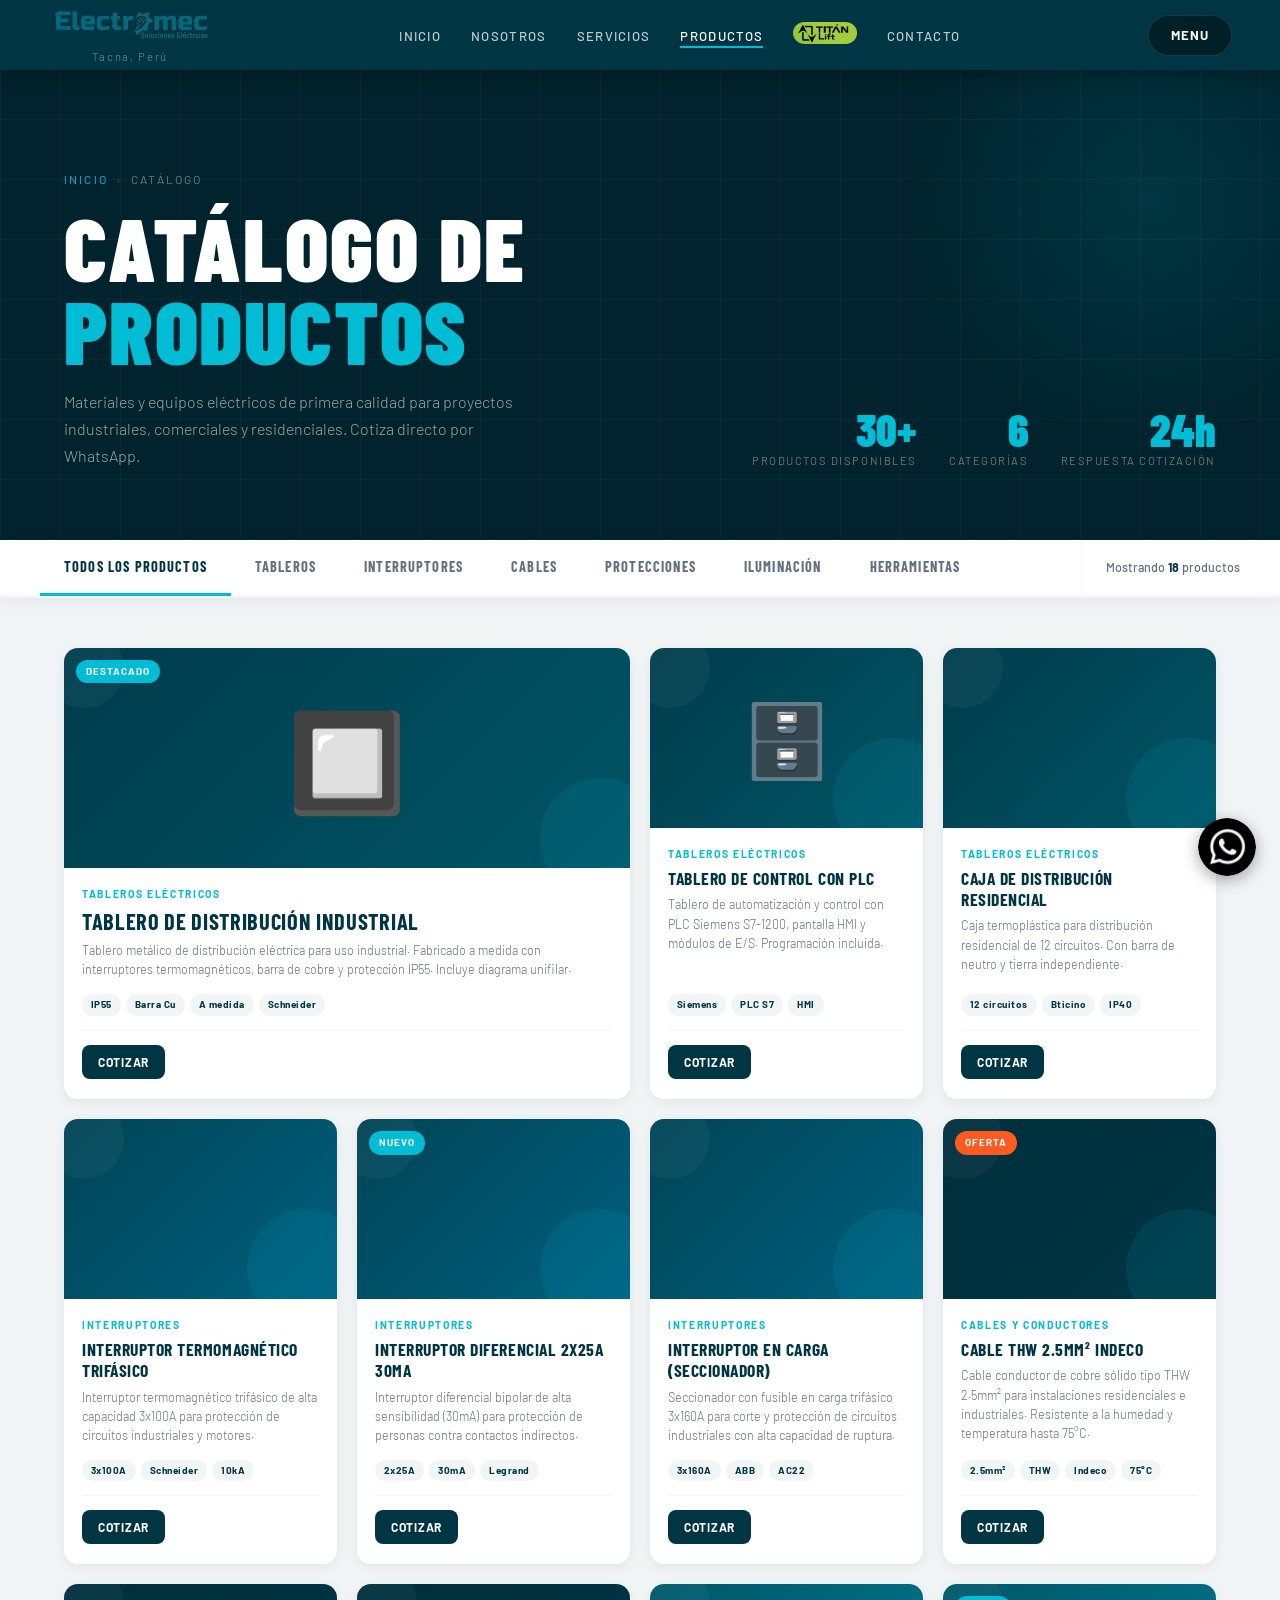
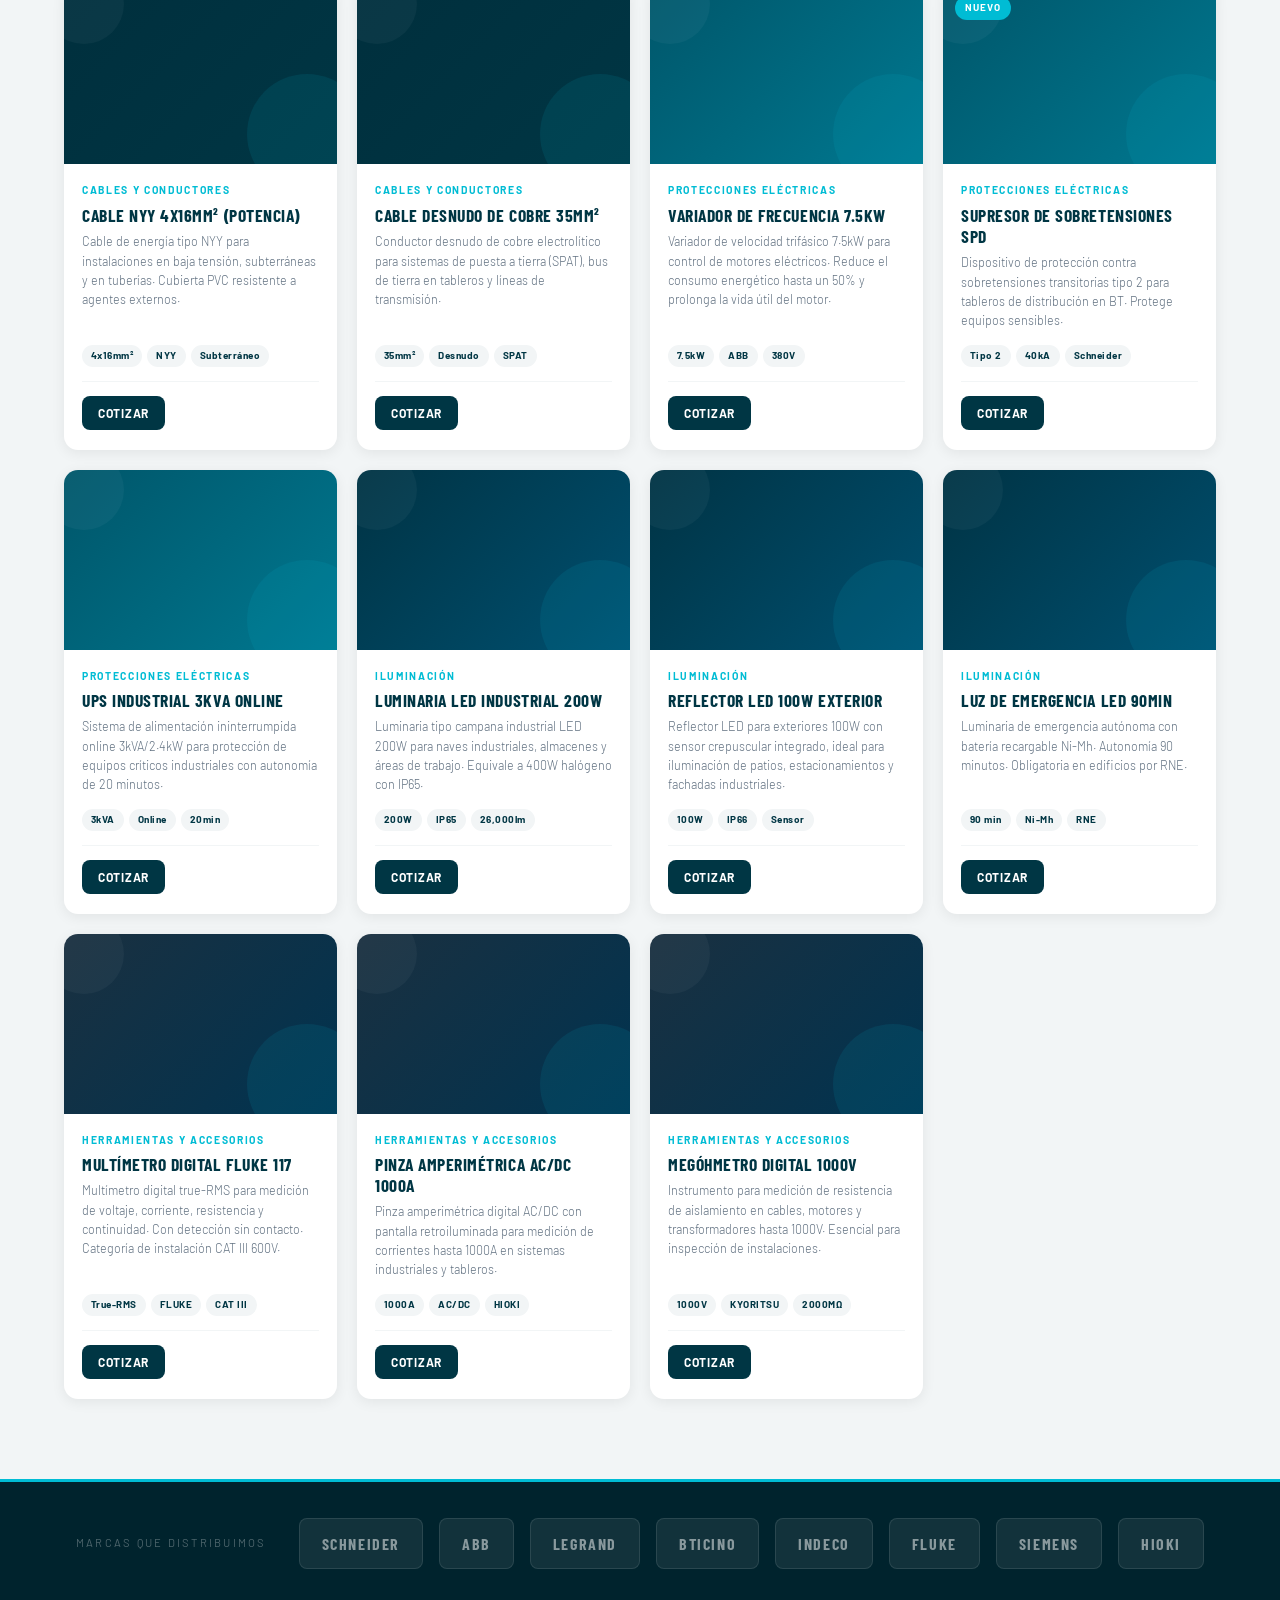
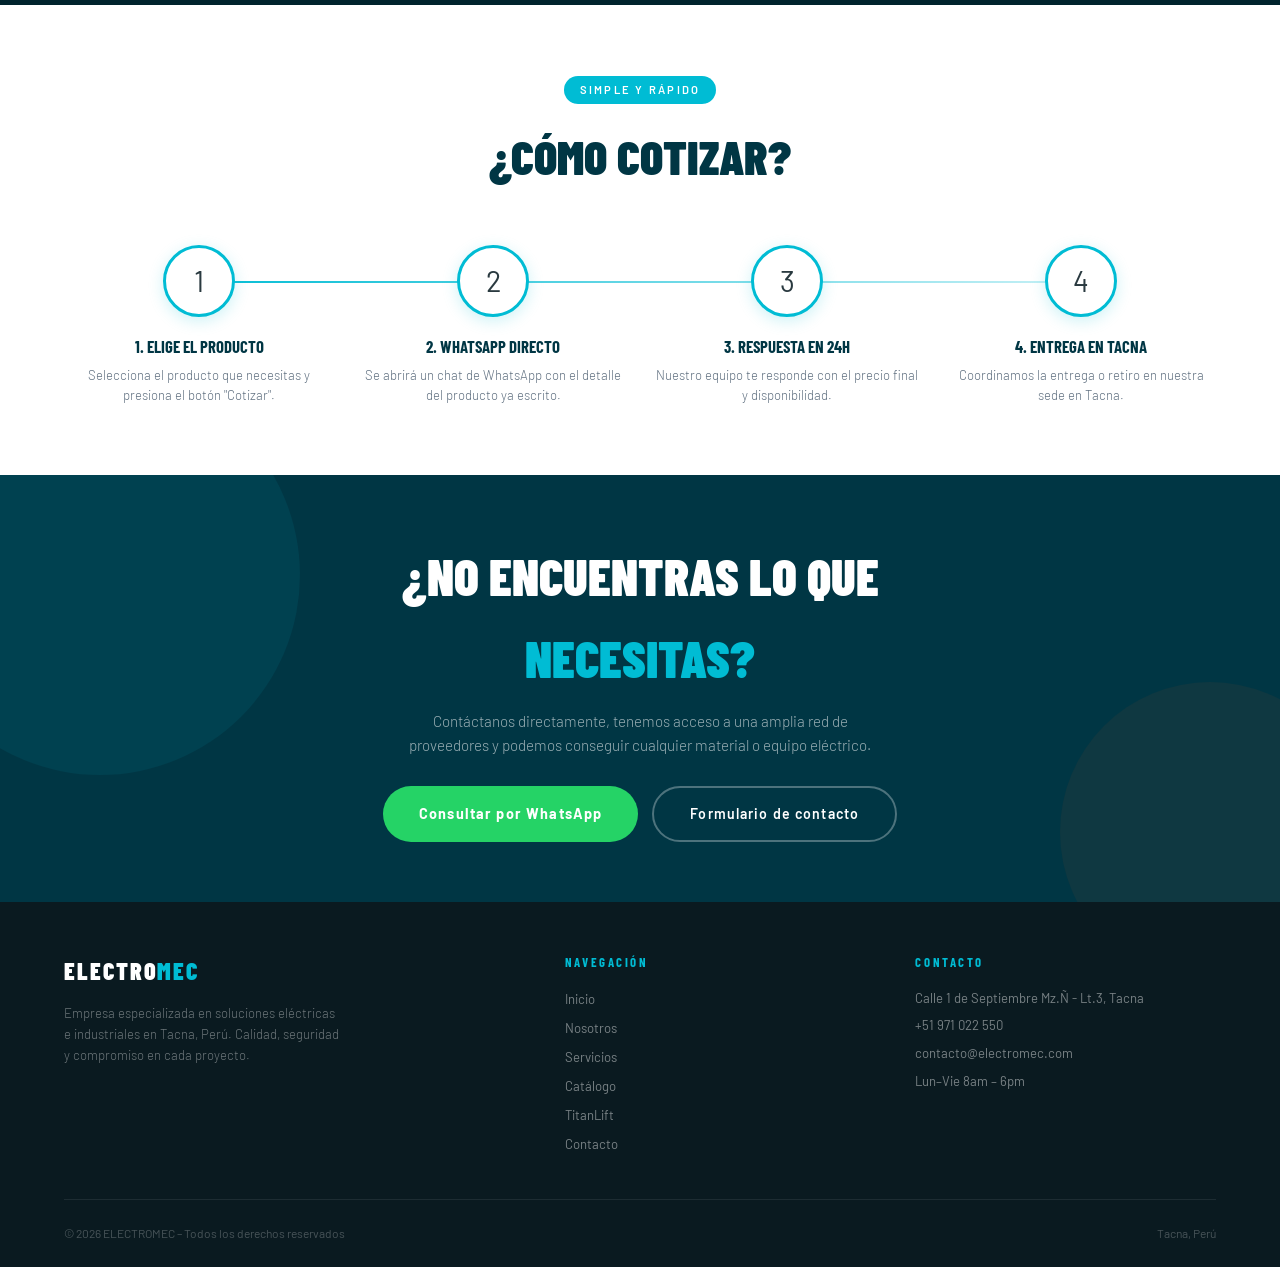
<file: catalogo.html>
<!DOCTYPE html>
<html lang="es">
<head>
    <meta name="viewport" content="width=device-width, initial-scale=1.0">
    <meta charset="UTF-8">
    <meta name="viewport" content="width=device-width, initial-scale=1.0">
    <title>ELECTROMEC | Catálogo de Productos</title>
    <meta name="description" content="Catálogo de materiales y equipos eléctricos industriales. Tableros, interruptores, cables, protecciones y más. Cotiza por WhatsApp.">
    <link href="https://fonts.googleapis.com/css2?family=Barlow+Condensed:wght@400;600;700;900&family=Barlow:wght@300;400;500&display=swap" rel="stylesheet">
    <style>
        :root {
            --primary:   rgb(0, 54, 68);
            --primary-d: rgb(0, 35, 45);
            --primary-l: rgb(0, 75, 95);
            --cyan:      #00bcd4;
            --cyan-d:    #0097a7;
            --orange:    #ff5a1f;
            --orange-d:  #e04a10;
            --light:     #f2f5f6;
            --white:     #ffffff;
            --gray:      #607080;
            --dark:      #0a1a20;
        }
        *, *::before, *::after { margin:0; padding:0; box-sizing:border-box; }
        html { scroll-behavior: smooth; }
        body { font-family:'Barlow',sans-serif; line-height:1.6; background:#fff; color:#2a3a40; overflow-x:hidden; }
        img  { display:block; max-width:100%; }
        a    { text-decoration:none; color:inherit; }
        .container { width:90%; max-width:1280px; margin:0 auto; }

        .section-tag { display:inline-block; background:var(--cyan); color:white; font-size:.7rem; letter-spacing:.2em; text-transform:uppercase; padding:5px 16px; border-radius:20px; margin-bottom:14px; font-weight:600; }
        .section-tag.naranja { background:var(--orange); }

        .anim { opacity:0; transform:translateY(28px); transition:opacity .6s ease, transform .6s ease; }
        .anim.visible { opacity:1; transform:translateY(0); }
        .anim-delay-1 { transition-delay:.06s; }
        .anim-delay-2 { transition-delay:.12s; }
        .anim-delay-3 { transition-delay:.18s; }
        .anim-delay-4 { transition-delay:.24s; }
        .anim-delay-5 { transition-delay:.30s; }
        .anim-delay-6 { transition-delay:.36s; }
        .anim-delay-7 { transition-delay:.42s; }
        .anim-delay-8 { transition-delay:.48s; }
         :root { 
            --tl-green:  #7dc10e;
            --tl-green-d:#5e9a00;
            --tl-green-l:#a8e033;
            --tl-black:  #0f0f0f;
            --tl-dark:   #1a1a1a;
        }
        .nav-tintalift {
            background: var(--tl-green) !important;
            color: var(--tl-black) !important;
            padding: 5px 14px !important;
            border-radius: 20px !important;
            font-weight: 700 !important;
        }
        .nav-tintalift:hover { background: var(--tl-green-l) !important; }
        .nav-tintalift::after { display: none !important; }
        .tintalift-link { color: var(--tl-green) !important; font-weight: 700 !important; }

        .tintalift-section { background: var(--tl-black); padding-bottom: 80px; }
        .tintalift-hero {
            background: linear-gradient(135deg, #4a7a00 0%, var(--tl-green) 55%, var(--tl-green-l) 100%);
            padding: 90px 0 70px; position: relative; overflow: hidden;
        }
        .tintalift-hero::before {
            content:''; position:absolute; top:-60px; right:-60px;
            width:350px; height:350px; border-radius:50%; background:rgba(255,255,255,.08);
        }
        .tintalift-hero::after {
            content:''; position:absolute; bottom:-80px; left:-40px;
            width:250px; height:250px; border-radius:50%; background:rgba(0,0,0,.1);
        }
        .tintalift-hero-inner { text-align:center; position:relative; z-index:1; }
        .tintalift-badge {
            display:inline-block; background:rgba(0,0,0,.22); color:var(--tl-black);
            font-size:.68rem; font-weight:700; letter-spacing:.2em; text-transform:uppercase;
            padding:5px 18px; border-radius:20px; margin-bottom:20px;
        }
        .tintalift-title {
            font-family:'Barlow Condensed',sans-serif;
            font-size:clamp(3.5rem,9vw,7rem); font-weight:900;
            line-height:1; margin-bottom:20px; letter-spacing:.04em;
        }
        .tintalift-title .tinta { color:var(--tl-black); }
        .tintalift-title .lift  { color:#fff; }
        .tintalift-sub {
            font-size:1.05rem; color:rgba(0,0,0,.75); max-width:600px;
            margin:0 auto 34px; font-weight:500;
        }
        .btn-tintalift {
            display:inline-block; background:var(--tl-black); color:var(--tl-green);
            padding:14px 36px; border-radius:40px; font-weight:700; font-size:.95rem;
            letter-spacing:.05em; transition:background .3s,color .3s,transform .2s;
            box-shadow:0 4px 20px rgba(0,0,0,.3);
        }
        .btn-tintalift:hover { background:#222; color:var(--tl-green-l); transform:translateY(-2px); }

        .tintalift-servicios {
            display:grid; grid-template-columns:repeat(auto-fit,minmax(240px,1fr));
            gap:24px; margin:60px 0 50px;
        }
        .tl-card {
            background:var(--tl-dark); border:1px solid rgba(125,193,14,.2);
            border-radius:16px; padding:28px;
            border-left: 3px solid var(--tl-green);
            transition:border-color .3s,transform .3s,box-shadow .3s;
        }
        .tl-card:hover { border-color:var(--tl-green); transform:translateY(-6px); box-shadow:0 16px 40px rgba(125,193,14,.15); }
        .tl-icon { font-size:2.4rem; margin-bottom:18px; display:block; }
        .tl-card h4 {
            font-family:'Barlow Condensed',sans-serif; font-size:1.2rem; font-weight:700;
            color:var(--tl-green); text-transform:uppercase; letter-spacing:.05em; margin-bottom:12px;
        }
        .tl-card p { color:rgba(255,255,255,.65); font-size:.92rem; line-height:1.7; }

        .tintalift-cta {
            background:linear-gradient(120deg,#4a7a00,var(--tl-green));
            border-radius:20px; padding:48px 40px; margin-bottom:10px;
        }
        .tintalift-cta-inner { display:flex; align-items:center; justify-content:space-between; gap:30px; flex-wrap:wrap; }
        .tintalift-cta h3 {
            font-family:'Barlow Condensed',sans-serif; font-size:1.8rem; font-weight:900;
            color:var(--tl-black); text-transform:uppercase; margin-bottom:8px;
        }
        .tintalift-cta p { color:rgba(0,0,0,.7); font-size:.95rem; }
        .tintalift-cta-btns { display:flex; gap:14px; flex-wrap:wrap; }
        .btn-tl-wa {
            background:var(--tl-black); color:var(--tl-green);
            padding:13px 28px; border-radius:30px; font-weight:700; font-size:.88rem;
            transition:background .25s,transform .2s;
        }
        .btn-tl-wa:hover { background:#111; transform:translateY(-2px); }
        .btn-tl-form {
            background:rgba(0,0,0,.18); color:var(--tl-black);
            padding:13px 28px; border-radius:30px; font-weight:700; font-size:.88rem;
            border:2px solid rgba(0,0,0,.3); transition:background .25s,transform .2s;
        }
        .btn-tl-form:hover { background:rgba(0,0,0,.3); transform:translateY(-2px); }

        .anim { opacity: 0; transform: translateY(32px); transition: opacity .65s ease, transform .65s ease; }
        .anim.visible { opacity:1; transform:translateY(0); }
        .anim-delay-1 { transition-delay:.08s; }
        .anim-delay-2 { transition-delay:.16s; }
        .anim-delay-3 { transition-delay:.24s; }
        .anim-delay-4 { transition-delay:.32s; }
        .anim-delay-5 { transition-delay:.40s; }
        .anim-delay-6 { transition-delay:.48s; }
        /* ══ HEADER ══════════════════════════════ */
        .header { background:var(--primary); position:sticky; top:0; z-index:1000; height:70px; display:flex; align-items:center; justify-content:space-between; padding:0 48px; box-shadow:0 2px 20px rgba(0,0,0,.35); }
        .logo-area {
        display: flex;
        flex-direction: column; /* coloca todo en vertical */
        align-items: center; /* opcional: centra */
        }
        .logo-area img { height: 39px; }
        .logo-area small {
        font-size: .7rem;
        font-weight: 400;
        color: rgba(255,255,255,.35);
        letter-spacing: .15em;
        display: block;
        margin-top: 4px; /* mejor positivo para separarlo */
        } 
        .logo-text { font-family:'Barlow Condensed',sans-serif; font-size:1.5rem; font-weight:900; color:white; letter-spacing:.08em; }
        .logo-text span { color:var(--cyan); }
        .nav-links { display:flex; gap:30px; list-style:none; }
        .nav-links a { color:rgba(255,255,255,.75); font-size:.82rem; font-weight:500; letter-spacing:.1em; text-transform:uppercase; transition:color .25s; position:relative; padding-bottom:2px; }
        .nav-links a::after { content:''; position:absolute; bottom:-2px; left:0; width:0; height:2px; background:var(--cyan); transition:width .3s; }
        .nav-links a:hover, .nav-links a.activo { color:white; }
        .nav-links a:hover::after, .nav-links a.activo::after { width:100%; }
        .menu-boton { background:rgba(0,0,0,.4); color:white; padding:9px 22px; border-radius:30px; cursor:pointer; font-weight:700; font-size:.82rem; letter-spacing:.08em; transition:background .3s; border:1px solid rgba(255,255,255,.1); }
        .menu-boton:hover { background:var(--cyan-d); }

        /* ══ PANEL MENÚ ══════════════════════════ */
        .menu-overlay { display:none; position:fixed; inset:0; background:rgba(0,0,0,.55); z-index:9998; backdrop-filter:blur(3px); }
        .menu-overlay.activo { display:block; }
        .panel-menu { position:fixed; top:0; right:-100%; width:100%; height:100%; display:flex; z-index:9999; transition:right .5s cubic-bezier(.4,0,.2,1); }
        .panel-menu.activo { right:0; }
        .menu-visual { flex:1; display:grid; grid-template-rows:repeat(2,1fr); overflow:hidden; }
        .menu-visual-item { position:relative; overflow:hidden; cursor:pointer; }
        .menu-visual-item img { width:100%; height:100%; object-fit:cover; transition:transform .5s ease; filter:brightness(.65); }
        .menu-visual-item:hover img { transform:scale(1.06); filter:brightness(.8); }
        .menu-visual-label { position:absolute; bottom:18px; left:22px; font-family:'Barlow Condensed',sans-serif; font-size:1.4rem; font-weight:900; color:white; text-transform:uppercase; letter-spacing:.06em; text-shadow:0 2px 8px rgba(0,0,0,.5); display:flex; align-items:center; gap:10px; }
        .menu-visual-label::before { content:''; width:28px; height:3px; background:var(--cyan); display:block; }
        .menu-nav { width:420px; flex-shrink:0; background:white; display:flex; flex-direction:column; padding:32px 40px 36px; overflow-y:auto; }
        .menu-nav-top { display:flex; justify-content:flex-end; margin-bottom:40px; }
        .cerrar-menu { display:flex; align-items:center; gap:8px; background:var(--light); border:none; cursor:pointer; padding:10px 20px; border-radius:30px; font-family:'Barlow',sans-serif; font-size:.82rem; font-weight:700; color:var(--primary); letter-spacing:.08em; transition:background .3s; }
        .cerrar-menu:hover { background:var(--primary); color:white; }
        .menu-nav-links { flex:1; display:flex; flex-direction:column; justify-content:center; gap:6px; }
        .menu-nav-link { font-family:'Barlow Condensed',sans-serif; font-size:2.8rem; font-weight:900; color:#ccc; text-transform:uppercase; letter-spacing:.02em; line-height:1.1; display:flex; align-items:center; gap:12px; padding:6px 0; opacity:0; transform:translateX(20px); transition:color .25s, transform .4s ease, opacity .4s ease; }
        .menu-nav-link::before { content:'▶'; font-size:1rem; color:var(--cyan); opacity:0; transform:translateX(-8px); transition:opacity .25s, transform .25s; }
        .menu-nav-link:hover { color:var(--primary); transform:translateX(6px) !important; }
        .menu-nav-link:hover::before { opacity:1; transform:translateX(0); }
        .menu-nav-link.activo { color:var(--primary); }
        .menu-nav-link.activo::before { opacity:1 !important; transform:translateX(0) !important; }
        .panel-menu.activo .menu-nav-link { opacity:1; transform:translateX(0); }
        /* Si se hace hover en cualquier link, ocultar la flecha del activo para no mostrar dos a la vez */
        .menu-nav-links:has(.menu-nav-link:hover) .menu-nav-link.activo::before { opacity:0 !important; transform:translateX(-8px) !important; }
        /* Pero si el hover es sobre el propio activo, mostrarla */
        .menu-nav-links:has(.menu-nav-link.activo:hover) .menu-nav-link.activo::before { opacity:1 !important; transform:translateX(0) !important; }
        .panel-menu.activo .menu-nav-link:nth-child(1) { transition-delay:.10s; }
        .panel-menu.activo .menu-nav-link:nth-child(2) { transition-delay:.17s; }
        .panel-menu.activo .menu-nav-link:nth-child(3) { transition-delay:.24s; }
        .panel-menu.activo .menu-nav-link:nth-child(4) { transition-delay:.31s; }
        .panel-menu.activo .menu-nav-link:nth-child(5) { transition-delay:.38s; }
        .menu-nav-cta { margin-top:32px; }
        .btn-menu-cta { display:block; text-align:center; background:var(--primary); color:white; padding:15px 30px; border-radius:8px; font-family:'Barlow',sans-serif; font-weight:700; font-size:.88rem; letter-spacing:.1em; text-transform:uppercase; margin-bottom:20px; transition:background .3s; }
        .btn-menu-cta:hover { background:var(--cyan-d); }
        .menu-nav-contact { font-size:.8rem; color:var(--gray); line-height:1.7; }
        .menu-nav-contact a { color:var(--gray); transition:color .3s; display:block; }
        .menu-nav-contact a:hover { color:var(--primary); }
        .menu-nav-social { display:flex; gap:10px; margin-top:12px; }
        .social-btn { width:34px; height:34px; background:var(--light); border-radius:50%; display:flex; align-items:center; justify-content:center; font-size:.85rem; font-weight:700; color:var(--primary); transition:background .3s,color .3s; }
        .social-btn:hover { background:var(--primary); color:white; }
        @media(max-width:768px){ .menu-visual{display:none;} .menu-nav{width:100%;} .menu-nav-link{font-size:2.2rem;} }

        /* ══ HERO ════════════════════════════════ */
        .hero {
            background: var(--primary-d);
            padding: 100px 0 70px;
            position: relative; overflow: hidden;
        }
        .hero::before {
            content:''; position:absolute; inset:0;
            background-image:
                repeating-linear-gradient(90deg, rgba(255,255,255,.03) 0, rgba(255,255,255,.03) 1px, transparent 1px, transparent 60px),
                repeating-linear-gradient(0deg,  rgba(255,255,255,.03) 0, rgba(255,255,255,.03) 1px, transparent 1px, transparent 60px);
        }
        .hero-circle {
            position:absolute; right:-120px; top:-120px;
            width:500px; height:500px; border-radius:50%;
            background:radial-gradient(circle, rgba(0,188,212,.12) 0%, transparent 70%);
        }
        .hero-inner { position:relative; z-index:1; display:flex; justify-content:space-between; align-items:flex-end; flex-wrap:wrap; gap:30px; }
        .hero-texto { max-width:600px; }
        .hero-breadcrumb { display:flex; align-items:center; gap:8px; font-size:.75rem; letter-spacing:.18em; text-transform:uppercase; color:rgba(255,255,255,.4); margin-bottom:16px; }
        .hero-breadcrumb a { color:var(--cyan); }
        .hero-breadcrumb span { color:rgba(255,255,255,.2); }
        .hero-texto h1 { font-family:'Barlow Condensed',sans-serif; font-size:clamp(3rem,7vw,6rem); font-weight:900; line-height:.92; text-transform:uppercase; color:white; letter-spacing:.02em; }
        .hero-texto h1 em { font-style:normal; color:var(--cyan); }
        .hero-texto p { margin-top:18px; font-size:1rem; color:rgba(255,255,255,.6); font-weight:300; max-width:480px; line-height:1.7; }
        .hero-stats { display:flex; gap:32px; flex-wrap:wrap; }
        .hero-stat { text-align:right; }
        .hero-stat-num { font-family:'Barlow Condensed',sans-serif; font-size:2.8rem; font-weight:900; color:var(--cyan); line-height:1; }
        .hero-stat-label { font-size:.7rem; letter-spacing:.14em; text-transform:uppercase; color:rgba(255,255,255,.4); }

        /* ══ BARRA FILTROS ═══════════════════════ */
        .filtros-bar {
            background: white;
            border-bottom: 2px solid var(--light);
            position: sticky; top: 70px; z-index: 100;
            box-shadow: 0 4px 20px rgba(0,0,0,.06);
        }
        .filtros-inner {
            display: flex; align-items: center; gap: 0;
            overflow-x: auto; padding: 0 40px;
            scrollbar-width: none;
        }
        .filtros-inner::-webkit-scrollbar { display:none; }
        .filtro-btn {
            padding: 18px 24px;
            font-family:'Barlow Condensed',sans-serif;
            font-size:.9rem; font-weight:700; letter-spacing:.08em; text-transform:uppercase;
            color: var(--gray); background: transparent; border: none;
            cursor: pointer; white-space: nowrap;
            border-bottom: 3px solid transparent;
            transition: color .25s, border-color .25s;
            position: relative;
        }
        .filtro-btn:hover { color: var(--primary); }
        .filtro-btn.activo { color: var(--primary); border-bottom-color: var(--cyan); }
        .filtros-count {
            margin-left: auto; flex-shrink: 0;
            font-size:.78rem; color:var(--gray); font-weight:500;
            padding: 18px 0 18px 24px;
            border-left: 1px solid var(--light);
            white-space: nowrap;
        }
        .filtros-count span { color:var(--primary); font-weight:700; }

        /* ══ CATÁLOGO LAYOUT ══════════════════════ */
        .catalogo-layout {
            padding: 50px 0 80px;
            background: var(--light);
        }

        /* ══ GRID PRODUCTOS ══════════════════════ */
        .productos-grid {
            display: grid;
            grid-template-columns: repeat(4, 1fr);
            gap: 20px;
        }

        /* ══ PRODUCT CARD ════════════════════════ */
        .product-card {
            background: white;
            border-radius: 14px;
            overflow: hidden;
            box-shadow: 0 3px 14px rgba(0,0,0,.07);
            transition: transform .35s, box-shadow .35s;
            display: flex; flex-direction: column;
            position: relative;
        }
        .product-card:hover { transform:translateY(-7px); box-shadow:0 16px 40px rgba(0,54,68,.14); }
        .product-card.oculto { display:none; }

        .product-badge {
            position:absolute; top:12px; left:12px;
            background:var(--orange); color:white;
            font-size:.62rem; font-weight:700; letter-spacing:.1em;
            text-transform:uppercase; padding:4px 10px; border-radius:20px;
            z-index:1;
        }
        .product-badge.nuevo { background:var(--cyan); }
        .product-badge.oferta { background:var(--orange); }

        .product-img-wrap {
            height: 180px;
            background: linear-gradient(135deg, var(--primary) 0%, var(--primary-l) 100%);
            display: flex; align-items: center; justify-content: center;
            position: relative; overflow: hidden;
            font-size: 4.5rem;
        }
        .product-img-wrap::after {
            content:''; position:absolute;
            bottom:-30px; right:-30px;
            width:120px; height:120px; border-radius:50%;
            background:rgba(0,188,212,.1);
        }
        .product-img-wrap::before {
            content:''; position:absolute;
            top:-20px; left:-20px;
            width:80px; height:80px; border-radius:50%;
            background:rgba(255,255,255,.04);
        }
        /* variaciones de color por categoría */
        .product-card[data-cat="tableros"]     .product-img-wrap { background:linear-gradient(135deg, #003c4c, #005566); }
        .product-card[data-cat="interruptores"] .product-img-wrap { background:linear-gradient(135deg, #004455, #006080); }
        .product-card[data-cat="cables"]       .product-img-wrap { background:linear-gradient(135deg, #002f3d, var(--primary)); }
        .product-card[data-cat="protecciones"] .product-img-wrap { background:linear-gradient(135deg, #00566a, #007890); }
        .product-card[data-cat="iluminacion"]  .product-img-wrap { background:linear-gradient(135deg, #003344, #005070); }
        .product-card[data-cat="herramientas"] .product-img-wrap { background:linear-gradient(135deg, #1a3040, #003350); }

        .product-body { padding:18px 18px 20px; flex:1; display:flex; flex-direction:column; }

        .product-categoria {
            font-size:.65rem; font-weight:700; letter-spacing:.16em;
            text-transform:uppercase; color:var(--cyan); margin-bottom:6px;
        }
        .product-body h3 {
            font-family:'Barlow Condensed',sans-serif; font-size:1.1rem; font-weight:700;
            color:var(--primary); text-transform:uppercase; letter-spacing:.03em;
            margin-bottom:6px; line-height:1.2;
        }
        .product-body p {
            font-size:.78rem; color:var(--gray); line-height:1.55;
            font-weight:300; flex:1; margin-bottom:14px;
        }
        .product-specs {
            display:flex; flex-wrap:wrap; gap:5px; margin-bottom:14px;
        }
        .product-spec {
            background:var(--light); color:var(--primary);
            font-size:.62rem; padding:3px 9px; border-radius:20px;
            font-weight:700; letter-spacing:.05em;
        }
        .product-footer {
            display:flex; align-items:center; justify-content:space-between;
            padding-top:14px; border-top:1px solid var(--light);
        }
        .product-precio {
            font-family:'Barlow Condensed',sans-serif;
            font-size:1.55rem; font-weight:900; color:var(--orange); line-height:1;
        }
        .product-precio-unit { font-size:.72rem; font-weight:400; color:var(--gray); display:block; }
        .btn-cotizar {
            background:var(--primary); color:white; border:none;
            padding:10px 16px; border-radius:8px; cursor:pointer;
            font-family:'Barlow',sans-serif; font-size:.75rem; font-weight:700;
            letter-spacing:.06em; text-transform:uppercase;
            transition:background .3s; display:flex; align-items:center; gap:5px;
            white-space:nowrap;
        }
        .btn-cotizar:hover { background:var(--cyan-d); }

        /* ══ HIGHLIGHT CARD (producto destacado) ═ */
        .product-card.destacado {
            grid-column: span 2;
        }
        .product-card.destacado .product-img-wrap {
            height: 220px; font-size: 6rem;
        }
        .product-card.destacado .product-body h3 { font-size:1.4rem; }

        /* ══ BANNER MARCAS ════════════════════════ */
        .marcas-strip {
            background: var(--primary-d);
            padding: 36px 0;
            border-top: 3px solid var(--cyan);
        }
        .marcas-strip-inner { display:flex; align-items:center; justify-content:center; gap:16px; flex-wrap:wrap; }
        .marcas-label { font-size:.7rem; letter-spacing:.2em; text-transform:uppercase; color:rgba(255,255,255,.3); margin-right:16px; white-space:nowrap; }
        .marca-pill {
            background:rgba(255,255,255,.07); border:1px solid rgba(255,255,255,.1);
            border-radius:8px; padding:12px 22px;
            font-family:'Barlow Condensed',sans-serif; font-size:1rem; font-weight:700;
            letter-spacing:.1em; color:rgba(255,255,255,.5);
            transition:background .3s,color .3s;
        }
        .marca-pill:hover { background:rgba(0,188,212,.15); color:var(--cyan); }

        /* ══ COMO COMPRAR ════════════════════════ */
        .como-comprar { padding:70px 0; background:white; }
        .como-header { text-align:center; margin-bottom:50px; }
        .como-header h2 { font-family:'Barlow Condensed',sans-serif; font-size:clamp(2rem,4vw,3rem); font-weight:900; color:var(--primary); text-transform:uppercase; }
        .como-steps { display:grid; grid-template-columns:repeat(4,1fr); gap:24px; position:relative; }
        .como-steps::before {
            content:''; position:absolute; top:36px; left:10%; right:10%; height:2px;
            background:linear-gradient(90deg, var(--cyan), rgba(0,188,212,.2));
            z-index:0;
        }
        .como-step { text-align:center; position:relative; z-index:1; }
        .como-num {
            width:72px; height:72px; border-radius:50%;
            background:white; border:3px solid var(--cyan);
            display:flex; align-items:center; justify-content:center;
            margin:0 auto 16px; font-size:1.8rem;
            box-shadow:0 4px 16px rgba(0,188,212,.2);
        }
        .como-step h4 { font-family:'Barlow Condensed',sans-serif; font-size:1.05rem; font-weight:700; color:var(--primary); text-transform:uppercase; margin-bottom:6px; }
        .como-step p { font-size:.82rem; color:var(--gray); line-height:1.5; font-weight:300; }

        /* ══ CTA BANNER ══════════════════════════ */
        .cta-banner {
            background: var(--primary);
            padding: 60px 0;
            text-align: center;
            position: relative; overflow: hidden;
        }
        .cta-banner::before {
            content:''; position:absolute; left:-100px; top:-100px;
            width:400px; height:400px; border-radius:50%;
            background:rgba(0,188,212,.08);
        }
        .cta-banner::after {
            content:''; position:absolute; right:-80px; bottom:-80px;
            width:300px; height:300px; border-radius:50%;
            background:rgba(255,90,31,.06);
        }
        .cta-banner h2 { font-family:'Barlow Condensed',sans-serif; font-size:clamp(2rem,4vw,3.2rem); font-weight:900; color:white; text-transform:uppercase; margin-bottom:10px; position:relative; z-index:1; }
        .cta-banner h2 span { color:var(--cyan); }
        .cta-banner p { color:rgba(255,255,255,.6); max-width:480px; margin:0 auto 28px; font-size:.95rem; font-weight:300; position:relative; z-index:1; }
        .cta-btns { display:flex; gap:14px; justify-content:center; flex-wrap:wrap; position:relative; z-index:1; }
        .btn-wa-big { background:#25d366; color:white; padding:15px 36px; border-radius:40px; font-weight:700; font-size:.9rem; letter-spacing:.08em; display:inline-flex; align-items:center; gap:10px; transition:background .3s,transform .2s; }
        .btn-wa-big:hover { background:#1db954; transform:translateY(-2px); }
        .btn-outline-white { border:2px solid rgba(255,255,255,.3); color:white; padding:15px 36px; border-radius:40px; font-weight:600; font-size:.88rem; letter-spacing:.08em; transition:border-color .3s,background .3s; }
        .btn-outline-white:hover { border-color:var(--cyan); background:rgba(0,188,212,.1); }

        /* ══ FOOTER ══════════════════════════════ */
        .footer { background:var(--dark); padding:50px 0 24px; }
        .footer-grid { display:grid; grid-template-columns:1.5fr 1fr 1fr; gap:50px; padding-bottom:36px; border-bottom:1px solid rgba(255,255,255,.08); margin-bottom:24px; }
        .footer-brand p { font-size:.82rem; color:rgba(255,255,255,.4); line-height:1.6; margin-top:12px; font-weight:300; max-width:280px; }
        .footer-col h4 { font-family:'Barlow Condensed',sans-serif; font-size:.8rem; font-weight:700; letter-spacing:.2em; text-transform:uppercase; color:var(--cyan); margin-bottom:16px; }
        .footer-col a { display:block; font-size:.82rem; color:rgba(255,255,255,.45); margin-bottom:8px; transition:color .3s; }
        .footer-col a:hover { color:white; }
        .footer-col p { font-size:.82rem; color:rgba(255,255,255,.45); margin-bottom:8px; line-height:1.5; }
        .footer-bottom { display:flex; justify-content:space-between; font-size:.75rem; color:rgba(255,255,255,.25); }

        .whatsapp { position:fixed; bottom:24px; right:24px; width:58px; height:58px; z-index:1000; }
        .whatsapp img { width:100%; height:100%; border-radius:50%; box-shadow:0 4px 16px rgba(0,0,0,.35); transition:transform .3s; }
        .whatsapp img:hover { transform:scale(1.12); }

        @keyframes fadeUp { from{opacity:0;transform:translateY(24px);} to{opacity:1;transform:translateY(0);} }

        /* ══ RESPONSIVE ══════════════════════════ */
        @media(max-width:1200px) { .productos-grid { grid-template-columns:repeat(3,1fr); } }
        @media(max-width:900px)  {
            .productos-grid { grid-template-columns:repeat(2,1fr); }
            .product-card.destacado { grid-column:span 1; }
            .como-steps { grid-template-columns:repeat(2,1fr); }
            .como-steps::before { display:none; }
            .footer-grid { grid-template-columns:1fr 1fr; }
        }
        @media(max-width:600px)  {
            .header { padding:0 16px; }
            .nav-links { display:none; }
            .productos-grid { grid-template-columns:1fr; }
            .filtros-inner { padding:0 16px; overflow-x:auto; white-space:nowrap; }
            .filtro-btn { flex-shrink:0; }
            .hero { padding:80px 0 50px; }
            .hero h1 { font-size:clamp(2rem,9vw,3rem); }
            .footer-grid { grid-template-columns:1fr; gap:28px; }
            .footer-bottom { flex-direction:column; gap:8px; text-align:center; }
            .como-steps { grid-template-columns:1fr; }
        }
        @media(max-width:400px) {
            .productos-grid { grid-template-columns:1fr; }
            .product-img { height:140px; }
        }
    </style>
    <!-- Open Graph / WhatsApp -->
    <meta property="og:type"        content="website">
    <meta property="og:url"         content="https://electromec.pe/catalogo.html">
    <meta property="og:title"       content="ELECTROMEC – Soluciones Eléctricas Industriales">
    <meta property="og:description" content="Especialistas en instalaciones eléctricas, tableros industriales, ascensores y mantenimiento en Tacna, Perú.">
    <meta property="og:image"       content="img/carrusel1.jpg">
    <meta property="og:locale"      content="es_PE">
</head>
<body>

<!-- HEADER -->
<header class="header">
    <a href="index.html" class="logo-area">
        <img src="img/lofo.png" alt="Electromec" onerror="this.style.display='none'">
        <small class="by"> Tacna, Perú</small>

    </a>
    <ul class="nav-links">
        <li><a href="index.html">Inicio</a></li>
        <li><a href="nosotros.html">Nosotros</a></li>
        <li><a href="servicios.html">Servicios</a></li>
        <li><a href="catalogo.html" class="activo">Productos</a></li>
        <li><a href="titanlift.html"><img src="img/iconotintan.png" alt="TitanLift" style="height:22px;vertical-align:middle;" loading="lazy"></a></li>
        <li><a href="index.html#contacto">Contacto</a></li>
    </ul>
    <div class="menu-boton" onclick="abrirMenu()">MENU</div>
</header>

<div class="menu-overlay" id="menuOverlay" onclick="cerrarMenu()"></div>

<!-- PANEL MENÚ LATERAL -->
<div id="panelMenu" class="panel-menu">
    <div class="menu-visual">
        <div class="menu-visual-item" onclick="location.href='servicios.html'">
            <img src="img/carrusel2.jpg" alt="Servicios" loading="lazy">
            <div class="menu-visual-label">Servicios</div>
            <div class="menu-visual-logo"><img src="img/logo.3.png" alt="" onerror="this.style.display='none'" loading="lazy"></div>
        </div>
        <div class="menu-visual-item" onclick="location.href='catalogo.html'">
            <img src="img/carrusel3.jpeg" alt="Productos" loading="lazy">
            <div class="menu-visual-label">Productos</div>
            <div class="menu-visual-logo"><img src="img/logo.3.png" alt="" onerror="this.style.display='none'" loading="lazy"></div>
        </div>
    </div>
    <div class="menu-nav">
        <div class="menu-nav-top">
            <button class="cerrar-menu" onclick="cerrarMenu()">Cerrar</button>
        </div>
        <nav class="menu-nav-links">
            <a href="index.html"           class="menu-nav-link">Inicio</a>
            <a href="nosotros.html"        class="menu-nav-link">Nosotros</a>
            <a href="servicios.html"       class="menu-nav-link">Servicios</a>
            <a href="catalogo.html"        class="menu-nav-link activo">Productos</a>
            <a href="titanlift.html"       class="menu-nav-link">TitanLift</a>
            <a href="index.html#contacto"  class="menu-nav-link">Contáctanos</a>
        </nav>
        <div class="menu-nav-cta">
            <a href="index.html#contacto" class="btn-menu-cta">Solicita tu presupuesto</a>
            <div class="menu-nav-contact">
                <a href="mailto:contacto@electromec.com">contacto@electromec.com</a>
                <a href="tel:+51971022550">+51 971 022 550</a>
            </div>
            <div class="menu-nav-social">
                <a href="#" class="social-btn">f</a>
                <a href="#" class="social-btn">in</a>
                <a href="https://wa.me/51971022550" target="_blank" class="social-btn">wa</a>
            </div>
        </div>
    </div>
</div>

<!-- ══ HERO ══════════════════════════════════ -->
<section class="hero">
    <div class="hero-circle"></div>
    <div class="container">
        <div class="hero-inner">
            <div class="hero-texto" style="animation:fadeUp .7s ease both">
                <div class="hero-breadcrumb">
                    <a href="index.html">Inicio</a>
                    <span>›</span>
                    Catálogo
                </div>
                <h1>CATÁLOGO DE<br><em>PRODUCTOS</em></h1>
                <p>Materiales y equipos eléctricos de primera calidad para proyectos industriales, comerciales y residenciales. Cotiza directo por WhatsApp.</p>
            </div>
            <div class="hero-stats" style="animation:fadeUp .7s .2s ease both">
                <div class="hero-stat">
                    <div class="hero-stat-num">30+</div>
                    <div class="hero-stat-label">Productos disponibles</div>
                </div>
                <div class="hero-stat">
                    <div class="hero-stat-num">6</div>
                    <div class="hero-stat-label">Categorías</div>
                </div>
                <div class="hero-stat">
                    <div class="hero-stat-num">24h</div>
                    <div class="hero-stat-label">Respuesta cotización</div>
                </div>
            </div>
        </div>
    </div>
</section>

<!-- ══ FILTROS ════════════════════════════════ -->
<div class="filtros-bar">
    <div class="filtros-inner">
        <button class="filtro-btn activo" data-filtro="todos">Todos los productos</button>
        <button class="filtro-btn" data-filtro="tableros">Tableros</button>
        <button class="filtro-btn" data-filtro="interruptores">Interruptores</button>
        <button class="filtro-btn" data-filtro="cables">Cables</button>
        <button class="filtro-btn" data-filtro="protecciones">Protecciones</button>
        <button class="filtro-btn" data-filtro="iluminacion">Iluminación</button>
        <button class="filtro-btn" data-filtro="herramientas">Herramientas</button>
        <div class="filtros-count">Mostrando <span id="contadorVisible">18</span> productos</div>
    </div>
</div>

<!-- ══ CATÁLOGO ═══════════════════════════════ -->
<section class="catalogo-layout">
    <div class="container">
        <div class="productos-grid" id="productosGrid">

            <!-- TABLEROS -->
            <div class="product-card destacado anim anim-delay-1" data-cat="tableros">
                <span class="product-badge nuevo">Destacado</span>
                <div class="product-img-wrap">🔲</div>
                <div class="product-body">
                    <div class="product-categoria">Tableros eléctricos</div>
                    <h3>Tablero de Distribución Industrial</h3>
                    <p>Tablero metálico de distribución eléctrica para uso industrial. Fabricado a medida con interruptores termomagnéticos, barra de cobre y protección IP55. Incluye diagrama unifilar.</p>
                    <div class="product-specs">
                        <span class="product-spec">IP55</span>
                        <span class="product-spec">Barra Cu</span>
                        <span class="product-spec">A medida</span>
                        <span class="product-spec">Schneider</span>
                    </div>
                    <div class="product-footer">
                        <button class="btn-cotizar" onclick="cotizar('Tablero de Distribución Industrial', 950)">Cotizar</button>
                    </div>
                </div>
            </div>

            <div class="product-card anim anim-delay-2" data-cat="tableros">
                <div class="product-img-wrap">🗄️</div>
                <div class="product-body">
                    <div class="product-categoria">Tableros eléctricos</div>
                    <h3>Tablero de Control con PLC</h3>
                    <p>Tablero de automatización y control con PLC Siemens S7-1200, pantalla HMI y módulos de E/S. Programación incluida.</p>
                    <div class="product-specs">
                        <span class="product-spec">Siemens</span>
                        <span class="product-spec">PLC S7</span>
                        <span class="product-spec">HMI</span>
                    </div>
                    <div class="product-footer">
                        <button class="btn-cotizar" onclick="cotizar('Tablero de Control con PLC', 3200)">Cotizar</button>
                    </div>
                </div>
            </div>

            <div class="product-card anim anim-delay-3" data-cat="tableros">
                <div class="product-img-wrap"></div>
                <div class="product-body">
                    <div class="product-categoria">Tableros eléctricos</div>
                    <h3>Caja de Distribución Residencial</h3>
                    <p>Caja termoplástica para distribución residencial de 12 circuitos. Con barra de neutro y tierra independiente.</p>
                    <div class="product-specs">
                        <span class="product-spec">12 circuitos</span>
                        <span class="product-spec">Bticino</span>
                        <span class="product-spec">IP40</span>
                    </div>
                    <div class="product-footer">
                        
                        <button class="btn-cotizar" onclick="cotizar('Caja de Distribución Residencial 12 cto', 180)">Cotizar</button>
                    </div>
                </div>
            </div>

            <!-- INTERRUPTORES -->
            <div class="product-card anim anim-delay-1" data-cat="interruptores">
                <div class="product-img-wrap"></div>
                <div class="product-body">
                    <div class="product-categoria">Interruptores</div>
                    <h3>Interruptor Termomagnético Trifásico</h3>
                    <p>Interruptor termomagnético trifásico de alta capacidad 3x100A para protección de circuitos industriales y motores.</p>
                    <div class="product-specs">
                        <span class="product-spec">3x100A</span>
                        <span class="product-spec">Schneider</span>
                        <span class="product-spec">10kA</span>
                    </div>
                    <div class="product-footer">
                        <button class="btn-cotizar" onclick="cotizar('Interruptor Trifásico 3x100A', 120)">Cotizar</button>
                    </div>
                </div>
            </div>

            <div class="product-card anim anim-delay-2" data-cat="interruptores">
                <span class="product-badge nuevo">Nuevo</span>
                <div class="product-img-wrap"></div>
                <div class="product-body">
                    <div class="product-categoria">Interruptores</div>
                    <h3>Interruptor Diferencial 2x25A 30mA</h3>
                    <p>Interruptor diferencial bipolar de alta sensibilidad (30mA) para protección de personas contra contactos indirectos.</p>
                    <div class="product-specs">
                        <span class="product-spec">2x25A</span>
                        <span class="product-spec">30mA</span>
                        <span class="product-spec">Legrand</span>
                    </div>
                    <div class="product-footer">
                        <button class="btn-cotizar" onclick="cotizar('Interruptor Diferencial 2x25A 30mA', 65)">Cotizar</button>
                    </div>
                </div>
            </div>

            <div class="product-card anim anim-delay-3" data-cat="interruptores">
                <div class="product-img-wrap"></div>
                <div class="product-body">
                    <div class="product-categoria">Interruptores</div>
                    <h3>Interruptor en Carga (Seccionador)</h3>
                    <p>Seccionador con fusible en carga trifásico 3x160A para corte y protección de circuitos industriales con alta capacidad de ruptura.</p>
                    <div class="product-specs">
                        <span class="product-spec">3x160A</span>
                        <span class="product-spec">ABB</span>
                        <span class="product-spec">AC22</span>
                    </div>
                    <div class="product-footer">
                        <button class="btn-cotizar" onclick="cotizar('Seccionador en Carga 3x160A', 245)">Cotizar</button>
                    </div>
                </div>
            </div>

            <!-- CABLES -->
            <div class="product-card anim anim-delay-1" data-cat="cables">
                <span class="product-badge oferta">Oferta</span>
                <div class="product-img-wrap"></div>
                <div class="product-body">
                    <div class="product-categoria">Cables y conductores</div>
                    <h3>Cable THW 2.5mm² INDECO</h3>
                    <p>Cable conductor de cobre sólido tipo THW 2.5mm² para instalaciones residenciales e industriales. Resistente a la humedad y temperatura hasta 75°C.</p>
                    <div class="product-specs">
                        <span class="product-spec">2.5mm²</span>
                        <span class="product-spec">THW</span>
                        <span class="product-spec">Indeco</span>
                        <span class="product-spec">75°C</span>
                    </div>
                    <div class="product-footer">
                        <button class="btn-cotizar" onclick="cotizar('Cable THW 2.5mm² INDECO x100m', 80)">Cotizar</button>
                    </div>
                </div>
            </div>

            <div class="product-card anim anim-delay-2" data-cat="cables">
                <div class="product-img-wrap"></div>
                <div class="product-body">
                    <div class="product-categoria">Cables y conductores</div>
                    <h3>Cable NYY 4x16mm² (Potencia)</h3>
                    <p>Cable de energía tipo NYY para instalaciones en baja tensión, subterráneas y en tuberías. Cubierta PVC resistente a agentes externos.</p>
                    <div class="product-specs">
                        <span class="product-spec">4x16mm²</span>
                        <span class="product-spec">NYY</span>
                        <span class="product-spec">Subterráneo</span>
                    </div>
                    <div class="product-footer">
                        <button class="btn-cotizar" onclick="cotizar('Cable NYY 4x16mm² x50m', 320)">Cotizar</button>
                    </div>
                </div>
            </div>

            <div class="product-card anim anim-delay-3" data-cat="cables">
                <div class="product-img-wrap"></div>
                <div class="product-body">
                    <div class="product-categoria">Cables y conductores</div>
                    <h3>Cable Desnudo de Cobre 35mm²</h3>
                    <p>Conductor desnudo de cobre electrolítico para sistemas de puesta a tierra (SPAT), bus de tierra en tableros y líneas de transmisión.</p>
                    <div class="product-specs">
                        <span class="product-spec">35mm²</span>
                        <span class="product-spec">Desnudo</span>
                        <span class="product-spec">SPAT</span>
                    </div>
                    <div class="product-footer">
                        <button class="btn-cotizar" onclick="cotizar('Cable Desnudo Cu 35mm² x25m', 140)">Cotizar</button>
                    </div>
                </div>
            </div>

            <!-- PROTECCIONES -->
            <div class="product-card anim anim-delay-1" data-cat="protecciones">
                <div class="product-img-wrap"></div>
                <div class="product-body">
                    <div class="product-categoria">Protecciones eléctricas</div>
                    <h3>Variador de Frecuencia 7.5kW</h3>
                    <p>Variador de velocidad trifásico 7.5kW para control de motores eléctricos. Reduce el consumo energético hasta un 50% y prolonga la vida útil del motor.</p>
                    <div class="product-specs">
                        <span class="product-spec">7.5kW</span>
                        <span class="product-spec">ABB</span>
                        <span class="product-spec">380V</span>
                    </div>
                    <div class="product-footer">
                        <button class="btn-cotizar" onclick="cotizar('Variador de Frecuencia 7.5kW ABB', 1450)">Cotizar</button>
                    </div>
                </div>
            </div>

            <div class="product-card anim anim-delay-2" data-cat="protecciones">
                <span class="product-badge nuevo">Nuevo</span>
                <div class="product-img-wrap"></div>
                <div class="product-body">
                    <div class="product-categoria">Protecciones eléctricas</div>
                    <h3>Supresor de Sobretensiones SPD</h3>
                    <p>Dispositivo de protección contra sobretensiones transitorias tipo 2 para tableros de distribución en BT. Protege equipos sensibles.</p>
                    <div class="product-specs">
                        <span class="product-spec">Tipo 2</span>
                        <span class="product-spec">40kA</span>
                        <span class="product-spec">Schneider</span>
                    </div>
                    <div class="product-footer">
                        <button class="btn-cotizar" onclick="cotizar('Supresor de Sobretensiones SPD Tipo 2', 280)">Cotizar</button>
                    </div>
                </div>
            </div>

            <div class="product-card anim anim-delay-3" data-cat="protecciones">
                <div class="product-img-wrap"></div>
                <div class="product-body">
                    <div class="product-categoria">Protecciones eléctricas</div>
                    <h3>UPS Industrial 3kVA Online</h3>
                    <p>Sistema de alimentación ininterrumpida online 3kVA/2.4kW para protección de equipos críticos industriales con autonomía de 20 minutos.</p>
                    <div class="product-specs">
                        <span class="product-spec">3kVA</span>
                        <span class="product-spec">Online</span>
                        <span class="product-spec">20min</span>
                    </div>
                    <div class="product-footer">
                        <button class="btn-cotizar" onclick="cotizar('UPS Industrial 3kVA Online', 1800)">Cotizar</button>
                    </div>
                </div>
            </div>

            <!-- ILUMINACIÓN -->
            <div class="product-card anim anim-delay-1" data-cat="iluminacion">
                <div class="product-img-wrap"></div>
                <div class="product-body">
                    <div class="product-categoria">Iluminación</div>
                    <h3>Luminaria LED Industrial 200W</h3>
                    <p>Luminaria tipo campana industrial LED 200W para naves industriales, almacenes y áreas de trabajo. Equivale a 400W halógeno con IP65.</p>
                    <div class="product-specs">
                        <span class="product-spec">200W</span>
                        <span class="product-spec">IP65</span>
                        <span class="product-spec">26,000lm</span>
                    </div>
                    <div class="product-footer">
                        <button class="btn-cotizar" onclick="cotizar('Luminaria LED Industrial 200W IP65', 320)">Cotizar</button>
                    </div>
                </div>
            </div>

            <div class="product-card anim anim-delay-2" data-cat="iluminacion">
                <div class="product-img-wrap"></div>
                <div class="product-body">
                    <div class="product-categoria">Iluminación</div>
                    <h3>Reflector LED 100W Exterior</h3>
                    <p>Reflector LED para exteriores 100W con sensor crepuscular integrado, ideal para iluminación de patios, estacionamientos y fachadas industriales.</p>
                    <div class="product-specs">
                        <span class="product-spec">100W</span>
                        <span class="product-spec">IP66</span>
                        <span class="product-spec">Sensor</span>
                    </div>
                    <div class="product-footer">
                        <button class="btn-cotizar" onclick="cotizar('Reflector LED 100W Exterior IP66', 145)">Cotizar</button>
                    </div>
                </div>
            </div>

            <div class="product-card anim anim-delay-3" data-cat="iluminacion">
                <div class="product-img-wrap"></div>
                <div class="product-body">
                    <div class="product-categoria">Iluminación</div>
                    <h3>Luz de Emergencia LED 90min</h3>
                    <p>Luminaria de emergencia autónoma con batería recargable Ni-Mh. Autonomía 90 minutos. Obligatoria en edificios por RNE.</p>
                    <div class="product-specs">
                        <span class="product-spec">90 min</span>
                        <span class="product-spec">Ni-Mh</span>
                        <span class="product-spec">RNE</span>
                    </div>
                    <div class="product-footer">
                        <button class="btn-cotizar" onclick="cotizar('Luz de Emergencia LED 90min', 85)">Cotizar</button>
                    </div>
                </div>
            </div>

            <!-- HERRAMIENTAS -->
            <div class="product-card anim anim-delay-1" data-cat="herramientas">
                <div class="product-img-wrap"></div>
                <div class="product-body">
                    <div class="product-categoria">Herramientas y accesorios</div>
                    <h3>Multímetro Digital FLUKE 117</h3>
                    <p>Multímetro digital true-RMS para medición de voltaje, corriente, resistencia y continuidad. Con detección sin contacto. Categoría de instalación CAT III 600V.</p>
                    <div class="product-specs">
                        <span class="product-spec">True-RMS</span>
                        <span class="product-spec">FLUKE</span>
                        <span class="product-spec">CAT III</span>
                    </div>
                    <div class="product-footer">
                        <button class="btn-cotizar" onclick="cotizar('Multímetro Digital FLUKE 117', 480)">Cotizar</button>
                    </div>
                </div>
            </div>

            <div class="product-card anim anim-delay-2" data-cat="herramientas">
                <div class="product-img-wrap"></div>
                <div class="product-body">
                    <div class="product-categoria">Herramientas y accesorios</div>
                    <h3>Pinza Amperimétrica AC/DC 1000A</h3>
                    <p>Pinza amperimétrica digital AC/DC con pantalla retroiluminada para medición de corrientes hasta 1000A en sistemas industriales y tableros.</p>
                    <div class="product-specs">
                        <span class="product-spec">1000A</span>
                        <span class="product-spec">AC/DC</span>
                        <span class="product-spec">HIOKI</span>
                    </div>
                    <div class="product-footer">
                        <button class="btn-cotizar" onclick="cotizar('Pinza Amperimétrica AC/DC 1000A', 350)">Cotizar</button>
                    </div>
                </div>
            </div>

            <div class="product-card anim anim-delay-3" data-cat="herramientas">
                <div class="product-img-wrap"></div>
                <div class="product-body">
                    <div class="product-categoria">Herramientas y accesorios</div>
                    <h3>Megóhmetro Digital 1000V</h3>
                    <p>Instrumento para medición de resistencia de aislamiento en cables, motores y transformadores hasta 1000V. Esencial para inspección de instalaciones.</p>
                    <div class="product-specs">
                        <span class="product-spec">1000V</span>
                        <span class="product-spec">KYORITSU</span>
                        <span class="product-spec">2000MΩ</span>
                    </div>
                    <div class="product-footer">
                        <button class="btn-cotizar" onclick="cotizar('Megóhmetro Digital 1000V', 620)">Cotizar</button>
                    </div>
                </div>
            </div>

        </div><!-- /productos-grid -->
    </div>
</section>

<!-- ══ MARCAS ══════════════════════════════════ -->
<div class="marcas-strip">
    <div class="container">
        <div class="marcas-strip-inner">
            <span class="marcas-label">Marcas que distribuimos</span>
            <div class="marca-pill">SCHNEIDER</div>
            <div class="marca-pill">ABB</div>
            <div class="marca-pill">LEGRAND</div>
            <div class="marca-pill">BTICINO</div>
            <div class="marca-pill">INDECO</div>
            <div class="marca-pill">FLUKE</div>
            <div class="marca-pill">SIEMENS</div>
            <div class="marca-pill">HIOKI</div>
        </div>
    </div>
</div>

<!-- ══ COMO COMPRAR ═══════════════════════════ -->
<section class="como-comprar">
    <div class="container">
        <div class="como-header anim">
            <span class="section-tag">Simple y rápido</span>
            <h2>¿CÓMO COTIZAR?</h2>
        </div>
        <div class="como-steps">
            <div class="como-step anim anim-delay-1">
                <div class="como-num">1</div>
                <h4>1. Elige el producto</h4>
                <p>Selecciona el producto que necesitas y presiona el botón "Cotizar".</p>
            </div>
            <div class="como-step anim anim-delay-2">
                <div class="como-num">2</div>
                <h4>2. WhatsApp directo</h4>
                <p>Se abrirá un chat de WhatsApp con el detalle del producto ya escrito.</p>
            </div>
            <div class="como-step anim anim-delay-3">
                <div class="como-num">3</div>
                <h4>3. Respuesta en 24h</h4>
                <p>Nuestro equipo te responde con el precio final y disponibilidad.</p>
            </div>
            <div class="como-step anim anim-delay-4">
                <div class="como-num">4</div>
                <h4>4. Entrega en Tacna</h4>
                <p>Coordinamos la entrega o retiro en nuestra sede en Tacna.</p>
            </div>
        </div>
    </div>
</section>

<!-- ══ CTA BANNER ═════════════════════════════ -->
<div class="cta-banner anim">
    <h2>¿NO ENCUENTRAS LO QUE<br><span>NECESITAS?</span></h2>
    <p>Contáctanos directamente, tenemos acceso a una amplia red de proveedores y podemos conseguir cualquier material o equipo eléctrico.</p>
    <div class="cta-btns">
        <a href="https://wa.me/51971022550?text=Hola,%20necesito%20cotizar%20un%20material%20eléctrico" target="_blank" class="btn-wa-big">Consultar por WhatsApp</a>
        <a href="index.html" class="btn-outline-white">Formulario de contacto</a>
    </div>
</div>

<!-- ══ FOOTER ═════════════════════════════════ -->
<footer class="footer">
    <div class="container">
        <div class="footer-grid">
            <div class="footer-brand">
                <span class="logo-text">ELECTRO<span>MEC</span></span>
                <p>Empresa especializada en soluciones eléctricas e industriales en Tacna, Perú. Calidad, seguridad y compromiso en cada proyecto.</p>
            </div>
            <div class="footer-col">
                <h4>Navegación</h4>
                <a href="index.html">Inicio</a>
                <a href="nosotros.html">Nosotros</a>
                <a href="servicios.html">Servicios</a>
                <a href="catalogo.html">Catálogo</a>
                <a href="titanlift.html">TitanLift</a>
                <a href="index.html#contacto">Contacto</a>
            </div>
            <div class="footer-col">
                <h4>Contacto</h4>
                <p> Calle 1 de Septiembre Mz.Ñ - Lt.3, Tacna</p>
                <p> +51 971 022 550</p>
                <p> contacto@electromec.com</p>
                <p> Lun–Vie 8am – 6pm</p>
            </div>
        </div>
        <div class="footer-bottom">
            <span>© 2026 ELECTROMEC – Todos los derechos reservados</span>
            <span>Tacna, Perú</span>
        </div>
    </div>
</footer>

<a href="https://wa.me/51971022550?text=Hola,%20quiero%20información%20sobre%20sus%20productos" class="whatsapp" target="_blank">
    <img src="img/whatsapp (1).png" alt="WhatsApp" onerror="this.src='../img/whatsapp.png'" loading="lazy">
</a>

<script>
    /* ── MENÚ ──────────────────────────────── */
    function abrirMenu() {
        document.getElementById('panelMenu').classList.add('activo');
        document.getElementById('menuOverlay').classList.add('activo');
        document.body.style.overflow = 'hidden';
    }
    function cerrarMenu() {
        document.getElementById('panelMenu').classList.remove('activo');
        document.getElementById('menuOverlay').classList.remove('activo');
        document.body.style.overflow = '';
    }
    document.addEventListener('keydown', e => { if (e.key === 'Escape') cerrarMenu(); });

    /* ── WHATSAPP COTIZAR ──────────────────── */
    function cotizar(producto, precio) {
        const msg = `Hola ELECTROMEC, quiero cotizar:\n\n*${producto}*\nPrecio referencial: S/ ${precio}\n\n¿Tienen disponibilidad?`;
        window.open(`https://wa.me/51971022550?text=${encodeURIComponent(msg)}`, '_blank');
    }

    /* ── FILTROS ───────────────────────────── */
    const filtros = document.querySelectorAll('.filtro-btn');
    const cards   = document.querySelectorAll('.product-card');
    const contador = document.getElementById('contadorVisible');

    function actualizarContador() {
        const visibles = document.querySelectorAll('.product-card:not(.oculto)').length;
        contador.textContent = visibles;
    }

    filtros.forEach(btn => {
        btn.addEventListener('click', () => {
            filtros.forEach(b => b.classList.remove('activo'));
            btn.classList.add('activo');

            const filtro = btn.dataset.filtro;

            cards.forEach((card, i) => {
                const cat = card.dataset.cat;
                const mostrar = filtro === 'todos' || cat === filtro;
                card.classList.toggle('oculto', !mostrar);

                if (mostrar) {
                    card.style.transitionDelay = (i * 0.04) + 's';
                    card.classList.remove('visible');
                    setTimeout(() => card.classList.add('visible'), 20);
                }
            });

            actualizarContador();
        });
    });

    /* ── SCROLL ANIMATIONS ─────────────────── */
    const observer = new IntersectionObserver(
        entries => entries.forEach(e => { if (e.isIntersecting) e.target.classList.add('visible'); }),
        { threshold: 0.08 }
    );
    document.querySelectorAll('.anim').forEach(el => observer.observe(el));

    actualizarContador();
</script>
</body>
</html>
</file>
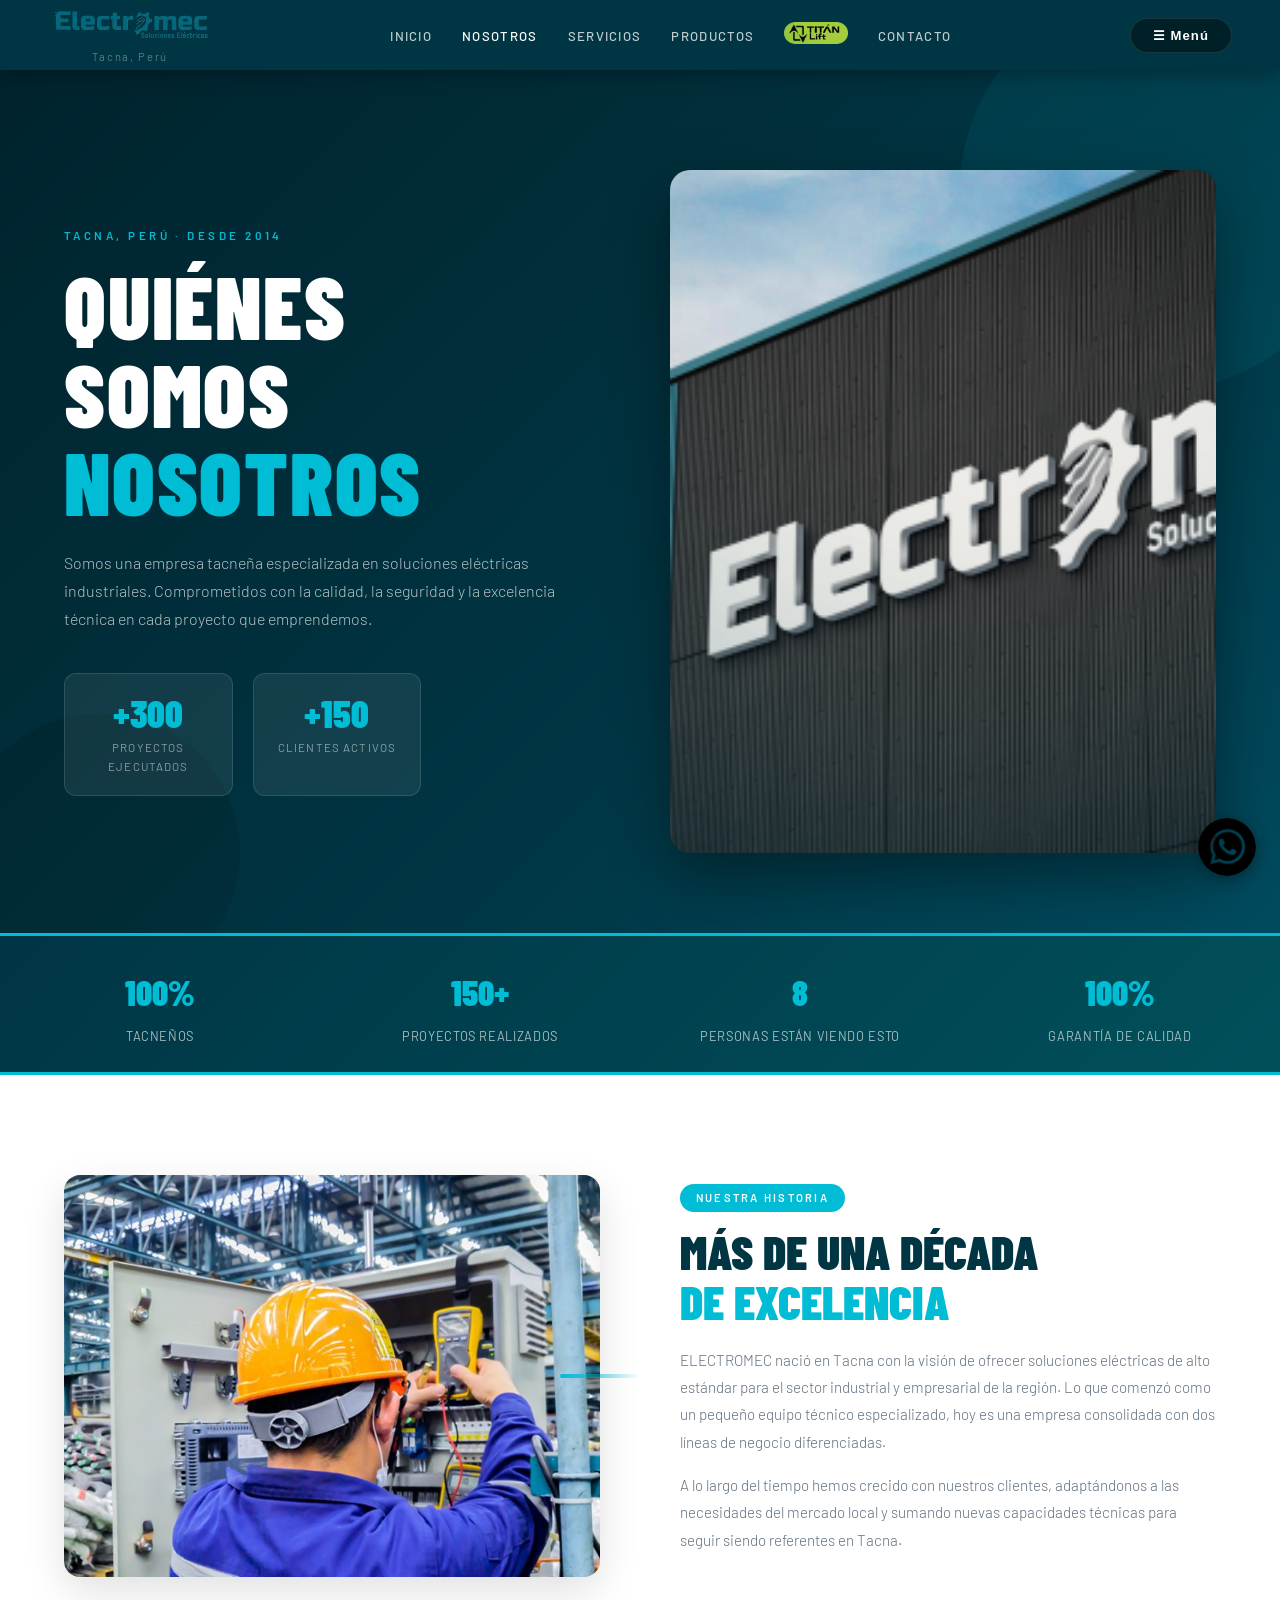
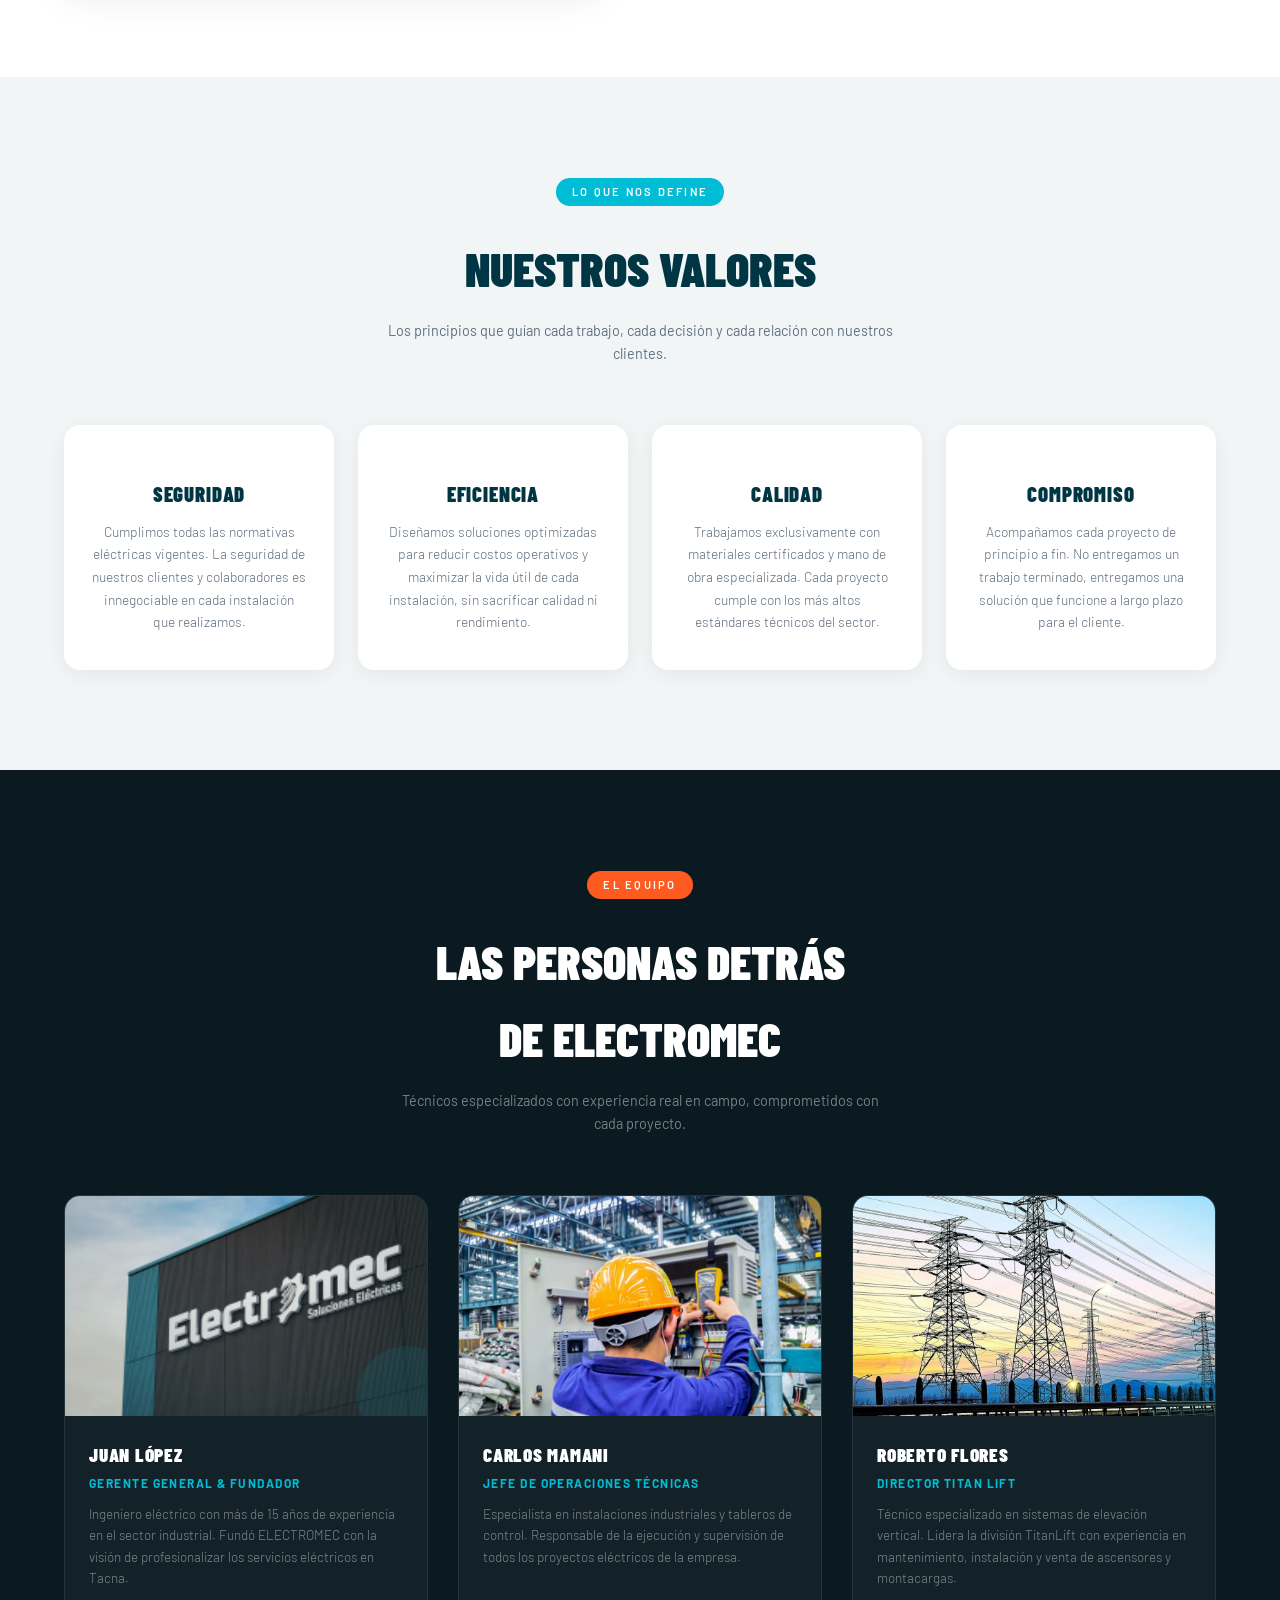
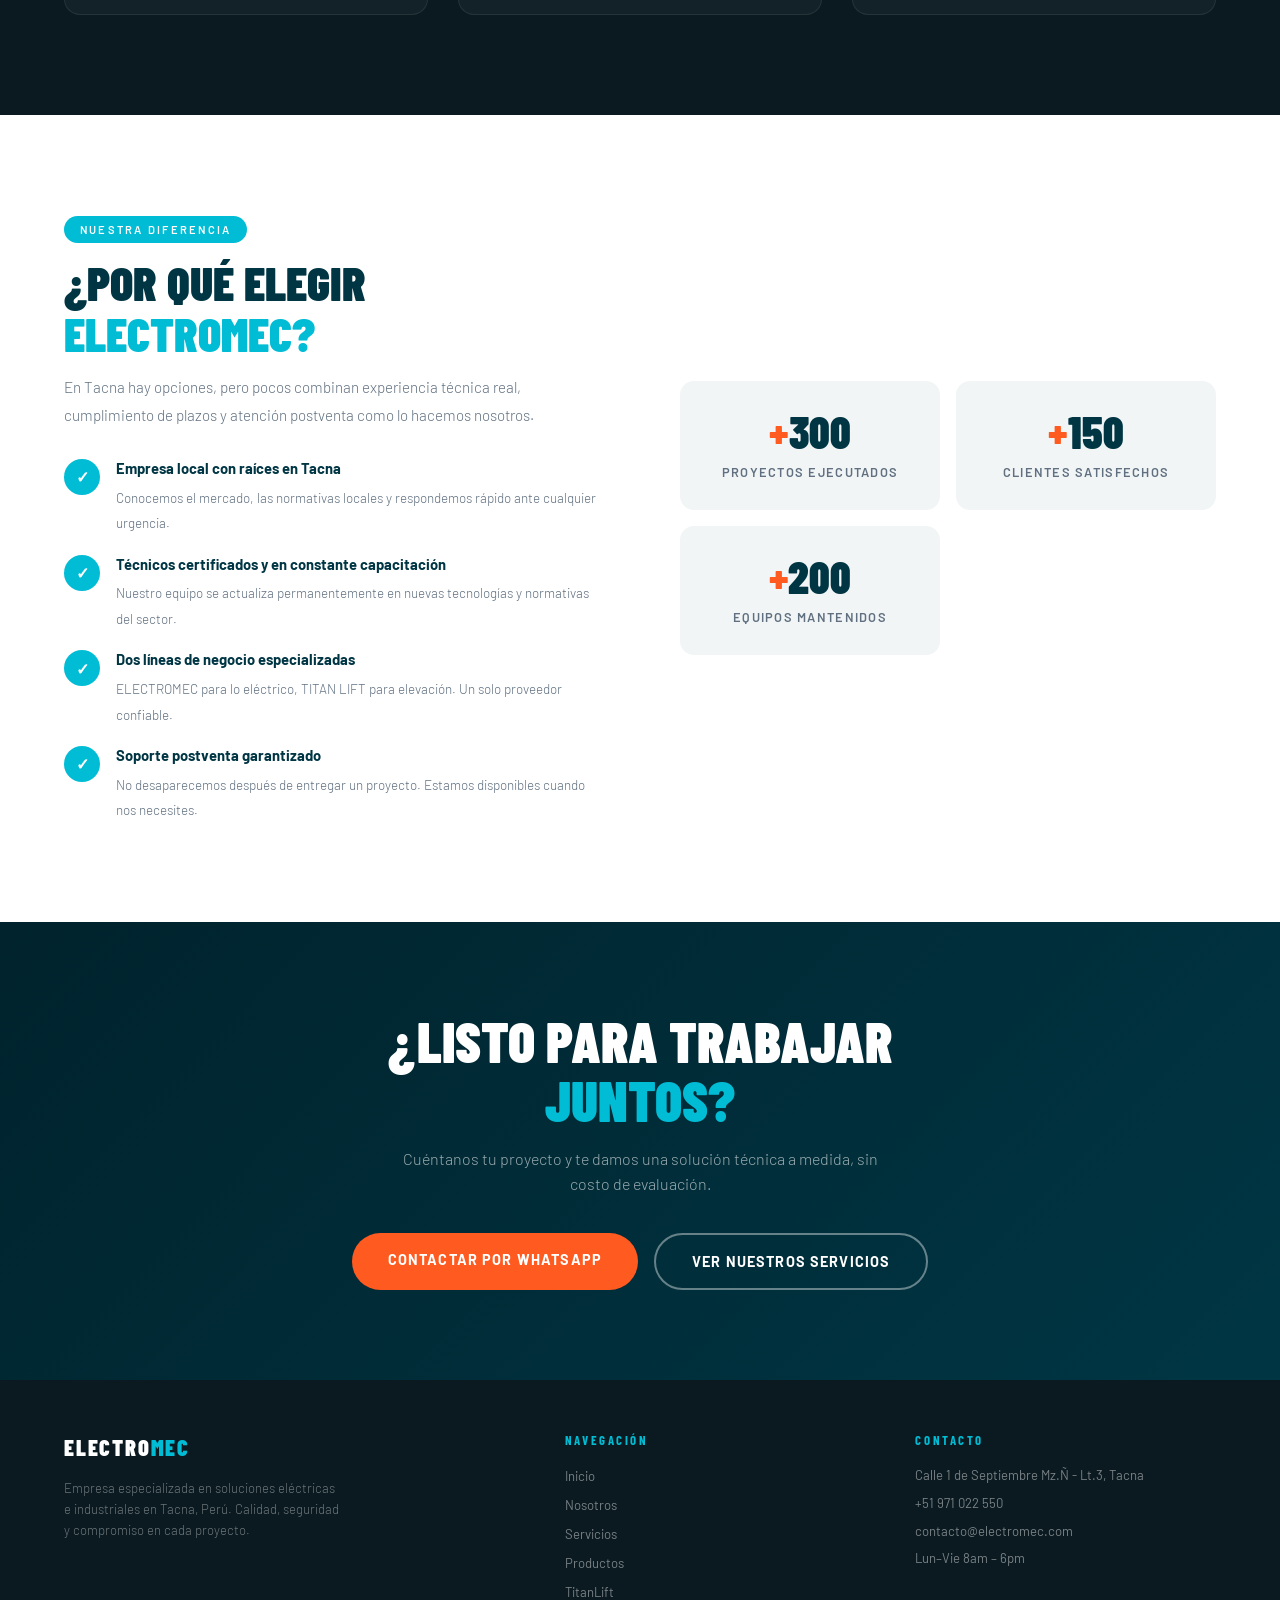
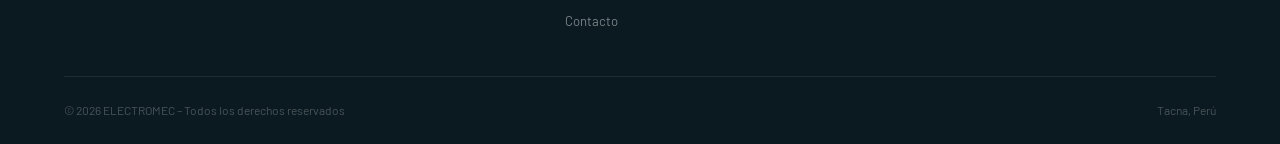
<file: nosotros.html>
<!DOCTYPE html>
<html lang="es">
<head>
    <meta charset="UTF-8">
    <title>Nosotros | ELECTROMEC – Soluciones Eléctricas Industriales Tacna</title>
    <meta name="viewport" content="width=device-width, initial-scale=1.0">
    <meta name="description" content="Conoce a ELECTROMEC – empresa tacneña con más de 10 años especializados en soluciones eléctricas industriales, tableros, mantenimiento y elevación vertical.">
    <link href="https://fonts.googleapis.com/css2?family=Barlow+Condensed:wght@400;600;700;900&family=Barlow:wght@300;400;500&display=swap" rel="stylesheet">
    <style>
        :root {
            --primary:   rgb(0, 54, 68);
            --primary-d: rgb(0, 35, 45);
            --primary-l: rgb(0, 75, 95);
            --cyan:      #00bcd4;
            --cyan-d:    #0097a7;
            --orange:    #ff5a1f;
            --orange-d:  #e04a10;
            --light:     #f2f5f6;
            --white:     #ffffff;
            --gray:      #607080;
            --dark:      #0a1a20;
            --tl-green:  #7dc10e;
            --tl-black:  #0f0f0f;
            --tl-dark:   #1a1a1a;
        }
        *, *::before, *::after { margin:0; padding:0; box-sizing:border-box; }
        html { scroll-behavior:smooth; }
        body { font-family:'Barlow',sans-serif; font-weight:400; line-height:1.6; background:#fff; color:#2a3a40; overflow-x:hidden; }
        img { display:block; max-width:100%; }
        a { text-decoration:none; color:inherit; }
        /* NAV TITAN */
        .nav-tintalift {
            background: var(--tl-green) !important;
            color: var(--tl-black) !important;
            padding: 5px 14px !important;
            border-radius: 20px !important;
            font-weight: 700 !important;
        }
        .nav-tintalift:hover { background: var(--tl-green-l) !important; }
        .nav-tintalift::after { display: none !important; }
        
        /* ══ FRANJA ESTADÍSTICAS ════════════════ */
        .franja-stats {
            background: linear-gradient(135deg, #003545 0%, #00505a 100%);
            padding: 0;
            border-top: 3px solid var(--cyan);
            border-bottom: 3px solid var(--cyan);
        }
        .franja-stats-inner {
            display:grid; grid-template-columns: repeat(4,1fr);
        }
        .stat-franja {
            padding: 28px 24px;
            display:flex; flex-direction:column; align-items:center; justify-content:center;
            gap:8px;
            text-align:center;
            border-right: 1px rgba(0,188,212,.2);
            transition: background .3s, transform .2s;
        }
        .stat-franja:last-child { border-right:none; }
        .stat-franja:hover { background: rgba(0,188,212,.08); transform: translateY(-3px); }
        .stat-franja-num { 
            font-family:'Barlow Condensed',sans-serif;
            font-size:2.2rem; font-weight:900; 
            color:var(--cyan); 
        }
        .stat-franja-label {
            font-size:.8rem; color:rgba(255,255,255,.65);
            text-transform:uppercase; letter-spacing:.05em;
            line-height:1.3;
        }
        
        @media(max-width:768px){
            .franja-stats-inner { grid-template-columns: repeat(2,1fr); }
            .stat-franja { border-right:none; border-bottom: 1px rgba(0,188,212,.2); padding:20px 16px; }
            .stat-franja:nth-child(3), .stat-franja:nth-child(4) { border-bottom:none; }
        }
        
        .container { width:90%; max-width:1200px; margin:0 auto; }
        .section-tag { display:inline-block; background:var(--cyan); color:white; font-size:.7rem; letter-spacing:.2em; text-transform:uppercase; padding:5px 16px; border-radius:20px; margin-bottom:14px; font-weight:600; }
        .section-tag.naranja { background:var(--orange); }
        .anim { opacity:0; transform:translateY(32px); transition:opacity .65s ease,transform .65s ease; }
        .anim.visible { opacity:1; transform:translateY(0); }
        .anim-delay-1 { transition-delay:.08s; }
        .anim-delay-2 { transition-delay:.16s; }
        .anim-delay-3 { transition-delay:.24s; }
        .anim-delay-4 { transition-delay:.32s; }
        .anim-delay-5 { transition-delay:.40s; }

        /* HEADER */
        .header { background:var(--primary); position:sticky; top:0; z-index:1000; height:70px; display:flex; align-items:center; justify-content:space-between; padding:0 48px; box-shadow:0 2px 20px rgba(0,0,0,.35); }
        .logo-area {
        display: flex;
        flex-direction: column; /* coloca todo en vertical */
        align-items: center; /* opcional: centra */
        }
        .logo-area img { height: 39px; }
        .logo-area small {
        font-size: .7rem;
        font-weight: 400;
        color: rgba(255,255,255,.35);
        letter-spacing: .15em;
        display: block;
        margin-top: 4px; /* mejor positivo para separarlo */
        }   
        .logo-text { font-family:'Barlow Condensed',sans-serif; font-size:1.5rem; font-weight:900; color:white; letter-spacing:.08em; }
        .logo-text span { color:var(--cyan); }
        .nav-links { display:flex; gap:30px; list-style:none; }
        .nav-links a { color:rgba(255,255,255,.75); font-size:.82rem; font-weight:500; letter-spacing:.1em; text-transform:uppercase; transition:color .25s; position:relative; padding-bottom:2px; }
        .nav-links a::after { content:''; position:absolute; bottom:-2px; left:0; width:0; height:2px; background:var(--cyan); transition:width .3s; }
        .nav-links a:hover, .nav-links a.activo { color:white; }
        .menu-boton { background:rgba(0,0,0,.4); color:white; padding:9px 22px; border-radius:30px; cursor:pointer; font-weight:700; font-size:.82rem; letter-spacing:.08em; transition:background .3s; border:1px solid rgba(255,255,255,.1); }
        .menu-boton:hover { background:var(--cyan-d); }

        /* PANEL LATERAL */
        .menu-overlay { display:none; position:fixed; inset:0; background:rgba(0,0,0,.55); z-index:9998; backdrop-filter:blur(3px); }
        .menu-overlay.activo { display:block; }
        .panel-menu { position:fixed; top:0; right:-100%; width:100%; height:100%; display:flex; z-index:9999; transition:right .5s cubic-bezier(.4,0,.2,1); }
        .panel-menu.activo { right:0; }
        .menu-visual { flex:1; display:grid; grid-template-rows:repeat(2,1fr); overflow:hidden; }
        .menu-visual-item { position:relative; overflow:hidden; cursor:pointer; }
        .menu-visual-item img { width:100%; height:100%; object-fit:cover; transition:transform .5s ease; filter:brightness(.65); }
        .menu-visual-item:hover img { transform:scale(1.06); filter:brightness(.8); }
        .menu-visual-label { position:absolute; bottom:18px; left:22px; font-family:'Barlow Condensed',sans-serif; font-size:1.4rem; font-weight:900; color:white; text-transform:uppercase; letter-spacing:.06em; text-shadow:0 2px 8px rgba(0,0,0,.5); display:flex; align-items:center; gap:10px; }
        .menu-visual-label::before { content:''; width:28px; height:3px; background:var(--cyan); display:block; }
        .menu-nav { width:420px; flex-shrink:0; background:white; display:flex; flex-direction:column; padding:32px 40px 36px; overflow-y:auto; }
        .menu-nav-top { display:flex; justify-content:flex-end; margin-bottom:40px; }
        .cerrar-menu { display:flex; align-items:center; gap:8px; background:var(--light); border:none; cursor:pointer; padding:10px 20px; border-radius:30px; font-family:'Barlow',sans-serif; font-size:.82rem; font-weight:700; color:var(--primary); letter-spacing:.08em; transition:background .3s; }
        .cerrar-menu:hover { background:var(--primary); color:white; }
        .menu-nav-links { flex:1; display:flex; flex-direction:column; justify-content:center; gap:6px; }
        .menu-nav-link { font-family:'Barlow Condensed',sans-serif; font-size:2.8rem; font-weight:900; color:#ccc; text-transform:uppercase; letter-spacing:.02em; line-height:1.1; text-decoration:none; transition:color .25s,transform .25s; display:flex; align-items:center; gap:12px; padding:6px 0; }
        .menu-nav-link::before { content:'▶'; font-size:1rem; color:var(--cyan); opacity:0; transform:translateX(-8px); transition:opacity .25s,transform .25s; }
        .menu-nav-link:hover { color:var(--primary); transform:translateX(6px); }
        .menu-nav-link:hover::before { opacity:1; transform:translateX(0); }
        .menu-nav-link.activo { color:var(--primary); }
        .menu-nav-link.activo::before { opacity:1 !important; transform:translateX(0) !important; }
        .menu-nav-links:has(.menu-nav-link:hover) .menu-nav-link.activo::before { opacity:0 !important; transform:translateX(-8px) !important; }
        .menu-nav-links:has(.menu-nav-link.activo:hover) .menu-nav-link.activo::before { opacity:1 !important; transform:translateX(0) !important; }
        .tintalift-link { color:var(--tl-green)!important; font-weight:700!important; }
        .menu-nav-cta { margin-top:32px; }
        .btn-menu-cta { display:block; text-align:center; background:var(--primary); color:white; padding:15px 30px; border-radius:8px; font-family:'Barlow',sans-serif; font-weight:700; font-size:.88rem; letter-spacing:.08em; text-transform:uppercase; margin-bottom:20px; transition:background .3s; }
        .btn-menu-cta:hover { background:var(--primary-l); }
        .menu-nav-contact { display:flex; flex-direction:column; gap:6px; margin-bottom:20px; }
        .menu-nav-contact a { font-size:.82rem; color:var(--gray); transition:color .25s; }
        .menu-nav-contact a:hover { color:var(--primary); }
        .menu-nav-social { display:flex; gap:10px; }
        .social-btn { width:38px; height:38px; border-radius:50%; background:var(--light); display:flex; align-items:center; justify-content:center; font-size:.75rem; font-weight:700; color:var(--primary); transition:background .25s,color .25s; }
        .social-btn:hover { background:var(--primary); color:white; }

        /* HERO NOSOTROS */
        .hero-nosotros {
            background:linear-gradient(135deg, var(--primary-d) 0%, var(--primary) 60%, var(--primary-l) 100%);
            padding:100px 0 80px; position:relative; overflow:hidden;
        }
        .hero-nosotros::before { content:''; position:absolute; top:-80px; right:-80px; width:400px; height:400px; border-radius:50%; background:rgba(0,188,212,.08); }
        .hero-nosotros::after { content:''; position:absolute; bottom:-60px; left:-40px; width:280px; height:280px; border-radius:50%; background:rgba(0,0,0,.1); }
        .hero-nosotros .container { position:relative; z-index:1; }
        .hero-nosotros-inner { display:grid; grid-template-columns:1fr 1fr; gap:60px; align-items:center; }
        .hero-nos-texto { }
        .hero-eyebrow { font-size:.72rem; letter-spacing:.3em; text-transform:uppercase; color:var(--cyan); font-weight:600; margin-bottom:16px; display:block; }
        .hero-nos-texto h1 { font-family:'Barlow Condensed',sans-serif; font-size:clamp(3rem,7vw,5.5rem); font-weight:900; color:white; text-transform:uppercase; line-height:1; margin-bottom:24px; letter-spacing:.02em; }
        .hero-nos-texto h1 span { color:var(--cyan); }
        .hero-nos-texto p { color:rgba(255,255,255,.7); font-size:1rem; font-weight:300; line-height:1.75; max-width:500px; }
        .hero-nos-stats { display:grid; grid-template-columns:repeat(3,1fr); gap:20px; margin-top:40px; }
        .hero-stat { text-align:center; background:rgba(255,255,255,.07); border:1px solid rgba(255,255,255,.12); border-radius:12px; padding:20px 14px; }
        .hero-stat strong { display:block; font-family:'Barlow Condensed',sans-serif; font-size:2.4rem; font-weight:900; color:var(--cyan); line-height:1; }
        .hero-stat span { font-size:.72rem; color:rgba(255,255,255,.5); text-transform:uppercase; letter-spacing:.1em; margin-top:6px; display:block; }
        .hero-nos-visual { position:relative; }
        .nos-img-main { border-radius:20px; overflow:hidden; box-shadow:0 24px 60px rgba(0,0,0,.4); aspect-ratio:4/5; background:var(--primary-d); }
        .nos-img-main img { width:100%; height:100%; object-fit:cover; }
        .nos-badge-anos { position:absolute; bottom:-20px; left:-20px; background:var(--orange); color:white; border-radius:16px; padding:20px 24px; text-align:center; box-shadow:0 10px 30px rgba(255,90,31,.4); }
        .nos-badge-anos strong { display:block; font-family:'Barlow Condensed',sans-serif; font-size:2.4rem; font-weight:900; line-height:1; }
        .nos-badge-anos span { font-size:.72rem; font-weight:600; text-transform:uppercase; letter-spacing:.06em; opacity:.85; }

        /* HISTORIA */
        .historia { padding:100px 0; background:white; }
        .historia-inner { display:grid; grid-template-columns:1fr 1fr; gap:80px; align-items:center; }
        .historia-visual { position:relative; }
        .historia-img { border-radius:16px; overflow:hidden; box-shadow:0 14px 40px rgba(0,0,0,.12); aspect-ratio:4/3; background:var(--light); }
        .historia-img img { width:100%; height:100%; object-fit:cover; }
        .historia-linea { position:absolute; top:50%; right:-40px; transform:translateY(-50%); width:80px; height:4px; background:linear-gradient(90deg,var(--cyan),transparent); border-radius:2px; }
        .historia-texto { }
        .historia-texto h2 { font-family:'Barlow Condensed',sans-serif; font-size:clamp(2rem,4vw,3rem); font-weight:900; color:var(--primary); text-transform:uppercase; margin-bottom:20px; line-height:1.05; }
        .historia-texto h2 span { color:var(--cyan); }
        .historia-texto p { color:var(--gray); font-size:.95rem; line-height:1.8; margin-bottom:16px; font-weight:300; }
        .historia-hitos { margin-top:32px; display:flex; flex-direction:column; gap:16px; }
        .hito { display:flex; gap:16px; align-items:flex-start; }
        .hito-año { font-family:'Barlow Condensed',sans-serif; font-size:1.1rem; font-weight:900; color:var(--cyan); min-width:50px; padding-top:2px; }
        .hito-texto strong { display:block; font-size:.88rem; font-weight:700; color:var(--primary); margin-bottom:2px; }
        .hito-texto span { font-size:.82rem; color:var(--gray); font-weight:300; }

        /* VALORES */
        .valores { padding:100px 0; background:var(--light); }
        .valores-header { text-align:center; margin-bottom:60px; }
        .valores-header h2 { font-family:'Barlow Condensed',sans-serif; font-size:clamp(2rem,4vw,3rem); font-weight:900; color:var(--primary); text-transform:uppercase; margin-top:10px; }
        .valores-header p { color:var(--gray); max-width:520px; margin:12px auto 0; font-size:.9rem; }
        .valores-grid { display:grid; grid-template-columns:repeat(4,1fr); gap:24px; }
        .valor-card { background:white; border-radius:16px; padding:36px 28px; text-align:center; box-shadow:0 4px 20px rgba(0,0,0,.06); transition:transform .3s,box-shadow .3s; position:relative; overflow:hidden; }
        .valor-card::before { content:''; position:absolute; top:0; left:0; right:0; height:4px; background:var(--cyan); transform:scaleX(0); transform-origin:left; transition:transform .4s; }
        .valor-card:hover { transform:translateY(-8px); box-shadow:0 18px 40px rgba(0,0,0,.12); }
        .valor-card:hover::before { transform:scaleX(1); }
        .valor-icono { font-size:2.8rem; margin-bottom:16px; display:block; }
        .valor-card h3 { font-family:'Barlow Condensed',sans-serif; font-size:1.3rem; font-weight:900; color:var(--primary); text-transform:uppercase; letter-spacing:.04em; margin-bottom:10px; }
        .valor-card p { font-size:.86rem; color:var(--gray); line-height:1.65; font-weight:300; }

        /* EQUIPO */
        .equipo { padding:100px 0; background:var(--dark); }
        .equipo-header { text-align:center; margin-bottom:60px; }
        .equipo-header h2 { font-family:'Barlow Condensed',sans-serif; font-size:clamp(2rem,4vw,3rem); font-weight:900; color:white; text-transform:uppercase; margin-top:10px; }
        .equipo-header p { color:rgba(255,255,255,.45); max-width:480px; margin:12px auto 0; font-size:.9rem; }
        .equipo-grid { display:grid; grid-template-columns:repeat(3,1fr); gap:30px; }
        .miembro-card { background:rgba(255,255,255,.04); border:1px solid rgba(255,255,255,.08); border-radius:16px; overflow:hidden; transition:transform .3s,border-color .3s; }
        .miembro-card:hover { transform:translateY(-8px); border-color:var(--cyan); }
        .miembro-foto { height:220px; background:linear-gradient(135deg,var(--primary) 0%,var(--primary-l) 100%); display:flex; align-items:center; justify-content:center; font-family:'Barlow Condensed',sans-serif; font-size:4rem; font-weight:900; color:var(--cyan); letter-spacing:.04em; position:relative; overflow:hidden; }
        .miembro-foto::after { content:''; position:absolute; bottom:-30px; right:-30px; width:100px; height:100px; border-radius:50%; background:rgba(0,188,212,.1); }
        .miembro-foto img { width:100%; height:100%; object-fit:cover; object-position:top; }
        .miembro-info { padding:24px; }
        .miembro-info h4 { font-family:'Barlow Condensed',sans-serif; font-size:1.2rem; font-weight:900; color:white; text-transform:uppercase; letter-spacing:.04em; margin-bottom:4px; }
        .miembro-cargo { font-size:.75rem; font-weight:700; text-transform:uppercase; letter-spacing:.12em; color:var(--cyan); margin-bottom:10px; display:block; }
        .miembro-info p { font-size:.84rem; color:rgba(255,255,255,.45); line-height:1.6; font-weight:300; }

        /* POR QUÉ ELEGIRNOS */
        .porq { padding:100px 0; background:white; }
        .porq-inner { display:grid; grid-template-columns:1fr 1fr; gap:80px; align-items:center; }
        .porq-texto h2 { font-family:'Barlow Condensed',sans-serif; font-size:clamp(2rem,4vw,3rem); font-weight:900; color:var(--primary); text-transform:uppercase; line-height:1.05; margin-bottom:16px; }
        .porq-texto h2 span { color:var(--cyan); }
        .porq-texto p { color:var(--gray); font-size:.95rem; line-height:1.8; font-weight:300; margin-bottom:28px; }
        .porq-lista { display:flex; flex-direction:column; gap:18px; }
        .porq-item { display:flex; gap:16px; align-items:flex-start; }
        .porq-check { width:36px; height:36px; border-radius:50%; background:var(--cyan); display:flex; align-items:center; justify-content:center; flex-shrink:0; font-size:1rem; color:white; font-weight:900; margin-top:2px; }
        .porq-item-texto strong { display:block; font-size:.92rem; font-weight:700; color:var(--primary); margin-bottom:3px; }
        .porq-item-texto span { font-size:.84rem; color:var(--gray); font-weight:300; }
        .porq-visual { }
        .porq-cards { display:grid; grid-template-columns:1fr 1fr; gap:16px; }
        .porq-card { background:var(--light); border-radius:14px; padding:28px 22px; text-align:center; transition:transform .3s; }
        .porq-card:hover { transform:translateY(-6px); }
        .porq-card strong { display:block; font-family:'Barlow Condensed',sans-serif; font-size:2.8rem; font-weight:900; color:var(--primary); line-height:1; margin-bottom:8px; }
        .porq-card strong span { color:var(--orange); }
        .porq-card p { font-size:.8rem; color:var(--gray); text-transform:uppercase; letter-spacing:.1em; font-weight:600; }

        /* CTA FINAL */
        .cta-nosotros { padding:90px 0; background:linear-gradient(135deg,var(--primary-d) 0%,var(--primary) 100%); text-align:center; }
        .cta-nosotros h2 { font-family:'Barlow Condensed',sans-serif; font-size:clamp(2rem,5vw,3.5rem); font-weight:900; color:white; text-transform:uppercase; margin-bottom:16px; line-height:1.05; }
        .cta-nosotros h2 span { color:var(--cyan); }
        .cta-nosotros p { color:rgba(255,255,255,.6); font-size:1rem; max-width:480px; margin:0 auto 36px; font-weight:300; }
        .cta-btns { display:flex; gap:16px; justify-content:center; flex-wrap:wrap; }
        .btn-cta-principal { background:var(--orange); color:white; padding:15px 36px; border-radius:40px; font-weight:700; font-size:.9rem; letter-spacing:.08em; text-transform:uppercase; transition:background .3s,transform .2s; }
        .btn-cta-principal:hover { background:var(--orange-d); transform:translateY(-2px); }
        .btn-cta-outline { background:transparent; color:white; border:2px solid rgba(255,255,255,.4); padding:15px 36px; border-radius:40px; font-weight:700; font-size:.9rem; letter-spacing:.08em; text-transform:uppercase; transition:border-color .3s,background .3s,transform .2s; }
        .btn-cta-outline:hover { border-color:white; background:rgba(255,255,255,.08); transform:translateY(-2px); }

        /* FOOTER */
        .footer { background:var(--dark); padding:50px 0 24px; }
        .footer-grid { display:grid; grid-template-columns:1.5fr 1fr 1fr; gap:50px; padding-bottom:36px; border-bottom:1px solid rgba(255,255,255,.08); margin-bottom:24px; }
        .footer-brand .logo-text { font-size:1.4rem; }
        .footer-brand p { font-size:.82rem; color:rgba(255,255,255,.4); line-height:1.6; margin-top:12px; font-weight:300; max-width:280px; }
        .footer-col h4 { font-family:'Barlow Condensed',sans-serif; font-size:.8rem; font-weight:700; letter-spacing:.2em; text-transform:uppercase; color:var(--cyan); margin-bottom:16px; }
        .footer-col a { display:block; font-size:.82rem; color:rgba(255,255,255,.45); margin-bottom:8px; transition:color .3s; }
        .footer-col a:hover { color:white; }
        .footer-col p { font-size:.82rem; color:rgba(255,255,255,.45); margin-bottom:8px; line-height:1.5; }
        .footer-bottom { display:flex; justify-content:space-between; align-items:center; font-size:.75rem; color:rgba(255,255,255,.25); }

        /* WHATSAPP FLOTANTE */
        .whatsapp { position:fixed; bottom:24px; right:24px; width:58px; height:58px; z-index:1000; }
        .whatsapp img { width:100%; height:100%; border-radius:50%; box-shadow:0 4px 16px rgba(0,0,0,.35); transition:transform .3s; }
        .whatsapp img:hover { transform:scale(1.12); }

        @media(max-width:1024px){
            .valores-grid { grid-template-columns:repeat(2,1fr); }
            .equipo-grid { grid-template-columns:repeat(2,1fr); }
            .porq-inner { grid-template-columns:1fr; gap:50px; }
        }
        @media(max-width:768px){
            .header { padding:0 16px; }
            .nav-links { display:none; }
            .hero-nosotros-inner, .historia-inner { grid-template-columns:1fr; gap:40px; }
            .hero-nos-visual { display:none; }
            .hero-nosotros { padding:70px 0 60px; }
            .hero-nos-stats { grid-template-columns:repeat(3,1fr); gap:12px; }
            .hero-stat strong { font-size:1.8rem; }
            .equipo-grid { grid-template-columns:1fr; }
            .porq-inner { grid-template-columns:1fr; gap:40px; }
            .footer-grid { grid-template-columns:1fr; gap:28px; }
            .footer-bottom { flex-direction:column; gap:8px; text-align:center; }
            .porq-cards { grid-template-columns:1fr 1fr; }
            .historia-linea { display:none; }
            .cta-btns { flex-direction:column; align-items:center; }
            .btn-cta-principal, .btn-cta-outline { width:100%; max-width:300px; text-align:center; }
            .whatsapp { bottom:16px; right:16px; width:52px; height:52px; }
        }
        @media(max-width:480px){
            .valores-grid { grid-template-columns:1fr; }
            .hero-nos-stats { grid-template-columns:repeat(3,1fr); gap:8px; }
            .hero-stat { padding:14px 8px; }
            .hero-stat strong { font-size:1.5rem; }
            .historia-hitos { gap:12px; }
            .porq-cards { grid-template-columns:1fr 1fr; }
        }
    </style>
    <!-- Open Graph / WhatsApp -->
    <meta property="og:type"        content="website">
    <meta property="og:url"         content="https://electromec.pe/nosotros.html">
    <meta property="og:title"       content="ELECTROMEC – Soluciones Eléctricas Industriales">
    <meta property="og:description" content="Especialistas en instalaciones eléctricas, tableros industriales, ascensores y mantenimiento en Tacna, Perú.">
    <meta property="og:image"       content="img/carrusel1.jpg">
    <meta property="og:locale"      content="es_PE">
</head>
<body>

<!-- HEADER -->
<header class="header">
    <a href="index.html" class="logo-area">
        <img src="img/lofo.png" alt="Electromec" onerror="this.style.display='none'">
        <small class="by">Tacna, Perú</small>
    </a>
    <ul class="nav-links">
        <li><a href="index.html">Inicio</a></li>
        <li><a href="nosotros.html" class="activo">Nosotros</a></li>
        <li><a href="servicios.html">Servicios</a></li>
        <li><a href="catalogo.html">Productos</a></li>
        <li><a href="titanlift.html"><img src="img/iconotintan.png" alt="TitanLift" style="height:22px;vertical-align:middle;" loading="lazy"></a></li>
        <li><a href="index.html#contacto">Contacto</a></li>
    </ul>
    <button class="menu-boton" onclick="abrirMenu()">☰ Menú</button>
</header>

<!-- OVERLAY -->
<div id="menuOverlay" class="menu-overlay" onclick="cerrarMenu()"></div>

<!-- PANEL MENÚ LATERAL -->
<div id="panelMenu" class="panel-menu">
    <div class="menu-visual">
        <div class="menu-visual-item" onclick="location.href='servicios.html'">
            <img src="img/carrusel1.jpg" alt="servicios" onerror="this.src='img/carrusel2.jpg'" loading="lazy">
            <div class="menu-visual-label">Servicios</div>
        </div>
        <div class="menu-visual-item" onclick="location.href='catalogo.html'">
            <img src="img/carrusel3.jpeg" alt="Productos" onerror="this.src='img/carrusel1.jpg'" loading="lazy">
            <div class="menu-visual-label">Productos</div>
        </div>
    </div>
    <div class="menu-nav">
        <div class="menu-nav-top">
            <button class="cerrar-menu" onclick="cerrarMenu()">Cerrar</button>
        </div>
        <nav class="menu-nav-links">
            <a href="index.html" class="menu-nav-link">Inicio</a>
            <a href="nosotros.html" class="menu-nav-link activo">Nosotros</a>
            <a href="servicios.html" class="menu-nav-link">Servicios</a>
            <a href="catalogo.html" class="menu-nav-link">Productos</a>
            <a href="titanlift.html" class="menu-nav-link tintalift-link"><img src="img/TITANLIFTS-removebg-preview.png" alt="TitanLift" style="height:20px;vertical-align:middle;filter:brightness(0) saturate(100%) invert(62%) sepia(80%) saturate(500%) hue-rotate(50deg);" loading="lazy"></a>
            <a href="index.html#contacto" class="menu-nav-link" onclick="cerrarMenu()">Contáctanos</a>
        </nav>
        <div class="menu-nav-cta">
            <a href="index.html#contacto" class="btn-menu-cta" onclick="cerrarMenu()">Solicita tu presupuesto</a>
            <div class="menu-nav-contact">
                <a href="mailto:contacto@electromec.com">contacto@electromec.com</a>
                <a href="tel:+51971022550">+51 971 022 550</a>
            </div>
            <div class="menu-nav-social">
                <a href="#" class="social-btn">f</a>
                <a href="#" class="social-btn">in</a>
                <a href="https://wa.me/51971022550" target="_blank" class="social-btn">wa</a>
            </div>
        </div>
    </div>
</div>

<!-- HERO NOSOTROS -->
<section class="hero-nosotros">
    <div class="container">
        <div class="hero-nosotros-inner">
            <div class="hero-nos-texto">
                <span class="hero-eyebrow anim">Tacna, Perú · Desde 2014</span>
                <h1 class="anim anim-delay-1">QUIÉNES<br>SOMOS<br><span>NOSOTROS</span></h1>
                <p class="anim anim-delay-2">Somos una empresa tacneña especializada en soluciones eléctricas industriales. Comprometidos con la calidad, la seguridad y la excelencia técnica en cada proyecto que emprendemos.</p>
                <div class="hero-nos-stats anim anim-delay-3">
                    <div class="hero-stat">
                        <strong>+300</strong>
                        <span>Proyectos ejecutados</span>
                    </div>
                    <div class="hero-stat">
                        <strong>+150</strong>
                        <span>Clientes activos</span>
                    </div>
                </div>
            </div>
            <div class="hero-nos-visual anim anim-delay-2">
                <div class="nos-img-main">
                    <img src="img/electroxd.png" alt="Equipo Electromec" onerror="this.src='img/carrusel2.jpg'" loading="lazy">

                </div>
            </div>
        </div>
    </div>
</section>

<!-- FRANJA ESTADÍSTICAS -->
<div class="franja-stats">
    <div class="franja-stats-inner">
        <div class="stat-franja">
            <div class="stat-franja-num">100%</div>
            <div class="stat-franja-label">TACNEÑOS</div>
        </div>
        <div class="stat-franja">
            <div class="stat-franja-num">150+</div>
            <div class="stat-franja-label">PROYECTOS REALIZADOS</div>
        </div>
        <div class="stat-franja">
            <div class="stat-franja-num">8</div>
            <div class="stat-franja-label">PERSONAS ESTÁN VIENDO ESTO</div>
        </div>
        <div class="stat-franja">
            <div class="stat-franja-num">100%</div>
            <div class="stat-franja-label">GARANTÍA DE CALIDAD</div>
        </div>
    </div>
</div>

<!-- HISTORIA -->
<section class="historia">
    <div class="container">
        <div class="historia-inner">
            <div class="historia-visual anim">
                <div class="historia-img">
                    <img src="img/carrusel2.jpg" alt="Historia Electromec" onerror="this.src='img/carrusel1.jpg'" loading="lazy">
                </div>
                <div class="historia-linea"></div>
            </div>
            <div class="historia-texto anim anim-delay-2">
                <span class="section-tag">Nuestra Historia</span>
                <h2>MÁS DE UNA DÉCADA<br><span>DE EXCELENCIA</span></h2>
                <p>ELECTROMEC nació en Tacna con la visión de ofrecer soluciones eléctricas de alto estándar para el sector industrial y empresarial de la región. Lo que comenzó como un pequeño equipo técnico especializado, hoy es una empresa consolidada con dos líneas de negocio diferenciadas.</p>
                <p>A lo largo del tiempo hemos crecido con nuestros clientes, adaptándonos a las necesidades del mercado local y sumando nuevas capacidades técnicas para seguir siendo referentes en Tacna.</p>
                
            </div>
        </div>
    </div>
</section>

<!-- VALORES -->
<section class="valores">
    <div class="container">
        <div class="valores-header anim">
            <span class="section-tag">Lo que nos define</span>
            <h2>NUESTROS VALORES</h2>
            <p>Los principios que guían cada trabajo, cada decisión y cada relación con nuestros clientes.</p>
        </div>
        <div class="valores-grid">
            <div class="valor-card anim anim-delay-1">
                <span class="valor-icono"></span>
                <h3>Seguridad</h3>
                <p>Cumplimos todas las normativas eléctricas vigentes. La seguridad de nuestros clientes y colaboradores es innegociable en cada instalación que realizamos.</p>
            </div>
            <div class="valor-card anim anim-delay-2">
                <span class="valor-icono"></span>
                <h3>Eficiencia</h3>
                <p>Diseñamos soluciones optimizadas para reducir costos operativos y maximizar la vida útil de cada instalación, sin sacrificar calidad ni rendimiento.</p>
            </div>
            <div class="valor-card anim anim-delay-3">
                <span class="valor-icono"></span>
                <h3>Calidad</h3>
                <p>Trabajamos exclusivamente con materiales certificados y mano de obra especializada. Cada proyecto cumple con los más altos estándares técnicos del sector.</p>
            </div>
            <div class="valor-card anim anim-delay-4">
                <span class="valor-icono"></span>
                <h3>Compromiso</h3>
                <p>Acompañamos cada proyecto de principio a fin. No entregamos un trabajo terminado, entregamos una solución que funcione a largo plazo para el cliente.</p>
            </div>
        </div>
    </div>
</section>

<!-- EQUIPO -->
<section class="equipo">
    <div class="container">
        <div class="equipo-header anim">
            <span class="section-tag" style="background:var(--orange)">El equipo</span>
            <h2>LAS PERSONAS DETRÁS<br>DE ELECTROMEC</h2>
            <p>Técnicos especializados con experiencia real en campo, comprometidos con cada proyecto.</p>
        </div>
        <div class="equipo-grid">
            <div class="miembro-card anim anim-delay-1">
                <div class="miembro-foto">
                    <img src="img/page1.png" alt="Gerente General" onerror="this.style.display='none'; this.nextElementSibling.style.display='flex'" loading="lazy">
                    <span style="display:none;align-items:center;justify-content:center;width:100%;height:100%;font-size:4rem">JL</span>
                </div>
                <div class="miembro-info">
                    <h4>Juan López</h4>
                    <span class="miembro-cargo">Gerente General & Fundador</span>
                    <p>Ingeniero eléctrico con más de 15 años de experiencia en el sector industrial. Fundó ELECTROMEC con la visión de profesionalizar los servicios eléctricos en Tacna.</p>
                </div>
            </div>
            <div class="miembro-card anim anim-delay-2">
                <div class="miembro-foto">
                    <img src="img/carrusel2.jpg" alt="Jefe Técnico" onerror="this.style.display='none'; this.nextElementSibling.style.display='flex'" loading="lazy">
                    <span style="display:none;align-items:center;justify-content:center;width:100%;height:100%;font-size:4rem">CM</span>
                </div>
                <div class="miembro-info">
                    <h4>Carlos Mamani</h4>
                    <span class="miembro-cargo">Jefe de Operaciones Técnicas</span>
                    <p>Especialista en instalaciones industriales y tableros de control. Responsable de la ejecución y supervisión de todos los proyectos eléctricos de la empresa.</p>
                </div>
            </div>
            <div class="miembro-card anim anim-delay-3">
                <div class="miembro-foto">
                    <img src="img/carrusel3.jpeg" alt="TitanLift" onerror="this.style.display='none'; this.nextElementSibling.style.display='flex'" loading="lazy">
                    <span style="display:none;align-items:center;justify-content:center;width:100%;height:100%;font-size:4rem">RF</span>
                </div>
                <div class="miembro-info">
                    <h4>Roberto Flores</h4>
                    <span class="miembro-cargo">Director TITAN LIFT</span>
                    <p>Técnico especializado en sistemas de elevación vertical. Lidera la división TitanLift con experiencia en mantenimiento, instalación y venta de ascensores y montacargas.</p>
                </div>
            </div>
        </div>
    </div>
</section>

<!-- POR QUÉ ELEGIRNOS -->
<section class="porq">
    <div class="container">
        <div class="porq-inner">
            <div class="porq-texto anim">
                <span class="section-tag">Nuestra diferencia</span>
                <h2>¿POR QUÉ ELEGIR<br><span>ELECTROMEC?</span></h2>
                <p>En Tacna hay opciones, pero pocos combinan experiencia técnica real, cumplimiento de plazos y atención postventa como lo hacemos nosotros.</p>
                <div class="porq-lista">
                    <div class="porq-item">
                        <div class="porq-check">✓</div>
                        <div class="porq-item-texto">
                            <strong>Empresa local con raíces en Tacna</strong>
                            <span>Conocemos el mercado, las normativas locales y respondemos rápido ante cualquier urgencia.</span>
                        </div>
                    </div>
                    <div class="porq-item">
                        <div class="porq-check">✓</div>
                        <div class="porq-item-texto">
                            <strong>Técnicos certificados y en constante capacitación</strong>
                            <span>Nuestro equipo se actualiza permanentemente en nuevas tecnologías y normativas del sector.</span>
                        </div>
                    </div>
                    <div class="porq-item">
                        <div class="porq-check">✓</div>
                        <div class="porq-item-texto">
                            <strong>Dos líneas de negocio especializadas</strong>
                            <span>ELECTROMEC para lo eléctrico, TITAN LIFT para elevación. Un solo proveedor confiable.</span>
                        </div>
                    </div>
                    <div class="porq-item">
                        <div class="porq-check">✓</div>
                        <div class="porq-item-texto">
                            <strong>Soporte postventa garantizado</strong>
                            <span>No desaparecemos después de entregar un proyecto. Estamos disponibles cuando nos necesites.</span>
                        </div>
                    </div>
                </div>
            </div>
            <div class="porq-visual anim anim-delay-2">
                <div class="porq-cards">
                    <div class="porq-card">
                        <strong><span>+</span>300</strong>
                        <p>Proyectos ejecutados</p>
                    </div>
                    <div class="porq-card">
                        <strong><span>+</span>150</strong>
                        <p>Clientes satisfechos</p>
                    </div>
                    <div class="porq-card">
                        <strong><span>+</span>200</strong>
                        <p>Equipos mantenidos</p>
                    </div>
                </div>
            </div>
        </div>
    </div>
</section>

<!-- CTA FINAL -->
<section class="cta-nosotros">
    <div class="container">
        <h2 class="anim">¿LISTO PARA TRABAJAR<br><span>JUNTOS?</span></h2>
        <p class="anim anim-delay-1">Cuéntanos tu proyecto y te damos una solución técnica a medida, sin costo de evaluación.</p>
        <div class="cta-btns anim anim-delay-2">
            <a href="https://wa.me/51971022550?text=Hola,%20vi%20la%20página%20de%20Electromec%20y%20quisiera%20información" target="_blank" class="btn-cta-principal">Contactar por WhatsApp</a>
            <a href="servicios.html" class="btn-cta-outline">Ver nuestros servicios</a>
        </div>
    </div>
</section>

<!-- FOOTER -->
<footer class="footer">
    <div class="container">
        <div class="footer-grid">
            <div class="footer-brand">
                <span class="logo-text">ELECTRO<span>MEC</span></span>
                <p>Empresa especializada en soluciones eléctricas e industriales en Tacna, Perú. Calidad, seguridad y compromiso en cada proyecto.</p>
            </div>
            <div class="footer-col">
                <h4>Navegación</h4>
                <a href="index.html">Inicio</a>
                <a href="nosotros.html">Nosotros</a>
                <a href="servicios.html">Servicios</a>
                <a href="catalogo.html">Productos</a>
                <a href="titanlift.html">TitanLift</a>
                <a href="index.html#contacto">Contacto</a>
            </div>
            <div class="footer-col">
                <h4>Contacto</h4>
                <p>Calle 1 de Septiembre Mz.Ñ - Lt.3, Tacna</p>
                <p>+51 971 022 550</p>
                <p>contacto@electromec.com</p>
                <p>Lun–Vie 8am – 6pm</p>
            </div>
        </div>
        <div class="footer-bottom">
            <span>© 2026 ELECTROMEC – Todos los derechos reservados</span>
            <span>Tacna, Perú</span>
        </div>
    </div>
</footer>

<!-- WHATSAPP FLOTANTE -->
<a href="https://wa.me/51971022550?text=Hola,%20quiero%20información%20sobre%20sus%20servicios" class="whatsapp" target="_blank">
    <img src="img/whatsapp (1).png" alt="WhatsApp" onerror="this.src='img/whatsapp.png'" loading="lazy">
</a>

<script>
    function abrirMenu() {
        document.getElementById('panelMenu').classList.add('activo');
        document.getElementById('menuOverlay').classList.add('activo');
        document.body.style.overflow = 'hidden';
    }
    function cerrarMenu() {
        document.getElementById('panelMenu').classList.remove('activo');
        document.getElementById('menuOverlay').classList.remove('activo');
        document.body.style.overflow = '';
    }
    document.addEventListener('keydown', e => { if (e.key === 'Escape') cerrarMenu(); });
    const observer = new IntersectionObserver(
        entries => entries.forEach(e => { if(e.isIntersecting) e.target.classList.add('visible'); }),
        { threshold: 0.1 }
    );
    document.querySelectorAll('.anim').forEach(el => observer.observe(el));
</script>
</body>
</html>
</file>
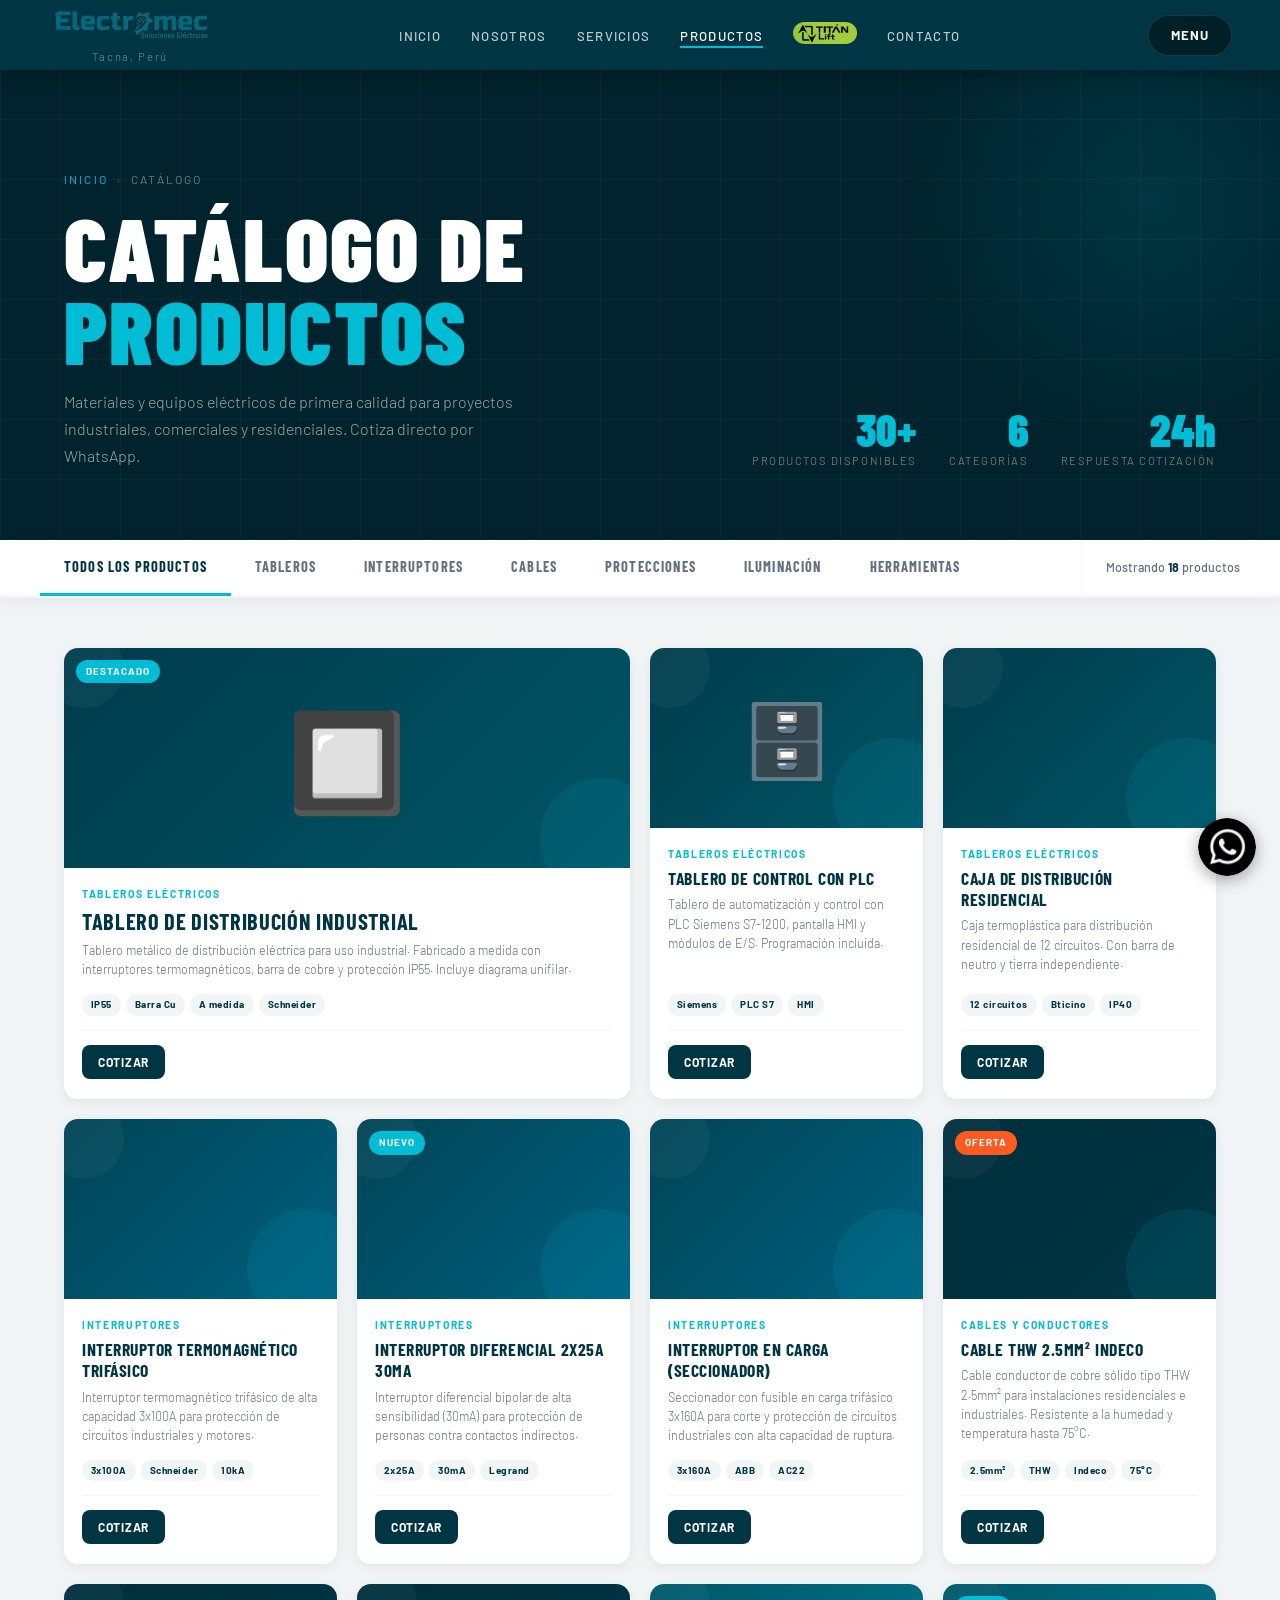
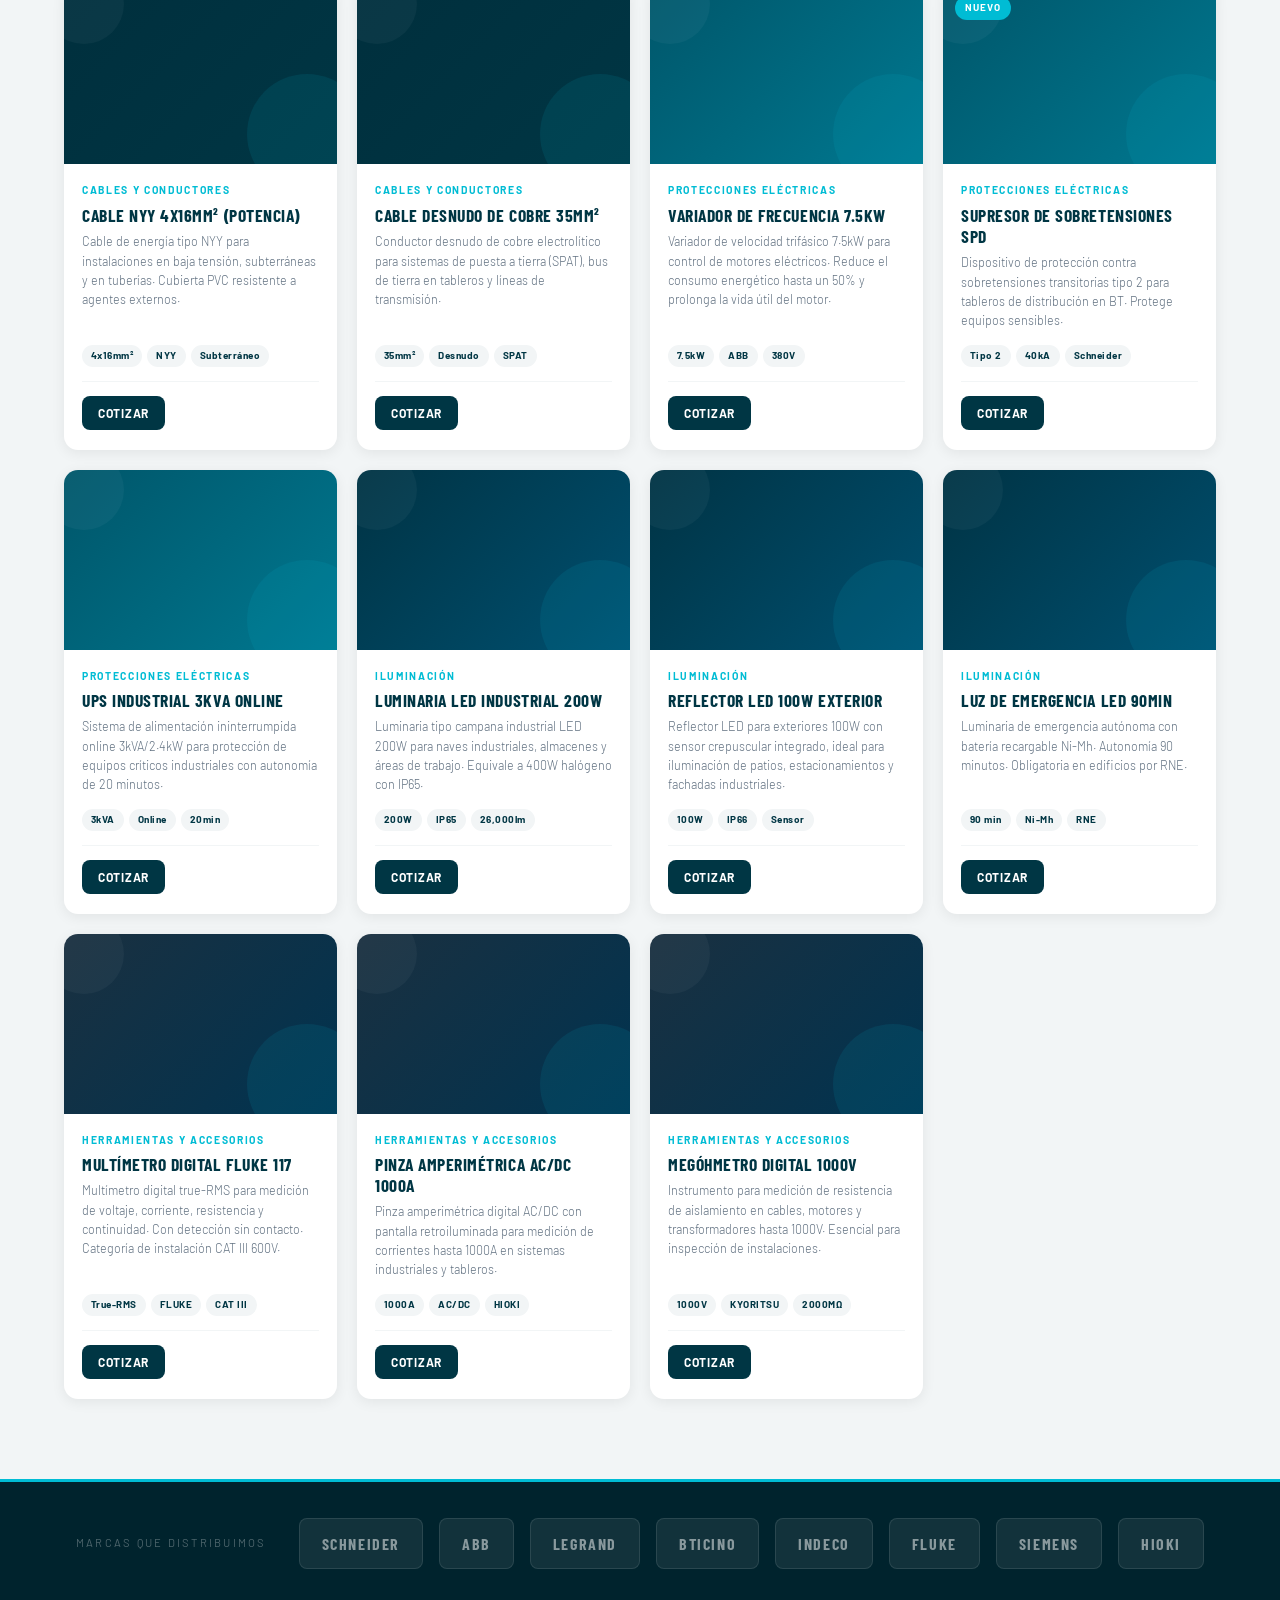
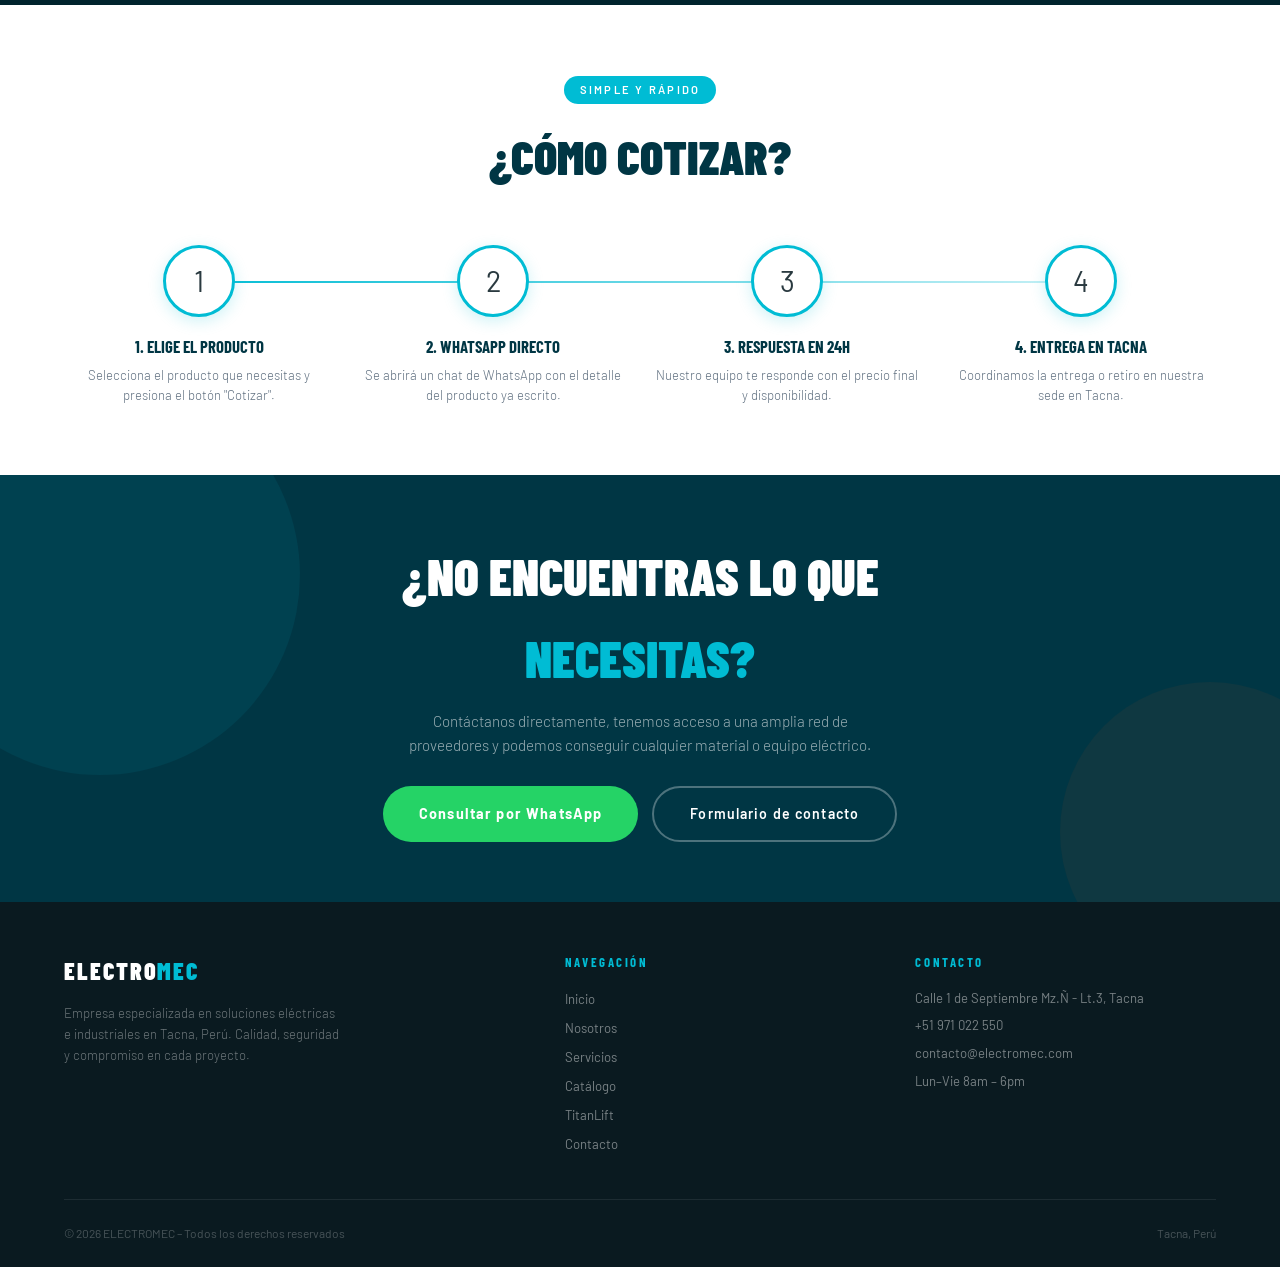
<file: Frontend_fixed/catalogo.html>
<!DOCTYPE html>
<html lang="es">
<head>
    <meta name="viewport" content="width=device-width, initial-scale=1.0">
    <meta charset="UTF-8">
    <meta name="viewport" content="width=device-width, initial-scale=1.0">
    <title>ELECTROMEC | Catálogo de Productos</title>
    <meta name="description" content="Catálogo de materiales y equipos eléctricos industriales. Tableros, interruptores, cables, protecciones y más. Cotiza por WhatsApp.">
    <link href="https://fonts.googleapis.com/css2?family=Barlow+Condensed:wght@400;600;700;900&family=Barlow:wght@300;400;500&display=swap" rel="stylesheet">
    <style>
        :root {
            --primary:   rgb(0, 54, 68);
            --primary-d: rgb(0, 35, 45);
            --primary-l: rgb(0, 75, 95);
            --cyan:      #00bcd4;
            --cyan-d:    #0097a7;
            --orange:    #ff5a1f;
            --orange-d:  #e04a10;
            --light:     #f2f5f6;
            --white:     #ffffff;
            --gray:      #607080;
            --dark:      #0a1a20;
        }
        *, *::before, *::after { margin:0; padding:0; box-sizing:border-box; }
        html { scroll-behavior: smooth; }
        body { font-family:'Barlow',sans-serif; line-height:1.6; background:#fff; color:#2a3a40; overflow-x:hidden; }
        img  { display:block; max-width:100%; }
        a    { text-decoration:none; color:inherit; }
        .container { width:90%; max-width:1280px; margin:0 auto; }

        .section-tag { display:inline-block; background:var(--cyan); color:white; font-size:.7rem; letter-spacing:.2em; text-transform:uppercase; padding:5px 16px; border-radius:20px; margin-bottom:14px; font-weight:600; }
        .section-tag.naranja { background:var(--orange); }

        .anim { opacity:0; transform:translateY(28px); transition:opacity .6s ease, transform .6s ease; }
        .anim.visible { opacity:1; transform:translateY(0); }
        .anim-delay-1 { transition-delay:.06s; }
        .anim-delay-2 { transition-delay:.12s; }
        .anim-delay-3 { transition-delay:.18s; }
        .anim-delay-4 { transition-delay:.24s; }
        .anim-delay-5 { transition-delay:.30s; }
        .anim-delay-6 { transition-delay:.36s; }
        .anim-delay-7 { transition-delay:.42s; }
        .anim-delay-8 { transition-delay:.48s; }
         :root { 
            --tl-green:  #7dc10e;
            --tl-green-d:#5e9a00;
            --tl-green-l:#a8e033;
            --tl-black:  #0f0f0f;
            --tl-dark:   #1a1a1a;
        }
        .nav-tintalift {
            background: var(--tl-green) !important;
            color: var(--tl-black) !important;
            padding: 5px 14px !important;
            border-radius: 20px !important;
            font-weight: 700 !important;
        }
        .nav-tintalift:hover { background: var(--tl-green-l) !important; }
        .nav-tintalift::after { display: none !important; }
        .tintalift-link { color: var(--tl-green) !important; font-weight: 700 !important; }

        .tintalift-section { background: var(--tl-black); padding-bottom: 80px; }
        .tintalift-hero {
            background: linear-gradient(135deg, #4a7a00 0%, var(--tl-green) 55%, var(--tl-green-l) 100%);
            padding: 90px 0 70px; position: relative; overflow: hidden;
        }
        .tintalift-hero::before {
            content:''; position:absolute; top:-60px; right:-60px;
            width:350px; height:350px; border-radius:50%; background:rgba(255,255,255,.08);
        }
        .tintalift-hero::after {
            content:''; position:absolute; bottom:-80px; left:-40px;
            width:250px; height:250px; border-radius:50%; background:rgba(0,0,0,.1);
        }
        .tintalift-hero-inner { text-align:center; position:relative; z-index:1; }
        .tintalift-badge {
            display:inline-block; background:rgba(0,0,0,.22); color:var(--tl-black);
            font-size:.68rem; font-weight:700; letter-spacing:.2em; text-transform:uppercase;
            padding:5px 18px; border-radius:20px; margin-bottom:20px;
        }
        .tintalift-title {
            font-family:'Barlow Condensed',sans-serif;
            font-size:clamp(3.5rem,9vw,7rem); font-weight:900;
            line-height:1; margin-bottom:20px; letter-spacing:.04em;
        }
        .tintalift-title .tinta { color:var(--tl-black); }
        .tintalift-title .lift  { color:#fff; }
        .tintalift-sub {
            font-size:1.05rem; color:rgba(0,0,0,.75); max-width:600px;
            margin:0 auto 34px; font-weight:500;
        }
        .btn-tintalift {
            display:inline-block; background:var(--tl-black); color:var(--tl-green);
            padding:14px 36px; border-radius:40px; font-weight:700; font-size:.95rem;
            letter-spacing:.05em; transition:background .3s,color .3s,transform .2s;
            box-shadow:0 4px 20px rgba(0,0,0,.3);
        }
        .btn-tintalift:hover { background:#222; color:var(--tl-green-l); transform:translateY(-2px); }

        .tintalift-servicios {
            display:grid; grid-template-columns:repeat(auto-fit,minmax(240px,1fr));
            gap:24px; margin:60px 0 50px;
        }
        .tl-card {
            background:var(--tl-dark); border:1px solid rgba(125,193,14,.2);
            border-radius:16px; padding:28px;
            border-left: 3px solid var(--tl-green);
            transition:border-color .3s,transform .3s,box-shadow .3s;
        }
        .tl-card:hover { border-color:var(--tl-green); transform:translateY(-6px); box-shadow:0 16px 40px rgba(125,193,14,.15); }
        .tl-icon { font-size:2.4rem; margin-bottom:18px; display:block; }
        .tl-card h4 {
            font-family:'Barlow Condensed',sans-serif; font-size:1.2rem; font-weight:700;
            color:var(--tl-green); text-transform:uppercase; letter-spacing:.05em; margin-bottom:12px;
        }
        .tl-card p { color:rgba(255,255,255,.65); font-size:.92rem; line-height:1.7; }

        .tintalift-cta {
            background:linear-gradient(120deg,#4a7a00,var(--tl-green));
            border-radius:20px; padding:48px 40px; margin-bottom:10px;
        }
        .tintalift-cta-inner { display:flex; align-items:center; justify-content:space-between; gap:30px; flex-wrap:wrap; }
        .tintalift-cta h3 {
            font-family:'Barlow Condensed',sans-serif; font-size:1.8rem; font-weight:900;
            color:var(--tl-black); text-transform:uppercase; margin-bottom:8px;
        }
        .tintalift-cta p { color:rgba(0,0,0,.7); font-size:.95rem; }
        .tintalift-cta-btns { display:flex; gap:14px; flex-wrap:wrap; }
        .btn-tl-wa {
            background:var(--tl-black); color:var(--tl-green);
            padding:13px 28px; border-radius:30px; font-weight:700; font-size:.88rem;
            transition:background .25s,transform .2s;
        }
        .btn-tl-wa:hover { background:#111; transform:translateY(-2px); }
        .btn-tl-form {
            background:rgba(0,0,0,.18); color:var(--tl-black);
            padding:13px 28px; border-radius:30px; font-weight:700; font-size:.88rem;
            border:2px solid rgba(0,0,0,.3); transition:background .25s,transform .2s;
        }
        .btn-tl-form:hover { background:rgba(0,0,0,.3); transform:translateY(-2px); }

        .anim { opacity: 0; transform: translateY(32px); transition: opacity .65s ease, transform .65s ease; }
        .anim.visible { opacity:1; transform:translateY(0); }
        .anim-delay-1 { transition-delay:.08s; }
        .anim-delay-2 { transition-delay:.16s; }
        .anim-delay-3 { transition-delay:.24s; }
        .anim-delay-4 { transition-delay:.32s; }
        .anim-delay-5 { transition-delay:.40s; }
        .anim-delay-6 { transition-delay:.48s; }
        /* ══ HEADER ══════════════════════════════ */
        .header { background:var(--primary); position:sticky; top:0; z-index:1000; height:70px; display:flex; align-items:center; justify-content:space-between; padding:0 48px; box-shadow:0 2px 20px rgba(0,0,0,.35); }
        .logo-area {
        display: flex;
        flex-direction: column; /* coloca todo en vertical */
        align-items: center; /* opcional: centra */
        }
        .logo-area img { height: 39px; }
        .logo-area small {
        font-size: .7rem;
        font-weight: 400;
        color: rgba(255,255,255,.35);
        letter-spacing: .15em;
        display: block;
        margin-top: 4px; /* mejor positivo para separarlo */
        } 
        .logo-text { font-family:'Barlow Condensed',sans-serif; font-size:1.5rem; font-weight:900; color:white; letter-spacing:.08em; }
        .logo-text span { color:var(--cyan); }
        .nav-links { display:flex; gap:30px; list-style:none; }
        .nav-links a { color:rgba(255,255,255,.75); font-size:.82rem; font-weight:500; letter-spacing:.1em; text-transform:uppercase; transition:color .25s; position:relative; padding-bottom:2px; }
        .nav-links a::after { content:''; position:absolute; bottom:-2px; left:0; width:0; height:2px; background:var(--cyan); transition:width .3s; }
        .nav-links a:hover, .nav-links a.activo { color:white; }
        .nav-links a:hover::after, .nav-links a.activo::after { width:100%; }
        .menu-boton { background:rgba(0,0,0,.4); color:white; padding:9px 22px; border-radius:30px; cursor:pointer; font-weight:700; font-size:.82rem; letter-spacing:.08em; transition:background .3s; border:1px solid rgba(255,255,255,.1); }
        .menu-boton:hover { background:var(--cyan-d); }

        /* ══ PANEL MENÚ ══════════════════════════ */
        .menu-overlay { display:none; position:fixed; inset:0; background:rgba(0,0,0,.55); z-index:9998; backdrop-filter:blur(3px); }
        .menu-overlay.activo { display:block; }
        .panel-menu { position:fixed; top:0; right:-100%; width:100%; height:100%; display:flex; z-index:9999; transition:right .5s cubic-bezier(.4,0,.2,1); }
        .panel-menu.activo { right:0; }
        .menu-visual { flex:1; display:grid; grid-template-rows:repeat(2,1fr); overflow:hidden; }
        .menu-visual-item { position:relative; overflow:hidden; cursor:pointer; }
        .menu-visual-item img { width:100%; height:100%; object-fit:cover; transition:transform .5s ease; filter:brightness(.65); }
        .menu-visual-item:hover img { transform:scale(1.06); filter:brightness(.8); }
        .menu-visual-label { position:absolute; bottom:18px; left:22px; font-family:'Barlow Condensed',sans-serif; font-size:1.4rem; font-weight:900; color:white; text-transform:uppercase; letter-spacing:.06em; text-shadow:0 2px 8px rgba(0,0,0,.5); display:flex; align-items:center; gap:10px; }
        .menu-visual-label::before { content:''; width:28px; height:3px; background:var(--cyan); display:block; }
        .menu-nav { width:420px; flex-shrink:0; background:white; display:flex; flex-direction:column; padding:32px 40px 36px; overflow-y:auto; }
        .menu-nav-top { display:flex; justify-content:flex-end; margin-bottom:40px; }
        .cerrar-menu { display:flex; align-items:center; gap:8px; background:var(--light); border:none; cursor:pointer; padding:10px 20px; border-radius:30px; font-family:'Barlow',sans-serif; font-size:.82rem; font-weight:700; color:var(--primary); letter-spacing:.08em; transition:background .3s; }
        .cerrar-menu:hover { background:var(--primary); color:white; }
        .menu-nav-links { flex:1; display:flex; flex-direction:column; justify-content:center; gap:6px; }
        .menu-nav-link { font-family:'Barlow Condensed',sans-serif; font-size:2.8rem; font-weight:900; color:#ccc; text-transform:uppercase; letter-spacing:.02em; line-height:1.1; display:flex; align-items:center; gap:12px; padding:6px 0; opacity:0; transform:translateX(20px); transition:color .25s, transform .4s ease, opacity .4s ease; }
        .menu-nav-link::before { content:'▶'; font-size:1rem; color:var(--cyan); opacity:0; transform:translateX(-8px); transition:opacity .25s, transform .25s; }
        .menu-nav-link:hover { color:var(--primary); transform:translateX(6px) !important; }
        .menu-nav-link:hover::before, .menu-nav-link.activo::before { opacity:1; transform:translateX(0); }
        .menu-nav-link.activo { color:var(--primary); }
        .panel-menu.activo .menu-nav-link { opacity:1; transform:translateX(0); }
        .panel-menu.activo .menu-nav-link:nth-child(1) { transition-delay:.10s; }
        .panel-menu.activo .menu-nav-link:nth-child(2) { transition-delay:.17s; }
        .panel-menu.activo .menu-nav-link:nth-child(3) { transition-delay:.24s; }
        .panel-menu.activo .menu-nav-link:nth-child(4) { transition-delay:.31s; }
        .panel-menu.activo .menu-nav-link:nth-child(5) { transition-delay:.38s; }
        .menu-nav-cta { margin-top:32px; }
        .btn-menu-cta { display:block; text-align:center; background:var(--primary); color:white; padding:15px 30px; border-radius:8px; font-family:'Barlow',sans-serif; font-weight:700; font-size:.88rem; letter-spacing:.1em; text-transform:uppercase; margin-bottom:20px; transition:background .3s; }
        .btn-menu-cta:hover { background:var(--cyan-d); }
        .menu-nav-contact { font-size:.8rem; color:var(--gray); line-height:1.7; }
        .menu-nav-contact a { color:var(--gray); transition:color .3s; display:block; }
        .menu-nav-contact a:hover { color:var(--primary); }
        .menu-nav-social { display:flex; gap:10px; margin-top:12px; }
        .social-btn { width:34px; height:34px; background:var(--light); border-radius:50%; display:flex; align-items:center; justify-content:center; font-size:.85rem; font-weight:700; color:var(--primary); transition:background .3s,color .3s; }
        .social-btn:hover { background:var(--primary); color:white; }
        @media(max-width:768px){ .menu-visual{display:none;} .menu-nav{width:100%;} .menu-nav-link{font-size:2.2rem;} }

        /* ══ HERO ════════════════════════════════ */
        .hero {
            background: var(--primary-d);
            padding: 100px 0 70px;
            position: relative; overflow: hidden;
        }
        .hero::before {
            content:''; position:absolute; inset:0;
            background-image:
                repeating-linear-gradient(90deg, rgba(255,255,255,.03) 0, rgba(255,255,255,.03) 1px, transparent 1px, transparent 60px),
                repeating-linear-gradient(0deg,  rgba(255,255,255,.03) 0, rgba(255,255,255,.03) 1px, transparent 1px, transparent 60px);
        }
        .hero-circle {
            position:absolute; right:-120px; top:-120px;
            width:500px; height:500px; border-radius:50%;
            background:radial-gradient(circle, rgba(0,188,212,.12) 0%, transparent 70%);
        }
        .hero-inner { position:relative; z-index:1; display:flex; justify-content:space-between; align-items:flex-end; flex-wrap:wrap; gap:30px; }
        .hero-texto { max-width:600px; }
        .hero-breadcrumb { display:flex; align-items:center; gap:8px; font-size:.75rem; letter-spacing:.18em; text-transform:uppercase; color:rgba(255,255,255,.4); margin-bottom:16px; }
        .hero-breadcrumb a { color:var(--cyan); }
        .hero-breadcrumb span { color:rgba(255,255,255,.2); }
        .hero-texto h1 { font-family:'Barlow Condensed',sans-serif; font-size:clamp(3rem,7vw,6rem); font-weight:900; line-height:.92; text-transform:uppercase; color:white; letter-spacing:.02em; }
        .hero-texto h1 em { font-style:normal; color:var(--cyan); }
        .hero-texto p { margin-top:18px; font-size:1rem; color:rgba(255,255,255,.6); font-weight:300; max-width:480px; line-height:1.7; }
        .hero-stats { display:flex; gap:32px; flex-wrap:wrap; }
        .hero-stat { text-align:right; }
        .hero-stat-num { font-family:'Barlow Condensed',sans-serif; font-size:2.8rem; font-weight:900; color:var(--cyan); line-height:1; }
        .hero-stat-label { font-size:.7rem; letter-spacing:.14em; text-transform:uppercase; color:rgba(255,255,255,.4); }

        /* ══ BARRA FILTROS ═══════════════════════ */
        .filtros-bar {
            background: white;
            border-bottom: 2px solid var(--light);
            position: sticky; top: 70px; z-index: 100;
            box-shadow: 0 4px 20px rgba(0,0,0,.06);
        }
        .filtros-inner {
            display: flex; align-items: center; gap: 0;
            overflow-x: auto; padding: 0 40px;
            scrollbar-width: none;
        }
        .filtros-inner::-webkit-scrollbar { display:none; }
        .filtro-btn {
            padding: 18px 24px;
            font-family:'Barlow Condensed',sans-serif;
            font-size:.9rem; font-weight:700; letter-spacing:.08em; text-transform:uppercase;
            color: var(--gray); background: transparent; border: none;
            cursor: pointer; white-space: nowrap;
            border-bottom: 3px solid transparent;
            transition: color .25s, border-color .25s;
            position: relative;
        }
        .filtro-btn:hover { color: var(--primary); }
        .filtro-btn.activo { color: var(--primary); border-bottom-color: var(--cyan); }
        .filtros-count {
            margin-left: auto; flex-shrink: 0;
            font-size:.78rem; color:var(--gray); font-weight:500;
            padding: 18px 0 18px 24px;
            border-left: 1px solid var(--light);
            white-space: nowrap;
        }
        .filtros-count span { color:var(--primary); font-weight:700; }

        /* ══ CATÁLOGO LAYOUT ══════════════════════ */
        .catalogo-layout {
            padding: 50px 0 80px;
            background: var(--light);
        }

        /* ══ GRID PRODUCTOS ══════════════════════ */
        .productos-grid {
            display: grid;
            grid-template-columns: repeat(4, 1fr);
            gap: 20px;
        }

        /* ══ PRODUCT CARD ════════════════════════ */
        .product-card {
            background: white;
            border-radius: 14px;
            overflow: hidden;
            box-shadow: 0 3px 14px rgba(0,0,0,.07);
            transition: transform .35s, box-shadow .35s;
            display: flex; flex-direction: column;
            position: relative;
        }
        .product-card:hover { transform:translateY(-7px); box-shadow:0 16px 40px rgba(0,54,68,.14); }
        .product-card.oculto { display:none; }

        .product-badge {
            position:absolute; top:12px; left:12px;
            background:var(--orange); color:white;
            font-size:.62rem; font-weight:700; letter-spacing:.1em;
            text-transform:uppercase; padding:4px 10px; border-radius:20px;
            z-index:1;
        }
        .product-badge.nuevo { background:var(--cyan); }
        .product-badge.oferta { background:var(--orange); }

        .product-img-wrap {
            height: 180px;
            background: linear-gradient(135deg, var(--primary) 0%, var(--primary-l) 100%);
            display: flex; align-items: center; justify-content: center;
            position: relative; overflow: hidden;
            font-size: 4.5rem;
        }
        .product-img-wrap::after {
            content:''; position:absolute;
            bottom:-30px; right:-30px;
            width:120px; height:120px; border-radius:50%;
            background:rgba(0,188,212,.1);
        }
        .product-img-wrap::before {
            content:''; position:absolute;
            top:-20px; left:-20px;
            width:80px; height:80px; border-radius:50%;
            background:rgba(255,255,255,.04);
        }
        /* variaciones de color por categoría */
        .product-card[data-cat="tableros"]     .product-img-wrap { background:linear-gradient(135deg, #003c4c, #005566); }
        .product-card[data-cat="interruptores"] .product-img-wrap { background:linear-gradient(135deg, #004455, #006080); }
        .product-card[data-cat="cables"]       .product-img-wrap { background:linear-gradient(135deg, #002f3d, var(--primary)); }
        .product-card[data-cat="protecciones"] .product-img-wrap { background:linear-gradient(135deg, #00566a, #007890); }
        .product-card[data-cat="iluminacion"]  .product-img-wrap { background:linear-gradient(135deg, #003344, #005070); }
        .product-card[data-cat="herramientas"] .product-img-wrap { background:linear-gradient(135deg, #1a3040, #003350); }

        .product-body { padding:18px 18px 20px; flex:1; display:flex; flex-direction:column; }

        .product-categoria {
            font-size:.65rem; font-weight:700; letter-spacing:.16em;
            text-transform:uppercase; color:var(--cyan); margin-bottom:6px;
        }
        .product-body h3 {
            font-family:'Barlow Condensed',sans-serif; font-size:1.1rem; font-weight:700;
            color:var(--primary); text-transform:uppercase; letter-spacing:.03em;
            margin-bottom:6px; line-height:1.2;
        }
        .product-body p {
            font-size:.78rem; color:var(--gray); line-height:1.55;
            font-weight:300; flex:1; margin-bottom:14px;
        }
        .product-specs {
            display:flex; flex-wrap:wrap; gap:5px; margin-bottom:14px;
        }
        .product-spec {
            background:var(--light); color:var(--primary);
            font-size:.62rem; padding:3px 9px; border-radius:20px;
            font-weight:700; letter-spacing:.05em;
        }
        .product-footer {
            display:flex; align-items:center; justify-content:space-between;
            padding-top:14px; border-top:1px solid var(--light);
        }
        .product-precio {
            font-family:'Barlow Condensed',sans-serif;
            font-size:1.55rem; font-weight:900; color:var(--orange); line-height:1;
        }
        .product-precio-unit { font-size:.72rem; font-weight:400; color:var(--gray); display:block; }
        .btn-cotizar {
            background:var(--primary); color:white; border:none;
            padding:10px 16px; border-radius:8px; cursor:pointer;
            font-family:'Barlow',sans-serif; font-size:.75rem; font-weight:700;
            letter-spacing:.06em; text-transform:uppercase;
            transition:background .3s; display:flex; align-items:center; gap:5px;
            white-space:nowrap;
        }
        .btn-cotizar:hover { background:var(--cyan-d); }

        /* ══ HIGHLIGHT CARD (producto destacado) ═ */
        .product-card.destacado {
            grid-column: span 2;
        }
        .product-card.destacado .product-img-wrap {
            height: 220px; font-size: 6rem;
        }
        .product-card.destacado .product-body h3 { font-size:1.4rem; }

        /* ══ BANNER MARCAS ════════════════════════ */
        .marcas-strip {
            background: var(--primary-d);
            padding: 36px 0;
            border-top: 3px solid var(--cyan);
        }
        .marcas-strip-inner { display:flex; align-items:center; justify-content:center; gap:16px; flex-wrap:wrap; }
        .marcas-label { font-size:.7rem; letter-spacing:.2em; text-transform:uppercase; color:rgba(255,255,255,.3); margin-right:16px; white-space:nowrap; }
        .marca-pill {
            background:rgba(255,255,255,.07); border:1px solid rgba(255,255,255,.1);
            border-radius:8px; padding:12px 22px;
            font-family:'Barlow Condensed',sans-serif; font-size:1rem; font-weight:700;
            letter-spacing:.1em; color:rgba(255,255,255,.5);
            transition:background .3s,color .3s;
        }
        .marca-pill:hover { background:rgba(0,188,212,.15); color:var(--cyan); }

        /* ══ COMO COMPRAR ════════════════════════ */
        .como-comprar { padding:70px 0; background:white; }
        .como-header { text-align:center; margin-bottom:50px; }
        .como-header h2 { font-family:'Barlow Condensed',sans-serif; font-size:clamp(2rem,4vw,3rem); font-weight:900; color:var(--primary); text-transform:uppercase; }
        .como-steps { display:grid; grid-template-columns:repeat(4,1fr); gap:24px; position:relative; }
        .como-steps::before {
            content:''; position:absolute; top:36px; left:10%; right:10%; height:2px;
            background:linear-gradient(90deg, var(--cyan), rgba(0,188,212,.2));
            z-index:0;
        }
        .como-step { text-align:center; position:relative; z-index:1; }
        .como-num {
            width:72px; height:72px; border-radius:50%;
            background:white; border:3px solid var(--cyan);
            display:flex; align-items:center; justify-content:center;
            margin:0 auto 16px; font-size:1.8rem;
            box-shadow:0 4px 16px rgba(0,188,212,.2);
        }
        .como-step h4 { font-family:'Barlow Condensed',sans-serif; font-size:1.05rem; font-weight:700; color:var(--primary); text-transform:uppercase; margin-bottom:6px; }
        .como-step p { font-size:.82rem; color:var(--gray); line-height:1.5; font-weight:300; }

        /* ══ CTA BANNER ══════════════════════════ */
        .cta-banner {
            background: var(--primary);
            padding: 60px 0;
            text-align: center;
            position: relative; overflow: hidden;
        }
        .cta-banner::before {
            content:''; position:absolute; left:-100px; top:-100px;
            width:400px; height:400px; border-radius:50%;
            background:rgba(0,188,212,.08);
        }
        .cta-banner::after {
            content:''; position:absolute; right:-80px; bottom:-80px;
            width:300px; height:300px; border-radius:50%;
            background:rgba(255,90,31,.06);
        }
        .cta-banner h2 { font-family:'Barlow Condensed',sans-serif; font-size:clamp(2rem,4vw,3.2rem); font-weight:900; color:white; text-transform:uppercase; margin-bottom:10px; position:relative; z-index:1; }
        .cta-banner h2 span { color:var(--cyan); }
        .cta-banner p { color:rgba(255,255,255,.6); max-width:480px; margin:0 auto 28px; font-size:.95rem; font-weight:300; position:relative; z-index:1; }
        .cta-btns { display:flex; gap:14px; justify-content:center; flex-wrap:wrap; position:relative; z-index:1; }
        .btn-wa-big { background:#25d366; color:white; padding:15px 36px; border-radius:40px; font-weight:700; font-size:.9rem; letter-spacing:.08em; display:inline-flex; align-items:center; gap:10px; transition:background .3s,transform .2s; }
        .btn-wa-big:hover { background:#1db954; transform:translateY(-2px); }
        .btn-outline-white { border:2px solid rgba(255,255,255,.3); color:white; padding:15px 36px; border-radius:40px; font-weight:600; font-size:.88rem; letter-spacing:.08em; transition:border-color .3s,background .3s; }
        .btn-outline-white:hover { border-color:var(--cyan); background:rgba(0,188,212,.1); }

        /* ══ FOOTER ══════════════════════════════ */
        .footer { background:var(--dark); padding:50px 0 24px; }
        .footer-grid { display:grid; grid-template-columns:1.5fr 1fr 1fr; gap:50px; padding-bottom:36px; border-bottom:1px solid rgba(255,255,255,.08); margin-bottom:24px; }
        .footer-brand p { font-size:.82rem; color:rgba(255,255,255,.4); line-height:1.6; margin-top:12px; font-weight:300; max-width:280px; }
        .footer-col h4 { font-family:'Barlow Condensed',sans-serif; font-size:.8rem; font-weight:700; letter-spacing:.2em; text-transform:uppercase; color:var(--cyan); margin-bottom:16px; }
        .footer-col a { display:block; font-size:.82rem; color:rgba(255,255,255,.45); margin-bottom:8px; transition:color .3s; }
        .footer-col a:hover { color:white; }
        .footer-col p { font-size:.82rem; color:rgba(255,255,255,.45); margin-bottom:8px; line-height:1.5; }
        .footer-bottom { display:flex; justify-content:space-between; font-size:.75rem; color:rgba(255,255,255,.25); }

        .whatsapp { position:fixed; bottom:24px; right:24px; width:58px; height:58px; z-index:1000; }
        .whatsapp img { width:100%; height:100%; border-radius:50%; box-shadow:0 4px 16px rgba(0,0,0,.35); transition:transform .3s; }
        .whatsapp img:hover { transform:scale(1.12); }

        @keyframes fadeUp { from{opacity:0;transform:translateY(24px);} to{opacity:1;transform:translateY(0);} }

        /* ══ RESPONSIVE ══════════════════════════ */
        @media(max-width:1200px) { .productos-grid { grid-template-columns:repeat(3,1fr); } }
        @media(max-width:900px)  {
            .productos-grid { grid-template-columns:repeat(2,1fr); }
            .product-card.destacado { grid-column:span 1; }
            .como-steps { grid-template-columns:repeat(2,1fr); }
            .como-steps::before { display:none; }
            .footer-grid { grid-template-columns:1fr 1fr; }
        }
        @media(max-width:600px)  {
            .header { padding:0 16px; }
            .nav-links { display:none; }
            .productos-grid { grid-template-columns:1fr; }
            .filtros-inner { padding:0 16px; overflow-x:auto; white-space:nowrap; }
            .filtro-btn { flex-shrink:0; }
            .hero { padding:80px 0 50px; }
            .hero h1 { font-size:clamp(2rem,9vw,3rem); }
            .footer-grid { grid-template-columns:1fr; gap:28px; }
            .footer-bottom { flex-direction:column; gap:8px; text-align:center; }
            .como-steps { grid-template-columns:1fr; }
        }
        @media(max-width:400px) {
            .productos-grid { grid-template-columns:1fr; }
            .product-img { height:140px; }
        }
    </style>
    <!-- Open Graph / WhatsApp -->
    <meta property="og:type"        content="website">
    <meta property="og:url"         content="https://electromec.pe/catalogo.html">
    <meta property="og:title"       content="ELECTROMEC – Soluciones Eléctricas Industriales">
    <meta property="og:description" content="Especialistas en instalaciones eléctricas, tableros industriales, ascensores y mantenimiento en Tacna, Perú.">
    <meta property="og:image"       content="img/carrusel1.jpg">
    <meta property="og:locale"      content="es_PE">
</head>
<body>

<!-- HEADER -->
<header class="header">
    <a href="index.html" class="logo-area">
        <img src="img/lofo.png" alt="Electromec" onerror="this.style.display='none'">
        <small class="by"> Tacna, Perú</small>

    </a>
    <ul class="nav-links">
        <li><a href="index.html">Inicio</a></li>
        <li><a href="nosotros.html">Nosotros</a></li>
        <li><a href="servicios.html">Servicios</a></li>
        <li><a href="catalogo.html" class="activo">Productos</a></li>
        <li><a href="titanlift.html"><img src="img/iconotintan.png" alt="TitanLift" style="height:22px;vertical-align:middle;" loading="lazy"></a></li>
        <li><a href="index.html#contacto">Contacto</a></li>
    </ul>
    <div class="menu-boton" onclick="abrirMenu()">MENU</div>
</header>

<div class="menu-overlay" id="menuOverlay" onclick="cerrarMenu()"></div>

<!-- PANEL MENÚ LATERAL -->
<div id="panelMenu" class="panel-menu">
    <div class="menu-visual">
        <div class="menu-visual-item" onclick="location.href='servicios.html'">
            <img src="img/carrusel2.jpg" alt="Servicios" loading="lazy">
            <div class="menu-visual-label">Servicios</div>
            <div class="menu-visual-logo"><img src="img/logo.3.png" alt="" onerror="this.style.display='none'" loading="lazy"></div>
        </div>
        <div class="menu-visual-item" onclick="location.href='catalogo.html'">
            <img src="img/carrusel3.jpeg" alt="Productos" loading="lazy">
            <div class="menu-visual-label">Productos</div>
            <div class="menu-visual-logo"><img src="img/logo.3.png" alt="" onerror="this.style.display='none'" loading="lazy"></div>
        </div>
    </div>
    <div class="menu-nav">
        <div class="menu-nav-top">
            <button class="cerrar-menu" onclick="cerrarMenu()">Cerrar</button>
        </div>
        <nav class="menu-nav-links">
            <a href="index.html"           class="menu-nav-link">Inicio</a>
            <a href="nosotros.html"        class="menu-nav-link">Nosotros</a>
            <a href="servicios.html"       class="menu-nav-link">Servicios</a>
            <a href="catalogo.html"        class="menu-nav-link activo">Productos</a>
            <a href="titanlift.html"       class="menu-nav-link">TitanLift</a>
            <a href="index.html#contacto"  class="menu-nav-link">Contáctanos</a>
        </nav>
        <div class="menu-nav-cta">
            <a href="index.html#contacto" class="btn-menu-cta">Solicita tu presupuesto</a>
            <div class="menu-nav-contact">
                <a href="mailto:contacto@electromec.com">contacto@electromec.com</a>
                <a href="tel:+51971022550">+51 971 022 550</a>
            </div>
            <div class="menu-nav-social">
                <a href="#" class="social-btn">f</a>
                <a href="#" class="social-btn">in</a>
                <a href="https://wa.me/51971022550" target="_blank" class="social-btn">wa</a>
            </div>
        </div>
    </div>
</div>

<!-- ══ HERO ══════════════════════════════════ -->
<section class="hero">
    <div class="hero-circle"></div>
    <div class="container">
        <div class="hero-inner">
            <div class="hero-texto" style="animation:fadeUp .7s ease both">
                <div class="hero-breadcrumb">
                    <a href="index.html">Inicio</a>
                    <span>›</span>
                    Catálogo
                </div>
                <h1>CATÁLOGO DE<br><em>PRODUCTOS</em></h1>
                <p>Materiales y equipos eléctricos de primera calidad para proyectos industriales, comerciales y residenciales. Cotiza directo por WhatsApp.</p>
            </div>
            <div class="hero-stats" style="animation:fadeUp .7s .2s ease both">
                <div class="hero-stat">
                    <div class="hero-stat-num">30+</div>
                    <div class="hero-stat-label">Productos disponibles</div>
                </div>
                <div class="hero-stat">
                    <div class="hero-stat-num">6</div>
                    <div class="hero-stat-label">Categorías</div>
                </div>
                <div class="hero-stat">
                    <div class="hero-stat-num">24h</div>
                    <div class="hero-stat-label">Respuesta cotización</div>
                </div>
            </div>
        </div>
    </div>
</section>

<!-- ══ FILTROS ════════════════════════════════ -->
<div class="filtros-bar">
    <div class="filtros-inner">
        <button class="filtro-btn activo" data-filtro="todos">Todos los productos</button>
        <button class="filtro-btn" data-filtro="tableros">Tableros</button>
        <button class="filtro-btn" data-filtro="interruptores">Interruptores</button>
        <button class="filtro-btn" data-filtro="cables">Cables</button>
        <button class="filtro-btn" data-filtro="protecciones">Protecciones</button>
        <button class="filtro-btn" data-filtro="iluminacion">Iluminación</button>
        <button class="filtro-btn" data-filtro="herramientas">Herramientas</button>
        <div class="filtros-count">Mostrando <span id="contadorVisible">18</span> productos</div>
    </div>
</div>

<!-- ══ CATÁLOGO ═══════════════════════════════ -->
<section class="catalogo-layout">
    <div class="container">
        <div class="productos-grid" id="productosGrid">

            <!-- TABLEROS -->
            <div class="product-card destacado anim anim-delay-1" data-cat="tableros">
                <span class="product-badge nuevo">Destacado</span>
                <div class="product-img-wrap">🔲</div>
                <div class="product-body">
                    <div class="product-categoria">Tableros eléctricos</div>
                    <h3>Tablero de Distribución Industrial</h3>
                    <p>Tablero metálico de distribución eléctrica para uso industrial. Fabricado a medida con interruptores termomagnéticos, barra de cobre y protección IP55. Incluye diagrama unifilar.</p>
                    <div class="product-specs">
                        <span class="product-spec">IP55</span>
                        <span class="product-spec">Barra Cu</span>
                        <span class="product-spec">A medida</span>
                        <span class="product-spec">Schneider</span>
                    </div>
                    <div class="product-footer">
                        <button class="btn-cotizar" onclick="cotizar('Tablero de Distribución Industrial', 950)">Cotizar</button>
                    </div>
                </div>
            </div>

            <div class="product-card anim anim-delay-2" data-cat="tableros">
                <div class="product-img-wrap">🗄️</div>
                <div class="product-body">
                    <div class="product-categoria">Tableros eléctricos</div>
                    <h3>Tablero de Control con PLC</h3>
                    <p>Tablero de automatización y control con PLC Siemens S7-1200, pantalla HMI y módulos de E/S. Programación incluida.</p>
                    <div class="product-specs">
                        <span class="product-spec">Siemens</span>
                        <span class="product-spec">PLC S7</span>
                        <span class="product-spec">HMI</span>
                    </div>
                    <div class="product-footer">
                        <button class="btn-cotizar" onclick="cotizar('Tablero de Control con PLC', 3200)">Cotizar</button>
                    </div>
                </div>
            </div>

            <div class="product-card anim anim-delay-3" data-cat="tableros">
                <div class="product-img-wrap"></div>
                <div class="product-body">
                    <div class="product-categoria">Tableros eléctricos</div>
                    <h3>Caja de Distribución Residencial</h3>
                    <p>Caja termoplástica para distribución residencial de 12 circuitos. Con barra de neutro y tierra independiente.</p>
                    <div class="product-specs">
                        <span class="product-spec">12 circuitos</span>
                        <span class="product-spec">Bticino</span>
                        <span class="product-spec">IP40</span>
                    </div>
                    <div class="product-footer">
                        
                        <button class="btn-cotizar" onclick="cotizar('Caja de Distribución Residencial 12 cto', 180)">Cotizar</button>
                    </div>
                </div>
            </div>

            <!-- INTERRUPTORES -->
            <div class="product-card anim anim-delay-1" data-cat="interruptores">
                <div class="product-img-wrap"></div>
                <div class="product-body">
                    <div class="product-categoria">Interruptores</div>
                    <h3>Interruptor Termomagnético Trifásico</h3>
                    <p>Interruptor termomagnético trifásico de alta capacidad 3x100A para protección de circuitos industriales y motores.</p>
                    <div class="product-specs">
                        <span class="product-spec">3x100A</span>
                        <span class="product-spec">Schneider</span>
                        <span class="product-spec">10kA</span>
                    </div>
                    <div class="product-footer">
                        <button class="btn-cotizar" onclick="cotizar('Interruptor Trifásico 3x100A', 120)">Cotizar</button>
                    </div>
                </div>
            </div>

            <div class="product-card anim anim-delay-2" data-cat="interruptores">
                <span class="product-badge nuevo">Nuevo</span>
                <div class="product-img-wrap"></div>
                <div class="product-body">
                    <div class="product-categoria">Interruptores</div>
                    <h3>Interruptor Diferencial 2x25A 30mA</h3>
                    <p>Interruptor diferencial bipolar de alta sensibilidad (30mA) para protección de personas contra contactos indirectos.</p>
                    <div class="product-specs">
                        <span class="product-spec">2x25A</span>
                        <span class="product-spec">30mA</span>
                        <span class="product-spec">Legrand</span>
                    </div>
                    <div class="product-footer">
                        <button class="btn-cotizar" onclick="cotizar('Interruptor Diferencial 2x25A 30mA', 65)">Cotizar</button>
                    </div>
                </div>
            </div>

            <div class="product-card anim anim-delay-3" data-cat="interruptores">
                <div class="product-img-wrap"></div>
                <div class="product-body">
                    <div class="product-categoria">Interruptores</div>
                    <h3>Interruptor en Carga (Seccionador)</h3>
                    <p>Seccionador con fusible en carga trifásico 3x160A para corte y protección de circuitos industriales con alta capacidad de ruptura.</p>
                    <div class="product-specs">
                        <span class="product-spec">3x160A</span>
                        <span class="product-spec">ABB</span>
                        <span class="product-spec">AC22</span>
                    </div>
                    <div class="product-footer">
                        <button class="btn-cotizar" onclick="cotizar('Seccionador en Carga 3x160A', 245)">Cotizar</button>
                    </div>
                </div>
            </div>

            <!-- CABLES -->
            <div class="product-card anim anim-delay-1" data-cat="cables">
                <span class="product-badge oferta">Oferta</span>
                <div class="product-img-wrap"></div>
                <div class="product-body">
                    <div class="product-categoria">Cables y conductores</div>
                    <h3>Cable THW 2.5mm² INDECO</h3>
                    <p>Cable conductor de cobre sólido tipo THW 2.5mm² para instalaciones residenciales e industriales. Resistente a la humedad y temperatura hasta 75°C.</p>
                    <div class="product-specs">
                        <span class="product-spec">2.5mm²</span>
                        <span class="product-spec">THW</span>
                        <span class="product-spec">Indeco</span>
                        <span class="product-spec">75°C</span>
                    </div>
                    <div class="product-footer">
                        <button class="btn-cotizar" onclick="cotizar('Cable THW 2.5mm² INDECO x100m', 80)">Cotizar</button>
                    </div>
                </div>
            </div>

            <div class="product-card anim anim-delay-2" data-cat="cables">
                <div class="product-img-wrap"></div>
                <div class="product-body">
                    <div class="product-categoria">Cables y conductores</div>
                    <h3>Cable NYY 4x16mm² (Potencia)</h3>
                    <p>Cable de energía tipo NYY para instalaciones en baja tensión, subterráneas y en tuberías. Cubierta PVC resistente a agentes externos.</p>
                    <div class="product-specs">
                        <span class="product-spec">4x16mm²</span>
                        <span class="product-spec">NYY</span>
                        <span class="product-spec">Subterráneo</span>
                    </div>
                    <div class="product-footer">
                        <button class="btn-cotizar" onclick="cotizar('Cable NYY 4x16mm² x50m', 320)">Cotizar</button>
                    </div>
                </div>
            </div>

            <div class="product-card anim anim-delay-3" data-cat="cables">
                <div class="product-img-wrap"></div>
                <div class="product-body">
                    <div class="product-categoria">Cables y conductores</div>
                    <h3>Cable Desnudo de Cobre 35mm²</h3>
                    <p>Conductor desnudo de cobre electrolítico para sistemas de puesta a tierra (SPAT), bus de tierra en tableros y líneas de transmisión.</p>
                    <div class="product-specs">
                        <span class="product-spec">35mm²</span>
                        <span class="product-spec">Desnudo</span>
                        <span class="product-spec">SPAT</span>
                    </div>
                    <div class="product-footer">
                        <button class="btn-cotizar" onclick="cotizar('Cable Desnudo Cu 35mm² x25m', 140)">Cotizar</button>
                    </div>
                </div>
            </div>

            <!-- PROTECCIONES -->
            <div class="product-card anim anim-delay-1" data-cat="protecciones">
                <div class="product-img-wrap"></div>
                <div class="product-body">
                    <div class="product-categoria">Protecciones eléctricas</div>
                    <h3>Variador de Frecuencia 7.5kW</h3>
                    <p>Variador de velocidad trifásico 7.5kW para control de motores eléctricos. Reduce el consumo energético hasta un 50% y prolonga la vida útil del motor.</p>
                    <div class="product-specs">
                        <span class="product-spec">7.5kW</span>
                        <span class="product-spec">ABB</span>
                        <span class="product-spec">380V</span>
                    </div>
                    <div class="product-footer">
                        <button class="btn-cotizar" onclick="cotizar('Variador de Frecuencia 7.5kW ABB', 1450)">Cotizar</button>
                    </div>
                </div>
            </div>

            <div class="product-card anim anim-delay-2" data-cat="protecciones">
                <span class="product-badge nuevo">Nuevo</span>
                <div class="product-img-wrap"></div>
                <div class="product-body">
                    <div class="product-categoria">Protecciones eléctricas</div>
                    <h3>Supresor de Sobretensiones SPD</h3>
                    <p>Dispositivo de protección contra sobretensiones transitorias tipo 2 para tableros de distribución en BT. Protege equipos sensibles.</p>
                    <div class="product-specs">
                        <span class="product-spec">Tipo 2</span>
                        <span class="product-spec">40kA</span>
                        <span class="product-spec">Schneider</span>
                    </div>
                    <div class="product-footer">
                        <button class="btn-cotizar" onclick="cotizar('Supresor de Sobretensiones SPD Tipo 2', 280)">Cotizar</button>
                    </div>
                </div>
            </div>

            <div class="product-card anim anim-delay-3" data-cat="protecciones">
                <div class="product-img-wrap"></div>
                <div class="product-body">
                    <div class="product-categoria">Protecciones eléctricas</div>
                    <h3>UPS Industrial 3kVA Online</h3>
                    <p>Sistema de alimentación ininterrumpida online 3kVA/2.4kW para protección de equipos críticos industriales con autonomía de 20 minutos.</p>
                    <div class="product-specs">
                        <span class="product-spec">3kVA</span>
                        <span class="product-spec">Online</span>
                        <span class="product-spec">20min</span>
                    </div>
                    <div class="product-footer">
                        <button class="btn-cotizar" onclick="cotizar('UPS Industrial 3kVA Online', 1800)">Cotizar</button>
                    </div>
                </div>
            </div>

            <!-- ILUMINACIÓN -->
            <div class="product-card anim anim-delay-1" data-cat="iluminacion">
                <div class="product-img-wrap"></div>
                <div class="product-body">
                    <div class="product-categoria">Iluminación</div>
                    <h3>Luminaria LED Industrial 200W</h3>
                    <p>Luminaria tipo campana industrial LED 200W para naves industriales, almacenes y áreas de trabajo. Equivale a 400W halógeno con IP65.</p>
                    <div class="product-specs">
                        <span class="product-spec">200W</span>
                        <span class="product-spec">IP65</span>
                        <span class="product-spec">26,000lm</span>
                    </div>
                    <div class="product-footer">
                        <button class="btn-cotizar" onclick="cotizar('Luminaria LED Industrial 200W IP65', 320)">Cotizar</button>
                    </div>
                </div>
            </div>

            <div class="product-card anim anim-delay-2" data-cat="iluminacion">
                <div class="product-img-wrap"></div>
                <div class="product-body">
                    <div class="product-categoria">Iluminación</div>
                    <h3>Reflector LED 100W Exterior</h3>
                    <p>Reflector LED para exteriores 100W con sensor crepuscular integrado, ideal para iluminación de patios, estacionamientos y fachadas industriales.</p>
                    <div class="product-specs">
                        <span class="product-spec">100W</span>
                        <span class="product-spec">IP66</span>
                        <span class="product-spec">Sensor</span>
                    </div>
                    <div class="product-footer">
                        <button class="btn-cotizar" onclick="cotizar('Reflector LED 100W Exterior IP66', 145)">Cotizar</button>
                    </div>
                </div>
            </div>

            <div class="product-card anim anim-delay-3" data-cat="iluminacion">
                <div class="product-img-wrap"></div>
                <div class="product-body">
                    <div class="product-categoria">Iluminación</div>
                    <h3>Luz de Emergencia LED 90min</h3>
                    <p>Luminaria de emergencia autónoma con batería recargable Ni-Mh. Autonomía 90 minutos. Obligatoria en edificios por RNE.</p>
                    <div class="product-specs">
                        <span class="product-spec">90 min</span>
                        <span class="product-spec">Ni-Mh</span>
                        <span class="product-spec">RNE</span>
                    </div>
                    <div class="product-footer">
                        <button class="btn-cotizar" onclick="cotizar('Luz de Emergencia LED 90min', 85)">Cotizar</button>
                    </div>
                </div>
            </div>

            <!-- HERRAMIENTAS -->
            <div class="product-card anim anim-delay-1" data-cat="herramientas">
                <div class="product-img-wrap"></div>
                <div class="product-body">
                    <div class="product-categoria">Herramientas y accesorios</div>
                    <h3>Multímetro Digital FLUKE 117</h3>
                    <p>Multímetro digital true-RMS para medición de voltaje, corriente, resistencia y continuidad. Con detección sin contacto. Categoría de instalación CAT III 600V.</p>
                    <div class="product-specs">
                        <span class="product-spec">True-RMS</span>
                        <span class="product-spec">FLUKE</span>
                        <span class="product-spec">CAT III</span>
                    </div>
                    <div class="product-footer">
                        <button class="btn-cotizar" onclick="cotizar('Multímetro Digital FLUKE 117', 480)">Cotizar</button>
                    </div>
                </div>
            </div>

            <div class="product-card anim anim-delay-2" data-cat="herramientas">
                <div class="product-img-wrap"></div>
                <div class="product-body">
                    <div class="product-categoria">Herramientas y accesorios</div>
                    <h3>Pinza Amperimétrica AC/DC 1000A</h3>
                    <p>Pinza amperimétrica digital AC/DC con pantalla retroiluminada para medición de corrientes hasta 1000A en sistemas industriales y tableros.</p>
                    <div class="product-specs">
                        <span class="product-spec">1000A</span>
                        <span class="product-spec">AC/DC</span>
                        <span class="product-spec">HIOKI</span>
                    </div>
                    <div class="product-footer">
                        <button class="btn-cotizar" onclick="cotizar('Pinza Amperimétrica AC/DC 1000A', 350)">Cotizar</button>
                    </div>
                </div>
            </div>

            <div class="product-card anim anim-delay-3" data-cat="herramientas">
                <div class="product-img-wrap"></div>
                <div class="product-body">
                    <div class="product-categoria">Herramientas y accesorios</div>
                    <h3>Megóhmetro Digital 1000V</h3>
                    <p>Instrumento para medición de resistencia de aislamiento en cables, motores y transformadores hasta 1000V. Esencial para inspección de instalaciones.</p>
                    <div class="product-specs">
                        <span class="product-spec">1000V</span>
                        <span class="product-spec">KYORITSU</span>
                        <span class="product-spec">2000MΩ</span>
                    </div>
                    <div class="product-footer">
                        <button class="btn-cotizar" onclick="cotizar('Megóhmetro Digital 1000V', 620)">Cotizar</button>
                    </div>
                </div>
            </div>

        </div><!-- /productos-grid -->
    </div>
</section>

<!-- ══ MARCAS ══════════════════════════════════ -->
<div class="marcas-strip">
    <div class="container">
        <div class="marcas-strip-inner">
            <span class="marcas-label">Marcas que distribuimos</span>
            <div class="marca-pill">SCHNEIDER</div>
            <div class="marca-pill">ABB</div>
            <div class="marca-pill">LEGRAND</div>
            <div class="marca-pill">BTICINO</div>
            <div class="marca-pill">INDECO</div>
            <div class="marca-pill">FLUKE</div>
            <div class="marca-pill">SIEMENS</div>
            <div class="marca-pill">HIOKI</div>
        </div>
    </div>
</div>

<!-- ══ COMO COMPRAR ═══════════════════════════ -->
<section class="como-comprar">
    <div class="container">
        <div class="como-header anim">
            <span class="section-tag">Simple y rápido</span>
            <h2>¿CÓMO COTIZAR?</h2>
        </div>
        <div class="como-steps">
            <div class="como-step anim anim-delay-1">
                <div class="como-num">1</div>
                <h4>1. Elige el producto</h4>
                <p>Selecciona el producto que necesitas y presiona el botón "Cotizar".</p>
            </div>
            <div class="como-step anim anim-delay-2">
                <div class="como-num">2</div>
                <h4>2. WhatsApp directo</h4>
                <p>Se abrirá un chat de WhatsApp con el detalle del producto ya escrito.</p>
            </div>
            <div class="como-step anim anim-delay-3">
                <div class="como-num">3</div>
                <h4>3. Respuesta en 24h</h4>
                <p>Nuestro equipo te responde con el precio final y disponibilidad.</p>
            </div>
            <div class="como-step anim anim-delay-4">
                <div class="como-num">4</div>
                <h4>4. Entrega en Tacna</h4>
                <p>Coordinamos la entrega o retiro en nuestra sede en Tacna.</p>
            </div>
        </div>
    </div>
</section>

<!-- ══ CTA BANNER ═════════════════════════════ -->
<div class="cta-banner anim">
    <h2>¿NO ENCUENTRAS LO QUE<br><span>NECESITAS?</span></h2>
    <p>Contáctanos directamente, tenemos acceso a una amplia red de proveedores y podemos conseguir cualquier material o equipo eléctrico.</p>
    <div class="cta-btns">
        <a href="https://wa.me/51971022550?text=Hola,%20necesito%20cotizar%20un%20material%20eléctrico" target="_blank" class="btn-wa-big">Consultar por WhatsApp</a>
        <a href="index.html" class="btn-outline-white">Formulario de contacto</a>
    </div>
</div>

<!-- ══ FOOTER ═════════════════════════════════ -->
<footer class="footer">
    <div class="container">
        <div class="footer-grid">
            <div class="footer-brand">
                <span class="logo-text">ELECTRO<span>MEC</span></span>
                <p>Empresa especializada en soluciones eléctricas e industriales en Tacna, Perú. Calidad, seguridad y compromiso en cada proyecto.</p>
            </div>
            <div class="footer-col">
                <h4>Navegación</h4>
                <a href="index.html">Inicio</a>
                <a href="nosotros.html">Nosotros</a>
                <a href="servicios.html">Servicios</a>
                <a href="catalogo.html">Catálogo</a>
                <a href="titanlift.html">TitanLift</a>
                <a href="index.html#contacto">Contacto</a>
            </div>
            <div class="footer-col">
                <h4>Contacto</h4>
                <p> Calle 1 de Septiembre Mz.Ñ - Lt.3, Tacna</p>
                <p> +51 971 022 550</p>
                <p> contacto@electromec.com</p>
                <p> Lun–Vie 8am – 6pm</p>
            </div>
        </div>
        <div class="footer-bottom">
            <span>© 2026 ELECTROMEC – Todos los derechos reservados</span>
            <span>Tacna, Perú</span>
        </div>
    </div>
</footer>

<a href="https://wa.me/51971022550?text=Hola,%20quiero%20información%20sobre%20sus%20productos" class="whatsapp" target="_blank">
    <img src="img/whatsapp (1).png" alt="WhatsApp" onerror="this.src='../img/whatsapp.png'" loading="lazy">
</a>

<script>
    /* ── MENÚ ──────────────────────────────── */
    function abrirMenu() {
        document.getElementById('panelMenu').classList.add('activo');
        document.getElementById('menuOverlay').classList.add('activo');
        document.body.style.overflow = 'hidden';
    }
    function cerrarMenu() {
        document.getElementById('panelMenu').classList.remove('activo');
        document.getElementById('menuOverlay').classList.remove('activo');
        document.body.style.overflow = '';
    }
    document.addEventListener('keydown', e => { if (e.key === 'Escape') cerrarMenu(); });

    /* ── WHATSAPP COTIZAR ──────────────────── */
    function cotizar(producto, precio) {
        const msg = `Hola ELECTROMEC, quiero cotizar:\n\n*${producto}*\nPrecio referencial: S/ ${precio}\n\n¿Tienen disponibilidad?`;
        window.open(`https://wa.me/51971022550?text=${encodeURIComponent(msg)}`, '_blank');
    }

    /* ── FILTROS ───────────────────────────── */
    const filtros = document.querySelectorAll('.filtro-btn');
    const cards   = document.querySelectorAll('.product-card');
    const contador = document.getElementById('contadorVisible');

    function actualizarContador() {
        const visibles = document.querySelectorAll('.product-card:not(.oculto)').length;
        contador.textContent = visibles;
    }

    filtros.forEach(btn => {
        btn.addEventListener('click', () => {
            filtros.forEach(b => b.classList.remove('activo'));
            btn.classList.add('activo');

            const filtro = btn.dataset.filtro;

            cards.forEach((card, i) => {
                const cat = card.dataset.cat;
                const mostrar = filtro === 'todos' || cat === filtro;
                card.classList.toggle('oculto', !mostrar);

                if (mostrar) {
                    card.style.transitionDelay = (i * 0.04) + 's';
                    card.classList.remove('visible');
                    setTimeout(() => card.classList.add('visible'), 20);
                }
            });

            actualizarContador();
        });
    });

    /* ── SCROLL ANIMATIONS ─────────────────── */
    const observer = new IntersectionObserver(
        entries => entries.forEach(e => { if (e.isIntersecting) e.target.classList.add('visible'); }),
        { threshold: 0.08 }
    );
    document.querySelectorAll('.anim').forEach(el => observer.observe(el));

    actualizarContador();
</script>
</body>
</html>
</file>
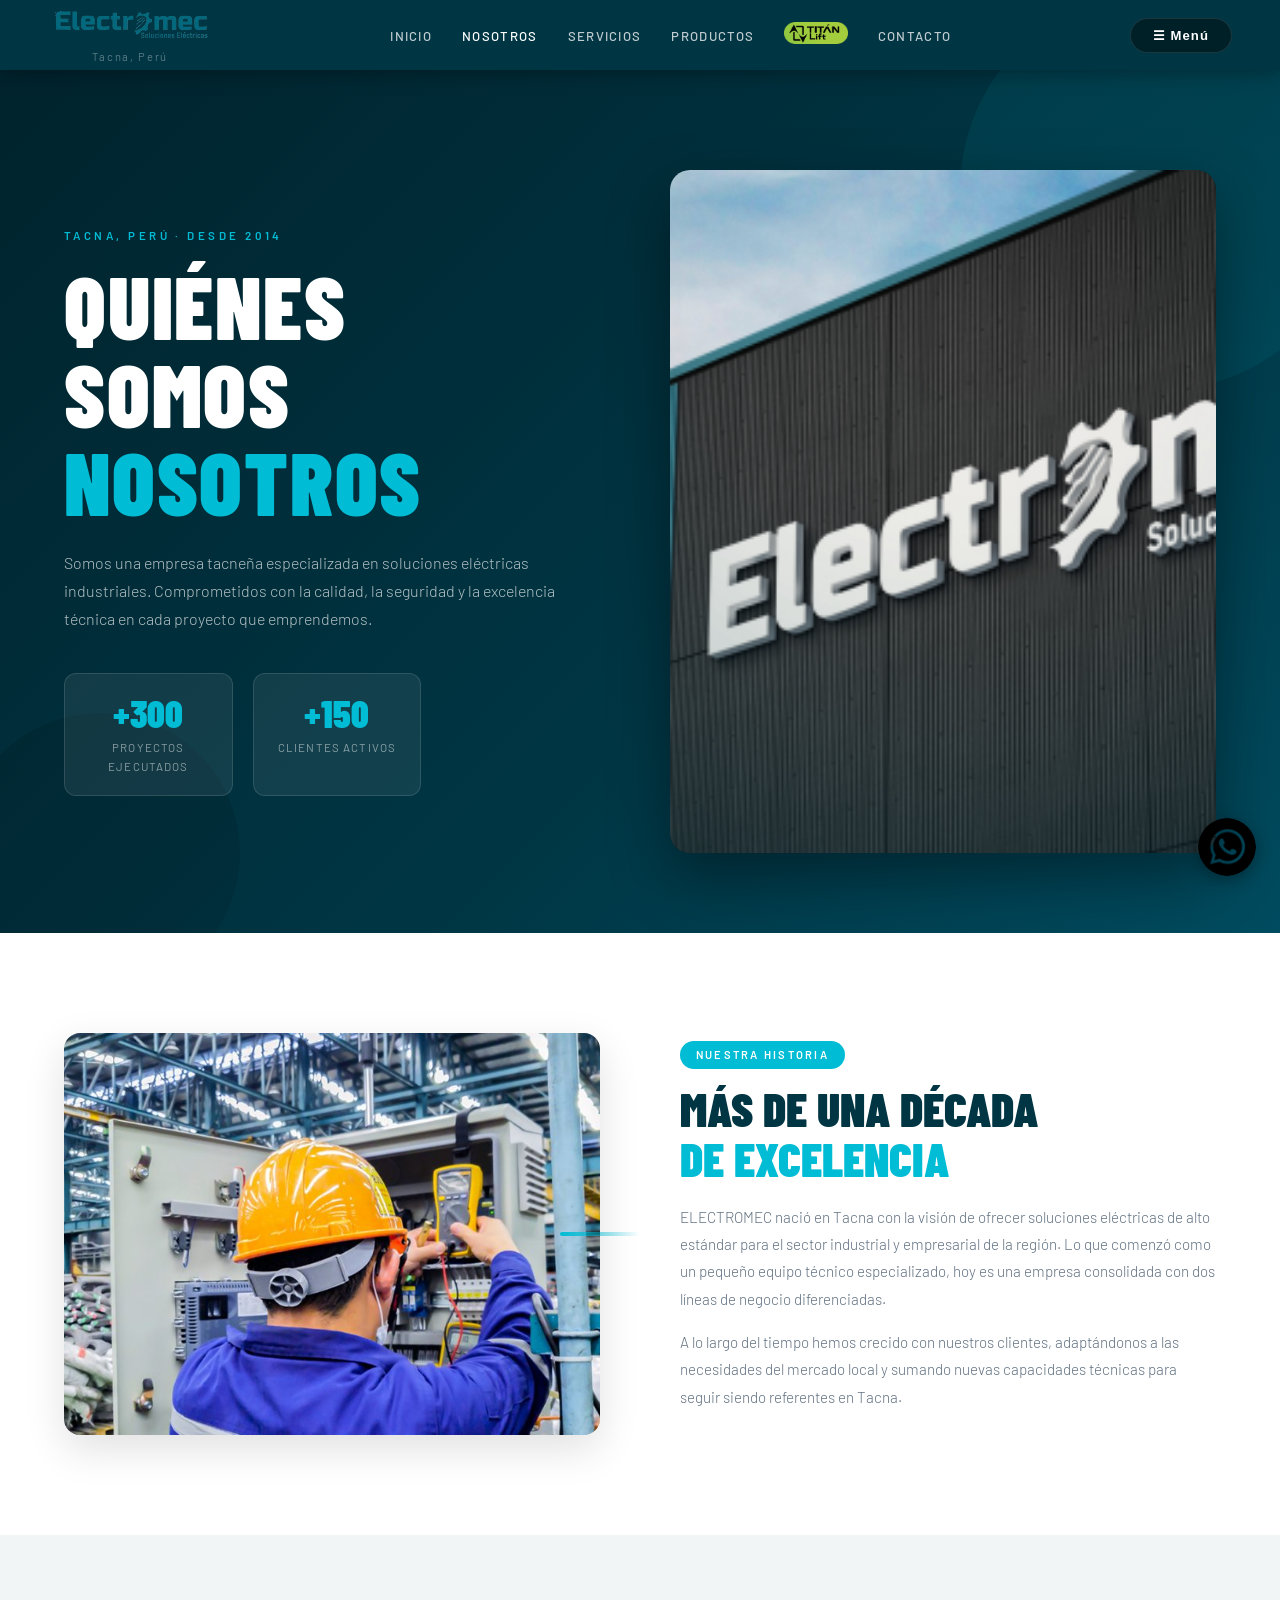
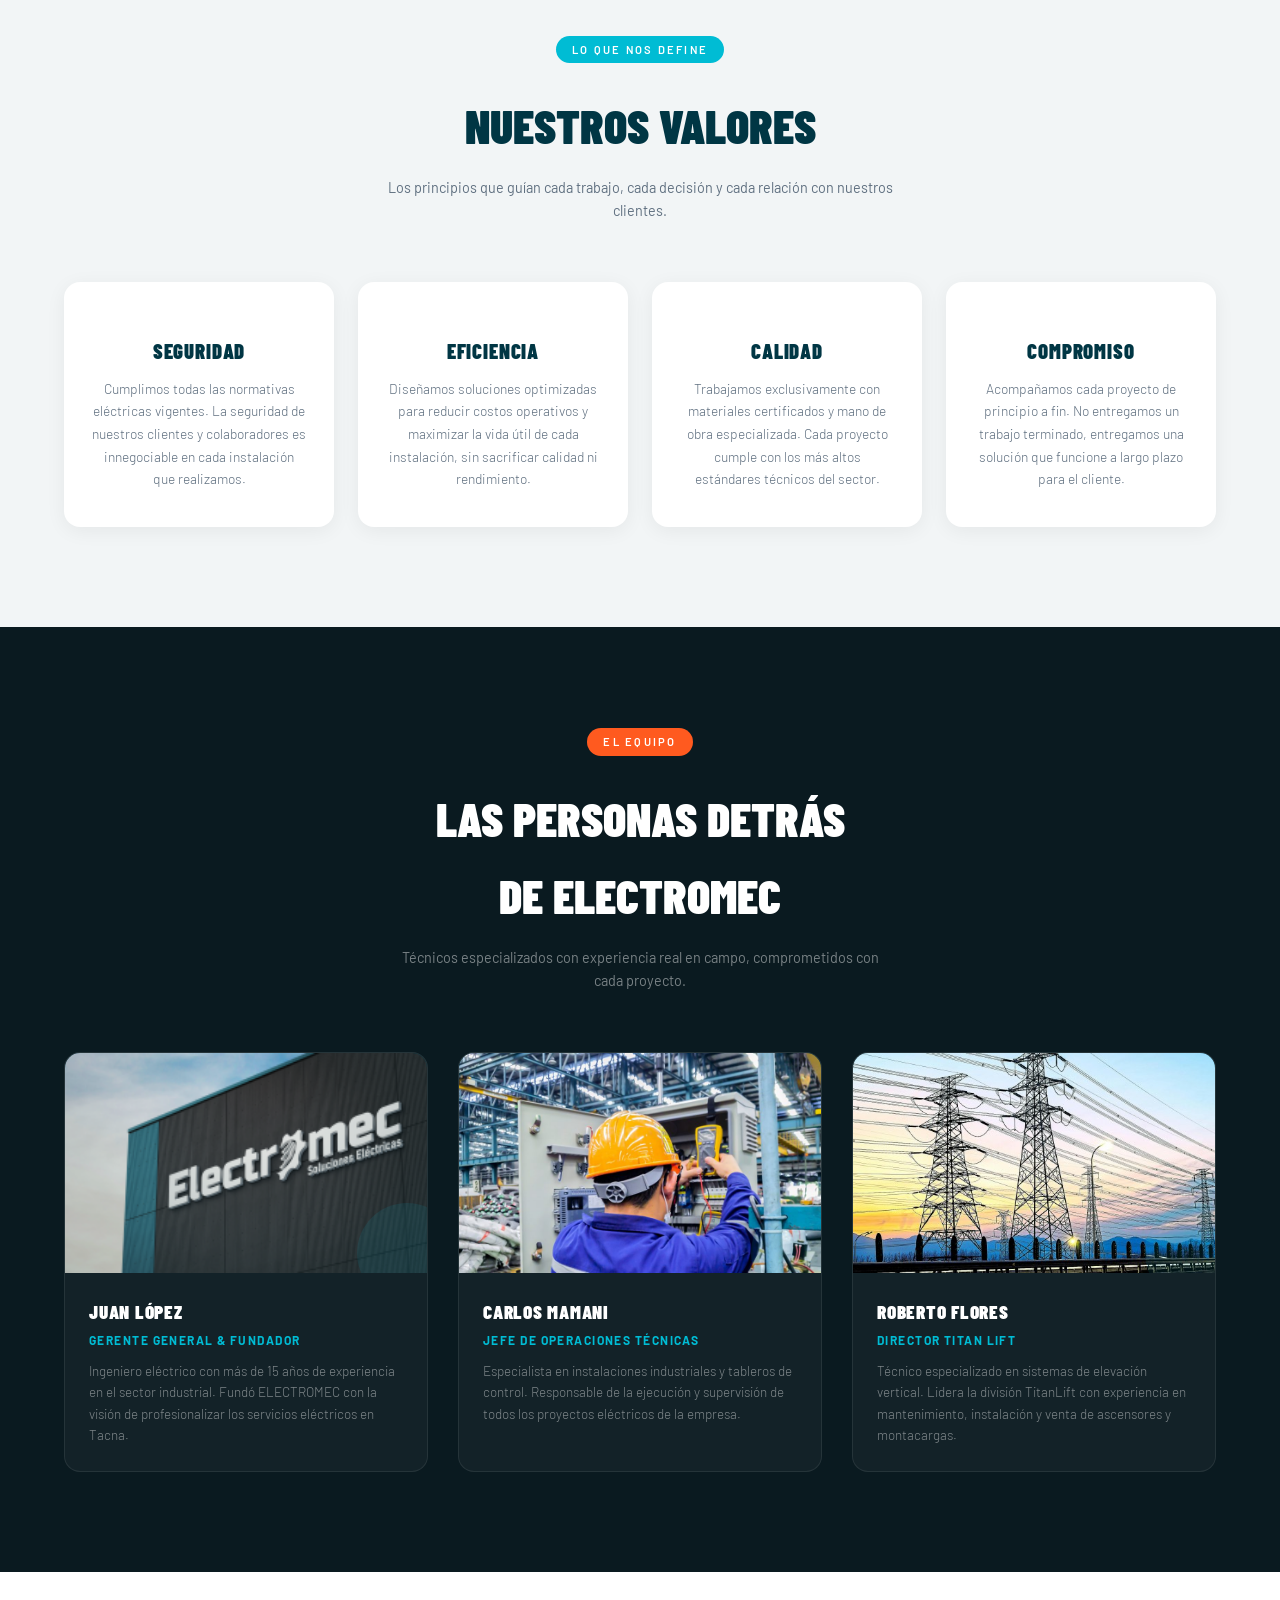
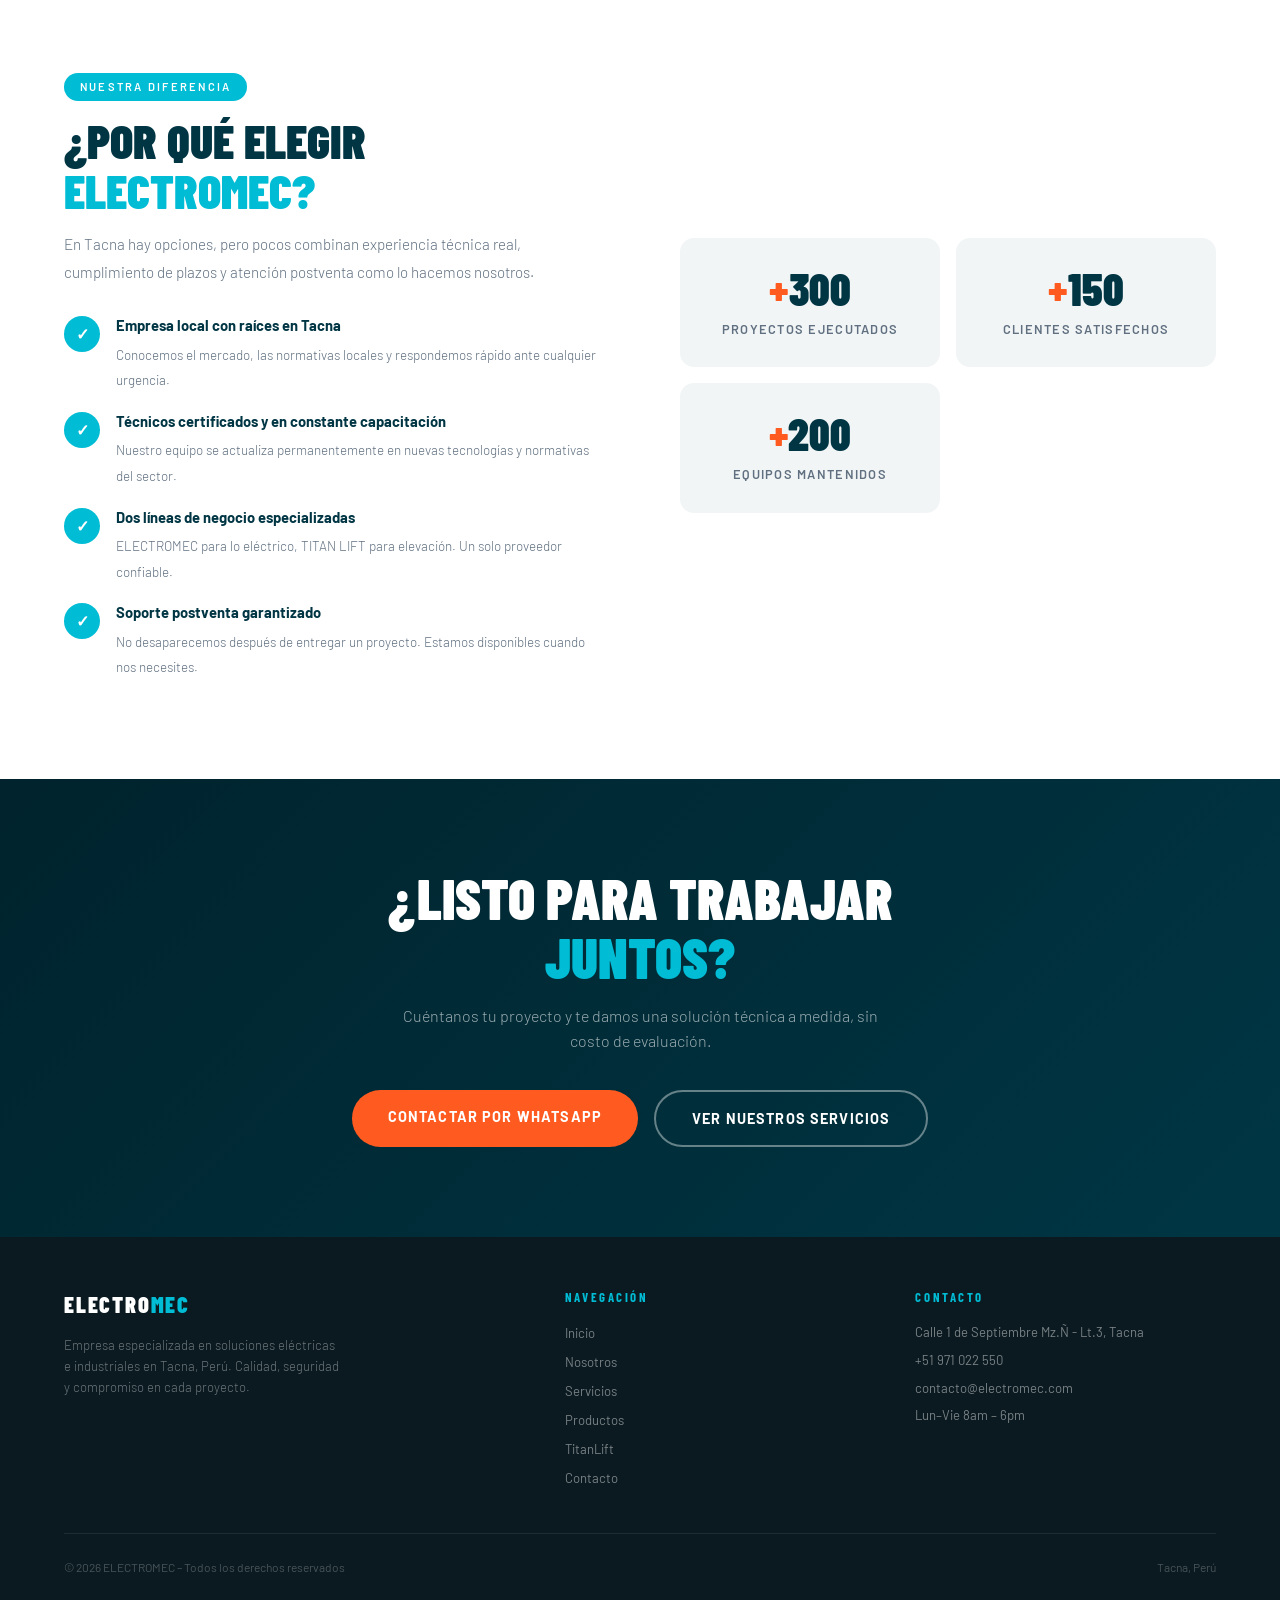
<file: Frontend_fixed/nosotros.html>
<!DOCTYPE html>
<html lang="es">
<head>
    <meta charset="UTF-8">
    <title>Nosotros | ELECTROMEC – Soluciones Eléctricas Industriales Tacna</title>
    <meta name="viewport" content="width=device-width, initial-scale=1.0">
    <meta name="description" content="Conoce a ELECTROMEC – empresa tacneña con más de 10 años especializados en soluciones eléctricas industriales, tableros, mantenimiento y elevación vertical.">
    <link href="https://fonts.googleapis.com/css2?family=Barlow+Condensed:wght@400;600;700;900&family=Barlow:wght@300;400;500&display=swap" rel="stylesheet">
    <style>
        :root {
            --primary:   rgb(0, 54, 68);
            --primary-d: rgb(0, 35, 45);
            --primary-l: rgb(0, 75, 95);
            --cyan:      #00bcd4;
            --cyan-d:    #0097a7;
            --orange:    #ff5a1f;
            --orange-d:  #e04a10;
            --light:     #f2f5f6;
            --white:     #ffffff;
            --gray:      #607080;
            --dark:      #0a1a20;
            --tl-green:  #7dc10e;
            --tl-black:  #0f0f0f;
            --tl-dark:   #1a1a1a;
        }
        *, *::before, *::after { margin:0; padding:0; box-sizing:border-box; }
        html { scroll-behavior:smooth; }
        body { font-family:'Barlow',sans-serif; font-weight:400; line-height:1.6; background:#fff; color:#2a3a40; overflow-x:hidden; }
        img { display:block; max-width:100%; }
        a { text-decoration:none; color:inherit; }
        /* NAV TITAN */
        .nav-tintalift {
            background: var(--tl-green) !important;
            color: var(--tl-black) !important;
            padding: 5px 14px !important;
            border-radius: 20px !important;
            font-weight: 700 !important;
        }
        .nav-tintalift:hover { background: var(--tl-green-l) !important; }
        .nav-tintalift::after { display: none !important; }
        .container { width:90%; max-width:1200px; margin:0 auto; }
        .section-tag { display:inline-block; background:var(--cyan); color:white; font-size:.7rem; letter-spacing:.2em; text-transform:uppercase; padding:5px 16px; border-radius:20px; margin-bottom:14px; font-weight:600; }
        .section-tag.naranja { background:var(--orange); }
        .anim { opacity:0; transform:translateY(32px); transition:opacity .65s ease,transform .65s ease; }
        .anim.visible { opacity:1; transform:translateY(0); }
        .anim-delay-1 { transition-delay:.08s; }
        .anim-delay-2 { transition-delay:.16s; }
        .anim-delay-3 { transition-delay:.24s; }
        .anim-delay-4 { transition-delay:.32s; }
        .anim-delay-5 { transition-delay:.40s; }

        /* HEADER */
        .header { background:var(--primary); position:sticky; top:0; z-index:1000; height:70px; display:flex; align-items:center; justify-content:space-between; padding:0 48px; box-shadow:0 2px 20px rgba(0,0,0,.35); }
        .logo-area {
        display: flex;
        flex-direction: column; /* coloca todo en vertical */
        align-items: center; /* opcional: centra */
        }
        .logo-area img { height: 39px; }
        .logo-area small {
        font-size: .7rem;
        font-weight: 400;
        color: rgba(255,255,255,.35);
        letter-spacing: .15em;
        display: block;
        margin-top: 4px; /* mejor positivo para separarlo */
        }   
        .logo-text { font-family:'Barlow Condensed',sans-serif; font-size:1.5rem; font-weight:900; color:white; letter-spacing:.08em; }
        .logo-text span { color:var(--cyan); }
        .nav-links { display:flex; gap:30px; list-style:none; }
        .nav-links a { color:rgba(255,255,255,.75); font-size:.82rem; font-weight:500; letter-spacing:.1em; text-transform:uppercase; transition:color .25s; position:relative; padding-bottom:2px; }
        .nav-links a::after { content:''; position:absolute; bottom:-2px; left:0; width:0; height:2px; background:var(--cyan); transition:width .3s; }
        .nav-links a:hover, .nav-links a.activo { color:white; }
        .menu-boton { background:rgba(0,0,0,.4); color:white; padding:9px 22px; border-radius:30px; cursor:pointer; font-weight:700; font-size:.82rem; letter-spacing:.08em; transition:background .3s; border:1px solid rgba(255,255,255,.1); }
        .menu-boton:hover { background:var(--cyan-d); }

        /* PANEL LATERAL */
        .menu-overlay { display:none; position:fixed; inset:0; background:rgba(0,0,0,.55); z-index:9998; backdrop-filter:blur(3px); }
        .menu-overlay.activo { display:block; }
        .panel-menu { position:fixed; top:0; right:-100%; width:100%; height:100%; display:flex; z-index:9999; transition:right .5s cubic-bezier(.4,0,.2,1); }
        .panel-menu.activo { right:0; }
        .menu-visual { flex:1; display:grid; grid-template-rows:repeat(2,1fr); overflow:hidden; }
        .menu-visual-item { position:relative; overflow:hidden; cursor:pointer; }
        .menu-visual-item img { width:100%; height:100%; object-fit:cover; transition:transform .5s ease; filter:brightness(.65); }
        .menu-visual-item:hover img { transform:scale(1.06); filter:brightness(.8); }
        .menu-visual-label { position:absolute; bottom:18px; left:22px; font-family:'Barlow Condensed',sans-serif; font-size:1.4rem; font-weight:900; color:white; text-transform:uppercase; letter-spacing:.06em; text-shadow:0 2px 8px rgba(0,0,0,.5); display:flex; align-items:center; gap:10px; }
        .menu-visual-label::before { content:''; width:28px; height:3px; background:var(--cyan); display:block; }
        .menu-nav { width:420px; flex-shrink:0; background:white; display:flex; flex-direction:column; padding:32px 40px 36px; overflow-y:auto; }
        .menu-nav-top { display:flex; justify-content:flex-end; margin-bottom:40px; }
        .cerrar-menu { display:flex; align-items:center; gap:8px; background:var(--light); border:none; cursor:pointer; padding:10px 20px; border-radius:30px; font-family:'Barlow',sans-serif; font-size:.82rem; font-weight:700; color:var(--primary); letter-spacing:.08em; transition:background .3s; }
        .cerrar-menu:hover { background:var(--primary); color:white; }
        .menu-nav-links { flex:1; display:flex; flex-direction:column; justify-content:center; gap:6px; }
        .menu-nav-link { font-family:'Barlow Condensed',sans-serif; font-size:2.8rem; font-weight:900; color:#ccc; text-transform:uppercase; letter-spacing:.02em; line-height:1.1; text-decoration:none; transition:color .25s,transform .25s; display:flex; align-items:center; gap:12px; padding:6px 0; }
        .menu-nav-link::before { content:'▶'; font-size:1rem; color:var(--cyan); opacity:0; transform:translateX(-8px); transition:opacity .25s,transform .25s; }
        .menu-nav-link:hover { color:var(--primary); transform:translateX(6px); }
        .menu-nav-link:hover::before { opacity:1; transform:translateX(0); }
        .menu-nav-link.activo { color:var(--primary); }
        .menu-nav-link.activo::before { opacity:1; transform:translateX(0); }
        .tintalift-link { color:var(--tl-green)!important; font-weight:700!important; }
        .menu-nav-cta { margin-top:32px; }
        .btn-menu-cta { display:block; text-align:center; background:var(--primary); color:white; padding:15px 30px; border-radius:8px; font-family:'Barlow',sans-serif; font-weight:700; font-size:.88rem; letter-spacing:.08em; text-transform:uppercase; margin-bottom:20px; transition:background .3s; }
        .btn-menu-cta:hover { background:var(--primary-l); }
        .menu-nav-contact { display:flex; flex-direction:column; gap:6px; margin-bottom:20px; }
        .menu-nav-contact a { font-size:.82rem; color:var(--gray); transition:color .25s; }
        .menu-nav-contact a:hover { color:var(--primary); }
        .menu-nav-social { display:flex; gap:10px; }
        .social-btn { width:38px; height:38px; border-radius:50%; background:var(--light); display:flex; align-items:center; justify-content:center; font-size:.75rem; font-weight:700; color:var(--primary); transition:background .25s,color .25s; }
        .social-btn:hover { background:var(--primary); color:white; }

        /* HERO NOSOTROS */
        .hero-nosotros {
            background:linear-gradient(135deg, var(--primary-d) 0%, var(--primary) 60%, var(--primary-l) 100%);
            padding:100px 0 80px; position:relative; overflow:hidden;
        }
        .hero-nosotros::before { content:''; position:absolute; top:-80px; right:-80px; width:400px; height:400px; border-radius:50%; background:rgba(0,188,212,.08); }
        .hero-nosotros::after { content:''; position:absolute; bottom:-60px; left:-40px; width:280px; height:280px; border-radius:50%; background:rgba(0,0,0,.1); }
        .hero-nosotros .container { position:relative; z-index:1; }
        .hero-nosotros-inner { display:grid; grid-template-columns:1fr 1fr; gap:60px; align-items:center; }
        .hero-nos-texto { }
        .hero-eyebrow { font-size:.72rem; letter-spacing:.3em; text-transform:uppercase; color:var(--cyan); font-weight:600; margin-bottom:16px; display:block; }
        .hero-nos-texto h1 { font-family:'Barlow Condensed',sans-serif; font-size:clamp(3rem,7vw,5.5rem); font-weight:900; color:white; text-transform:uppercase; line-height:1; margin-bottom:24px; letter-spacing:.02em; }
        .hero-nos-texto h1 span { color:var(--cyan); }
        .hero-nos-texto p { color:rgba(255,255,255,.7); font-size:1rem; font-weight:300; line-height:1.75; max-width:500px; }
        .hero-nos-stats { display:grid; grid-template-columns:repeat(3,1fr); gap:20px; margin-top:40px; }
        .hero-stat { text-align:center; background:rgba(255,255,255,.07); border:1px solid rgba(255,255,255,.12); border-radius:12px; padding:20px 14px; }
        .hero-stat strong { display:block; font-family:'Barlow Condensed',sans-serif; font-size:2.4rem; font-weight:900; color:var(--cyan); line-height:1; }
        .hero-stat span { font-size:.72rem; color:rgba(255,255,255,.5); text-transform:uppercase; letter-spacing:.1em; margin-top:6px; display:block; }
        .hero-nos-visual { position:relative; }
        .nos-img-main { border-radius:20px; overflow:hidden; box-shadow:0 24px 60px rgba(0,0,0,.4); aspect-ratio:4/5; background:var(--primary-d); }
        .nos-img-main img { width:100%; height:100%; object-fit:cover; }
        .nos-badge-anos { position:absolute; bottom:-20px; left:-20px; background:var(--orange); color:white; border-radius:16px; padding:20px 24px; text-align:center; box-shadow:0 10px 30px rgba(255,90,31,.4); }
        .nos-badge-anos strong { display:block; font-family:'Barlow Condensed',sans-serif; font-size:2.4rem; font-weight:900; line-height:1; }
        .nos-badge-anos span { font-size:.72rem; font-weight:600; text-transform:uppercase; letter-spacing:.06em; opacity:.85; }

        /* HISTORIA */
        .historia { padding:100px 0; background:white; }
        .historia-inner { display:grid; grid-template-columns:1fr 1fr; gap:80px; align-items:center; }
        .historia-visual { position:relative; }
        .historia-img { border-radius:16px; overflow:hidden; box-shadow:0 14px 40px rgba(0,0,0,.12); aspect-ratio:4/3; background:var(--light); }
        .historia-img img { width:100%; height:100%; object-fit:cover; }
        .historia-linea { position:absolute; top:50%; right:-40px; transform:translateY(-50%); width:80px; height:4px; background:linear-gradient(90deg,var(--cyan),transparent); border-radius:2px; }
        .historia-texto { }
        .historia-texto h2 { font-family:'Barlow Condensed',sans-serif; font-size:clamp(2rem,4vw,3rem); font-weight:900; color:var(--primary); text-transform:uppercase; margin-bottom:20px; line-height:1.05; }
        .historia-texto h2 span { color:var(--cyan); }
        .historia-texto p { color:var(--gray); font-size:.95rem; line-height:1.8; margin-bottom:16px; font-weight:300; }
        .historia-hitos { margin-top:32px; display:flex; flex-direction:column; gap:16px; }
        .hito { display:flex; gap:16px; align-items:flex-start; }
        .hito-año { font-family:'Barlow Condensed',sans-serif; font-size:1.1rem; font-weight:900; color:var(--cyan); min-width:50px; padding-top:2px; }
        .hito-texto strong { display:block; font-size:.88rem; font-weight:700; color:var(--primary); margin-bottom:2px; }
        .hito-texto span { font-size:.82rem; color:var(--gray); font-weight:300; }

        /* VALORES */
        .valores { padding:100px 0; background:var(--light); }
        .valores-header { text-align:center; margin-bottom:60px; }
        .valores-header h2 { font-family:'Barlow Condensed',sans-serif; font-size:clamp(2rem,4vw,3rem); font-weight:900; color:var(--primary); text-transform:uppercase; margin-top:10px; }
        .valores-header p { color:var(--gray); max-width:520px; margin:12px auto 0; font-size:.9rem; }
        .valores-grid { display:grid; grid-template-columns:repeat(4,1fr); gap:24px; }
        .valor-card { background:white; border-radius:16px; padding:36px 28px; text-align:center; box-shadow:0 4px 20px rgba(0,0,0,.06); transition:transform .3s,box-shadow .3s; position:relative; overflow:hidden; }
        .valor-card::before { content:''; position:absolute; top:0; left:0; right:0; height:4px; background:var(--cyan); transform:scaleX(0); transform-origin:left; transition:transform .4s; }
        .valor-card:hover { transform:translateY(-8px); box-shadow:0 18px 40px rgba(0,0,0,.12); }
        .valor-card:hover::before { transform:scaleX(1); }
        .valor-icono { font-size:2.8rem; margin-bottom:16px; display:block; }
        .valor-card h3 { font-family:'Barlow Condensed',sans-serif; font-size:1.3rem; font-weight:900; color:var(--primary); text-transform:uppercase; letter-spacing:.04em; margin-bottom:10px; }
        .valor-card p { font-size:.86rem; color:var(--gray); line-height:1.65; font-weight:300; }

        /* EQUIPO */
        .equipo { padding:100px 0; background:var(--dark); }
        .equipo-header { text-align:center; margin-bottom:60px; }
        .equipo-header h2 { font-family:'Barlow Condensed',sans-serif; font-size:clamp(2rem,4vw,3rem); font-weight:900; color:white; text-transform:uppercase; margin-top:10px; }
        .equipo-header p { color:rgba(255,255,255,.45); max-width:480px; margin:12px auto 0; font-size:.9rem; }
        .equipo-grid { display:grid; grid-template-columns:repeat(3,1fr); gap:30px; }
        .miembro-card { background:rgba(255,255,255,.04); border:1px solid rgba(255,255,255,.08); border-radius:16px; overflow:hidden; transition:transform .3s,border-color .3s; }
        .miembro-card:hover { transform:translateY(-8px); border-color:var(--cyan); }
        .miembro-foto { height:220px; background:linear-gradient(135deg,var(--primary) 0%,var(--primary-l) 100%); display:flex; align-items:center; justify-content:center; font-family:'Barlow Condensed',sans-serif; font-size:4rem; font-weight:900; color:var(--cyan); letter-spacing:.04em; position:relative; overflow:hidden; }
        .miembro-foto::after { content:''; position:absolute; bottom:-30px; right:-30px; width:100px; height:100px; border-radius:50%; background:rgba(0,188,212,.1); }
        .miembro-foto img { width:100%; height:100%; object-fit:cover; object-position:top; }
        .miembro-info { padding:24px; }
        .miembro-info h4 { font-family:'Barlow Condensed',sans-serif; font-size:1.2rem; font-weight:900; color:white; text-transform:uppercase; letter-spacing:.04em; margin-bottom:4px; }
        .miembro-cargo { font-size:.75rem; font-weight:700; text-transform:uppercase; letter-spacing:.12em; color:var(--cyan); margin-bottom:10px; display:block; }
        .miembro-info p { font-size:.84rem; color:rgba(255,255,255,.45); line-height:1.6; font-weight:300; }

        /* POR QUÉ ELEGIRNOS */
        .porq { padding:100px 0; background:white; }
        .porq-inner { display:grid; grid-template-columns:1fr 1fr; gap:80px; align-items:center; }
        .porq-texto h2 { font-family:'Barlow Condensed',sans-serif; font-size:clamp(2rem,4vw,3rem); font-weight:900; color:var(--primary); text-transform:uppercase; line-height:1.05; margin-bottom:16px; }
        .porq-texto h2 span { color:var(--cyan); }
        .porq-texto p { color:var(--gray); font-size:.95rem; line-height:1.8; font-weight:300; margin-bottom:28px; }
        .porq-lista { display:flex; flex-direction:column; gap:18px; }
        .porq-item { display:flex; gap:16px; align-items:flex-start; }
        .porq-check { width:36px; height:36px; border-radius:50%; background:var(--cyan); display:flex; align-items:center; justify-content:center; flex-shrink:0; font-size:1rem; color:white; font-weight:900; margin-top:2px; }
        .porq-item-texto strong { display:block; font-size:.92rem; font-weight:700; color:var(--primary); margin-bottom:3px; }
        .porq-item-texto span { font-size:.84rem; color:var(--gray); font-weight:300; }
        .porq-visual { }
        .porq-cards { display:grid; grid-template-columns:1fr 1fr; gap:16px; }
        .porq-card { background:var(--light); border-radius:14px; padding:28px 22px; text-align:center; transition:transform .3s; }
        .porq-card:hover { transform:translateY(-6px); }
        .porq-card strong { display:block; font-family:'Barlow Condensed',sans-serif; font-size:2.8rem; font-weight:900; color:var(--primary); line-height:1; margin-bottom:8px; }
        .porq-card strong span { color:var(--orange); }
        .porq-card p { font-size:.8rem; color:var(--gray); text-transform:uppercase; letter-spacing:.1em; font-weight:600; }

        /* CTA FINAL */
        .cta-nosotros { padding:90px 0; background:linear-gradient(135deg,var(--primary-d) 0%,var(--primary) 100%); text-align:center; }
        .cta-nosotros h2 { font-family:'Barlow Condensed',sans-serif; font-size:clamp(2rem,5vw,3.5rem); font-weight:900; color:white; text-transform:uppercase; margin-bottom:16px; line-height:1.05; }
        .cta-nosotros h2 span { color:var(--cyan); }
        .cta-nosotros p { color:rgba(255,255,255,.6); font-size:1rem; max-width:480px; margin:0 auto 36px; font-weight:300; }
        .cta-btns { display:flex; gap:16px; justify-content:center; flex-wrap:wrap; }
        .btn-cta-principal { background:var(--orange); color:white; padding:15px 36px; border-radius:40px; font-weight:700; font-size:.9rem; letter-spacing:.08em; text-transform:uppercase; transition:background .3s,transform .2s; }
        .btn-cta-principal:hover { background:var(--orange-d); transform:translateY(-2px); }
        .btn-cta-outline { background:transparent; color:white; border:2px solid rgba(255,255,255,.4); padding:15px 36px; border-radius:40px; font-weight:700; font-size:.9rem; letter-spacing:.08em; text-transform:uppercase; transition:border-color .3s,background .3s,transform .2s; }
        .btn-cta-outline:hover { border-color:white; background:rgba(255,255,255,.08); transform:translateY(-2px); }

        /* FOOTER */
        .footer { background:var(--dark); padding:50px 0 24px; }
        .footer-grid { display:grid; grid-template-columns:1.5fr 1fr 1fr; gap:50px; padding-bottom:36px; border-bottom:1px solid rgba(255,255,255,.08); margin-bottom:24px; }
        .footer-brand .logo-text { font-size:1.4rem; }
        .footer-brand p { font-size:.82rem; color:rgba(255,255,255,.4); line-height:1.6; margin-top:12px; font-weight:300; max-width:280px; }
        .footer-col h4 { font-family:'Barlow Condensed',sans-serif; font-size:.8rem; font-weight:700; letter-spacing:.2em; text-transform:uppercase; color:var(--cyan); margin-bottom:16px; }
        .footer-col a { display:block; font-size:.82rem; color:rgba(255,255,255,.45); margin-bottom:8px; transition:color .3s; }
        .footer-col a:hover { color:white; }
        .footer-col p { font-size:.82rem; color:rgba(255,255,255,.45); margin-bottom:8px; line-height:1.5; }
        .footer-bottom { display:flex; justify-content:space-between; align-items:center; font-size:.75rem; color:rgba(255,255,255,.25); }

        /* WHATSAPP FLOTANTE */
        .whatsapp { position:fixed; bottom:24px; right:24px; width:58px; height:58px; z-index:1000; }
        .whatsapp img { width:100%; height:100%; border-radius:50%; box-shadow:0 4px 16px rgba(0,0,0,.35); transition:transform .3s; }
        .whatsapp img:hover { transform:scale(1.12); }

        @media(max-width:1024px){
            .valores-grid { grid-template-columns:repeat(2,1fr); }
            .equipo-grid { grid-template-columns:repeat(2,1fr); }
            .porq-inner { grid-template-columns:1fr; gap:50px; }
        }
        @media(max-width:768px){
            .header { padding:0 16px; }
            .nav-links { display:none; }
            .hero-nosotros-inner, .historia-inner { grid-template-columns:1fr; gap:40px; }
            .hero-nos-visual { display:none; }
            .hero-nosotros { padding:70px 0 60px; }
            .hero-nos-stats { grid-template-columns:repeat(3,1fr); gap:12px; }
            .hero-stat strong { font-size:1.8rem; }
            .equipo-grid { grid-template-columns:1fr; }
            .porq-inner { grid-template-columns:1fr; gap:40px; }
            .footer-grid { grid-template-columns:1fr; gap:28px; }
            .footer-bottom { flex-direction:column; gap:8px; text-align:center; }
            .porq-cards { grid-template-columns:1fr 1fr; }
            .historia-linea { display:none; }
            .cta-btns { flex-direction:column; align-items:center; }
            .btn-cta-principal, .btn-cta-outline { width:100%; max-width:300px; text-align:center; }
            .whatsapp { bottom:16px; right:16px; width:52px; height:52px; }
        }
        @media(max-width:480px){
            .valores-grid { grid-template-columns:1fr; }
            .hero-nos-stats { grid-template-columns:repeat(3,1fr); gap:8px; }
            .hero-stat { padding:14px 8px; }
            .hero-stat strong { font-size:1.5rem; }
            .historia-hitos { gap:12px; }
            .porq-cards { grid-template-columns:1fr 1fr; }
        }
    </style>
    <!-- Open Graph / WhatsApp -->
    <meta property="og:type"        content="website">
    <meta property="og:url"         content="https://electromec.pe/nosotros.html">
    <meta property="og:title"       content="ELECTROMEC – Soluciones Eléctricas Industriales">
    <meta property="og:description" content="Especialistas en instalaciones eléctricas, tableros industriales, ascensores y mantenimiento en Tacna, Perú.">
    <meta property="og:image"       content="img/carrusel1.jpg">
    <meta property="og:locale"      content="es_PE">
</head>
<body>

<!-- HEADER -->
<header class="header">
    <a href="index.html" class="logo-area">
        <img src="img/lofo.png" alt="Electromec" onerror="this.style.display='none'">
        <small class="by">Tacna, Perú</small>
    </a>
    <ul class="nav-links">
        <li><a href="index.html">Inicio</a></li>
        <li><a href="nosotros.html" class="activo">Nosotros</a></li>
        <li><a href="servicios.html">Servicios</a></li>
        <li><a href="catalogo.html">Productos</a></li>
        <li><a href="titanlift.html"><img src="img/iconotintan.png" alt="TitanLift" style="height:22px;vertical-align:middle;" loading="lazy"></a></li>
        <li><a href="index.html#contacto">Contacto</a></li>
    </ul>
    <button class="menu-boton" onclick="abrirMenu()">☰ Menú</button>
</header>

<!-- OVERLAY -->
<div id="menuOverlay" class="menu-overlay" onclick="cerrarMenu()"></div>

<!-- PANEL MENÚ LATERAL -->
<div id="panelMenu" class="panel-menu">
    <div class="menu-visual">
        <div class="menu-visual-item" onclick="location.href='servicios.html'">
            <img src="img/carrusel1.jpg" alt="servicios" onerror="this.src='img/carrusel2.jpg'" loading="lazy">
            <div class="menu-visual-label">Servicios</div>
        </div>
        <div class="menu-visual-item" onclick="location.href='catalogo.html'">
            <img src="img/carrusel3.jpeg" alt="Productos" onerror="this.src='img/carrusel1.jpg'" loading="lazy">
            <div class="menu-visual-label">Productos</div>
        </div>
    </div>
    <div class="menu-nav">
        <div class="menu-nav-top">
            <button class="cerrar-menu" onclick="cerrarMenu()">Cerrar</button>
        </div>
        <nav class="menu-nav-links">
            <a href="index.html" class="menu-nav-link">Inicio</a>
            <a href="nosotros.html" class="menu-nav-link activo">Nosotros</a>
            <a href="servicios.html" class="menu-nav-link">Servicios</a>
            <a href="catalogo.html" class="menu-nav-link">Productos</a>
            <a href="titanlift.html" class="menu-nav-link tintalift-link"><img src="img/TITANLIFTS-removebg-preview.png" alt="TitanLift" style="height:20px;vertical-align:middle;filter:brightness(0) saturate(100%) invert(62%) sepia(80%) saturate(500%) hue-rotate(50deg);" loading="lazy"></a>
            <a href="index.html#contacto" class="menu-nav-link" onclick="cerrarMenu()">Contáctanos</a>
        </nav>
        <div class="menu-nav-cta">
            <a href="index.html#contacto" class="btn-menu-cta" onclick="cerrarMenu()">Solicita tu presupuesto</a>
            <div class="menu-nav-contact">
                <a href="mailto:contacto@electromec.com">contacto@electromec.com</a>
                <a href="tel:+51971022550">+51 971 022 550</a>
            </div>
            <div class="menu-nav-social">
                <a href="#" class="social-btn">f</a>
                <a href="#" class="social-btn">in</a>
                <a href="https://wa.me/51971022550" target="_blank" class="social-btn">wa</a>
            </div>
        </div>
    </div>
</div>

<!-- HERO NOSOTROS -->
<section class="hero-nosotros">
    <div class="container">
        <div class="hero-nosotros-inner">
            <div class="hero-nos-texto">
                <span class="hero-eyebrow anim">Tacna, Perú · Desde 2014</span>
                <h1 class="anim anim-delay-1">QUIÉNES<br>SOMOS<br><span>NOSOTROS</span></h1>
                <p class="anim anim-delay-2">Somos una empresa tacneña especializada en soluciones eléctricas industriales. Comprometidos con la calidad, la seguridad y la excelencia técnica en cada proyecto que emprendemos.</p>
                <div class="hero-nos-stats anim anim-delay-3">
                    <div class="hero-stat">
                        <strong>+300</strong>
                        <span>Proyectos ejecutados</span>
                    </div>
                    <div class="hero-stat">
                        <strong>+150</strong>
                        <span>Clientes activos</span>
                    </div>
                </div>
            </div>
            <div class="hero-nos-visual anim anim-delay-2">
                <div class="nos-img-main">
                    <img src="img/electroxd.png" alt="Equipo Electromec" onerror="this.src='img/carrusel2.jpg'" loading="lazy">

                </div>
            </div>
        </div>
    </div>
</section>

<!-- HISTORIA -->
<section class="historia">
    <div class="container">
        <div class="historia-inner">
            <div class="historia-visual anim">
                <div class="historia-img">
                    <img src="img/carrusel2.jpg" alt="Historia Electromec" onerror="this.src='img/carrusel1.jpg'" loading="lazy">
                </div>
                <div class="historia-linea"></div>
            </div>
            <div class="historia-texto anim anim-delay-2">
                <span class="section-tag">Nuestra Historia</span>
                <h2>MÁS DE UNA DÉCADA<br><span>DE EXCELENCIA</span></h2>
                <p>ELECTROMEC nació en Tacna con la visión de ofrecer soluciones eléctricas de alto estándar para el sector industrial y empresarial de la región. Lo que comenzó como un pequeño equipo técnico especializado, hoy es una empresa consolidada con dos líneas de negocio diferenciadas.</p>
                <p>A lo largo del tiempo hemos crecido con nuestros clientes, adaptándonos a las necesidades del mercado local y sumando nuevas capacidades técnicas para seguir siendo referentes en Tacna.</p>
                
            </div>
        </div>
    </div>
</section>

<!-- VALORES -->
<section class="valores">
    <div class="container">
        <div class="valores-header anim">
            <span class="section-tag">Lo que nos define</span>
            <h2>NUESTROS VALORES</h2>
            <p>Los principios que guían cada trabajo, cada decisión y cada relación con nuestros clientes.</p>
        </div>
        <div class="valores-grid">
            <div class="valor-card anim anim-delay-1">
                <span class="valor-icono"></span>
                <h3>Seguridad</h3>
                <p>Cumplimos todas las normativas eléctricas vigentes. La seguridad de nuestros clientes y colaboradores es innegociable en cada instalación que realizamos.</p>
            </div>
            <div class="valor-card anim anim-delay-2">
                <span class="valor-icono"></span>
                <h3>Eficiencia</h3>
                <p>Diseñamos soluciones optimizadas para reducir costos operativos y maximizar la vida útil de cada instalación, sin sacrificar calidad ni rendimiento.</p>
            </div>
            <div class="valor-card anim anim-delay-3">
                <span class="valor-icono"></span>
                <h3>Calidad</h3>
                <p>Trabajamos exclusivamente con materiales certificados y mano de obra especializada. Cada proyecto cumple con los más altos estándares técnicos del sector.</p>
            </div>
            <div class="valor-card anim anim-delay-4">
                <span class="valor-icono"></span>
                <h3>Compromiso</h3>
                <p>Acompañamos cada proyecto de principio a fin. No entregamos un trabajo terminado, entregamos una solución que funcione a largo plazo para el cliente.</p>
            </div>
        </div>
    </div>
</section>

<!-- EQUIPO -->
<section class="equipo">
    <div class="container">
        <div class="equipo-header anim">
            <span class="section-tag" style="background:var(--orange)">El equipo</span>
            <h2>LAS PERSONAS DETRÁS<br>DE ELECTROMEC</h2>
            <p>Técnicos especializados con experiencia real en campo, comprometidos con cada proyecto.</p>
        </div>
        <div class="equipo-grid">
            <div class="miembro-card anim anim-delay-1">
                <div class="miembro-foto">
                    <img src="img/page1.png" alt="Gerente General" onerror="this.style.display='none'; this.nextElementSibling.style.display='flex'" loading="lazy">
                    <span style="display:none;align-items:center;justify-content:center;width:100%;height:100%;font-size:4rem">JL</span>
                </div>
                <div class="miembro-info">
                    <h4>Juan López</h4>
                    <span class="miembro-cargo">Gerente General & Fundador</span>
                    <p>Ingeniero eléctrico con más de 15 años de experiencia en el sector industrial. Fundó ELECTROMEC con la visión de profesionalizar los servicios eléctricos en Tacna.</p>
                </div>
            </div>
            <div class="miembro-card anim anim-delay-2">
                <div class="miembro-foto">
                    <img src="img/carrusel2.jpg" alt="Jefe Técnico" onerror="this.style.display='none'; this.nextElementSibling.style.display='flex'" loading="lazy">
                    <span style="display:none;align-items:center;justify-content:center;width:100%;height:100%;font-size:4rem">CM</span>
                </div>
                <div class="miembro-info">
                    <h4>Carlos Mamani</h4>
                    <span class="miembro-cargo">Jefe de Operaciones Técnicas</span>
                    <p>Especialista en instalaciones industriales y tableros de control. Responsable de la ejecución y supervisión de todos los proyectos eléctricos de la empresa.</p>
                </div>
            </div>
            <div class="miembro-card anim anim-delay-3">
                <div class="miembro-foto">
                    <img src="img/carrusel3.jpeg" alt="TitanLift" onerror="this.style.display='none'; this.nextElementSibling.style.display='flex'" loading="lazy">
                    <span style="display:none;align-items:center;justify-content:center;width:100%;height:100%;font-size:4rem">RF</span>
                </div>
                <div class="miembro-info">
                    <h4>Roberto Flores</h4>
                    <span class="miembro-cargo">Director TITAN LIFT</span>
                    <p>Técnico especializado en sistemas de elevación vertical. Lidera la división TitanLift con experiencia en mantenimiento, instalación y venta de ascensores y montacargas.</p>
                </div>
            </div>
        </div>
    </div>
</section>

<!-- POR QUÉ ELEGIRNOS -->
<section class="porq">
    <div class="container">
        <div class="porq-inner">
            <div class="porq-texto anim">
                <span class="section-tag">Nuestra diferencia</span>
                <h2>¿POR QUÉ ELEGIR<br><span>ELECTROMEC?</span></h2>
                <p>En Tacna hay opciones, pero pocos combinan experiencia técnica real, cumplimiento de plazos y atención postventa como lo hacemos nosotros.</p>
                <div class="porq-lista">
                    <div class="porq-item">
                        <div class="porq-check">✓</div>
                        <div class="porq-item-texto">
                            <strong>Empresa local con raíces en Tacna</strong>
                            <span>Conocemos el mercado, las normativas locales y respondemos rápido ante cualquier urgencia.</span>
                        </div>
                    </div>
                    <div class="porq-item">
                        <div class="porq-check">✓</div>
                        <div class="porq-item-texto">
                            <strong>Técnicos certificados y en constante capacitación</strong>
                            <span>Nuestro equipo se actualiza permanentemente en nuevas tecnologías y normativas del sector.</span>
                        </div>
                    </div>
                    <div class="porq-item">
                        <div class="porq-check">✓</div>
                        <div class="porq-item-texto">
                            <strong>Dos líneas de negocio especializadas</strong>
                            <span>ELECTROMEC para lo eléctrico, TITAN LIFT para elevación. Un solo proveedor confiable.</span>
                        </div>
                    </div>
                    <div class="porq-item">
                        <div class="porq-check">✓</div>
                        <div class="porq-item-texto">
                            <strong>Soporte postventa garantizado</strong>
                            <span>No desaparecemos después de entregar un proyecto. Estamos disponibles cuando nos necesites.</span>
                        </div>
                    </div>
                </div>
            </div>
            <div class="porq-visual anim anim-delay-2">
                <div class="porq-cards">
                    <div class="porq-card">
                        <strong><span>+</span>300</strong>
                        <p>Proyectos ejecutados</p>
                    </div>
                    <div class="porq-card">
                        <strong><span>+</span>150</strong>
                        <p>Clientes satisfechos</p>
                    </div>
                    <div class="porq-card">
                        <strong><span>+</span>200</strong>
                        <p>Equipos mantenidos</p>
                    </div>
                </div>
            </div>
        </div>
    </div>
</section>

<!-- CTA FINAL -->
<section class="cta-nosotros">
    <div class="container">
        <h2 class="anim">¿LISTO PARA TRABAJAR<br><span>JUNTOS?</span></h2>
        <p class="anim anim-delay-1">Cuéntanos tu proyecto y te damos una solución técnica a medida, sin costo de evaluación.</p>
        <div class="cta-btns anim anim-delay-2">
            <a href="https://wa.me/51971022550?text=Hola,%20vi%20la%20página%20de%20Electromec%20y%20quisiera%20información" target="_blank" class="btn-cta-principal">Contactar por WhatsApp</a>
            <a href="servicios.html" class="btn-cta-outline">Ver nuestros servicios</a>
        </div>
    </div>
</section>

<!-- FOOTER -->
<footer class="footer">
    <div class="container">
        <div class="footer-grid">
            <div class="footer-brand">
                <span class="logo-text">ELECTRO<span>MEC</span></span>
                <p>Empresa especializada en soluciones eléctricas e industriales en Tacna, Perú. Calidad, seguridad y compromiso en cada proyecto.</p>
            </div>
            <div class="footer-col">
                <h4>Navegación</h4>
                <a href="index.html">Inicio</a>
                <a href="nosotros.html">Nosotros</a>
                <a href="servicios.html">Servicios</a>
                <a href="catalogo.html">Productos</a>
                <a href="titanlift.html">TitanLift</a>
                <a href="index.html#contacto">Contacto</a>
            </div>
            <div class="footer-col">
                <h4>Contacto</h4>
                <p>Calle 1 de Septiembre Mz.Ñ - Lt.3, Tacna</p>
                <p>+51 971 022 550</p>
                <p>contacto@electromec.com</p>
                <p>Lun–Vie 8am – 6pm</p>
            </div>
        </div>
        <div class="footer-bottom">
            <span>© 2026 ELECTROMEC – Todos los derechos reservados</span>
            <span>Tacna, Perú</span>
        </div>
    </div>
</footer>

<!-- WHATSAPP FLOTANTE -->
<a href="https://wa.me/51971022550?text=Hola,%20quiero%20información%20sobre%20sus%20servicios" class="whatsapp" target="_blank">
    <img src="img/whatsapp (1).png" alt="WhatsApp" onerror="this.src='img/whatsapp.png'" loading="lazy">
</a>

<script>
    function abrirMenu() {
        document.getElementById('panelMenu').classList.add('activo');
        document.getElementById('menuOverlay').classList.add('activo');
        document.body.style.overflow = 'hidden';
    }
    function cerrarMenu() {
        document.getElementById('panelMenu').classList.remove('activo');
        document.getElementById('menuOverlay').classList.remove('activo');
        document.body.style.overflow = '';
    }
    document.addEventListener('keydown', e => { if (e.key === 'Escape') cerrarMenu(); });
    const observer = new IntersectionObserver(
        entries => entries.forEach(e => { if(e.isIntersecting) e.target.classList.add('visible'); }),
        { threshold: 0.1 }
    );
    document.querySelectorAll('.anim').forEach(el => observer.observe(el));
</script>
</body>
</html>
</file>
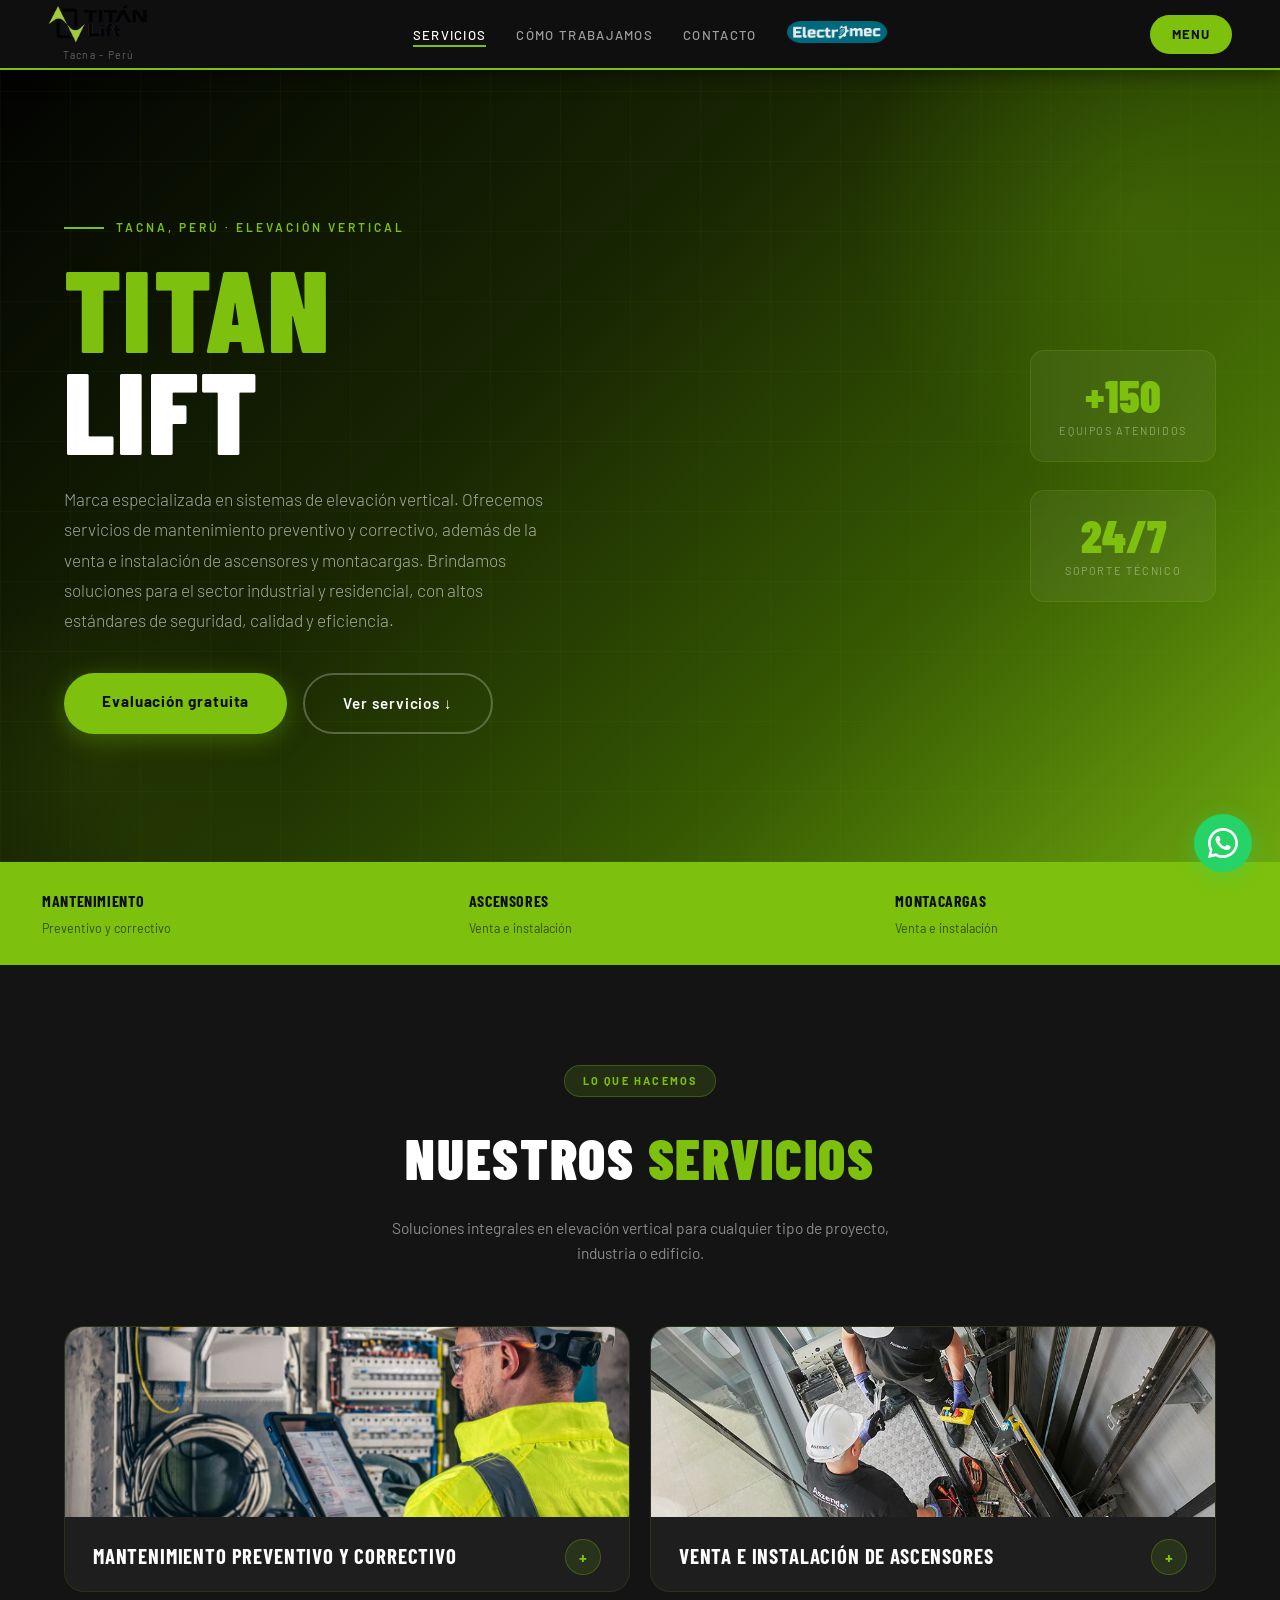
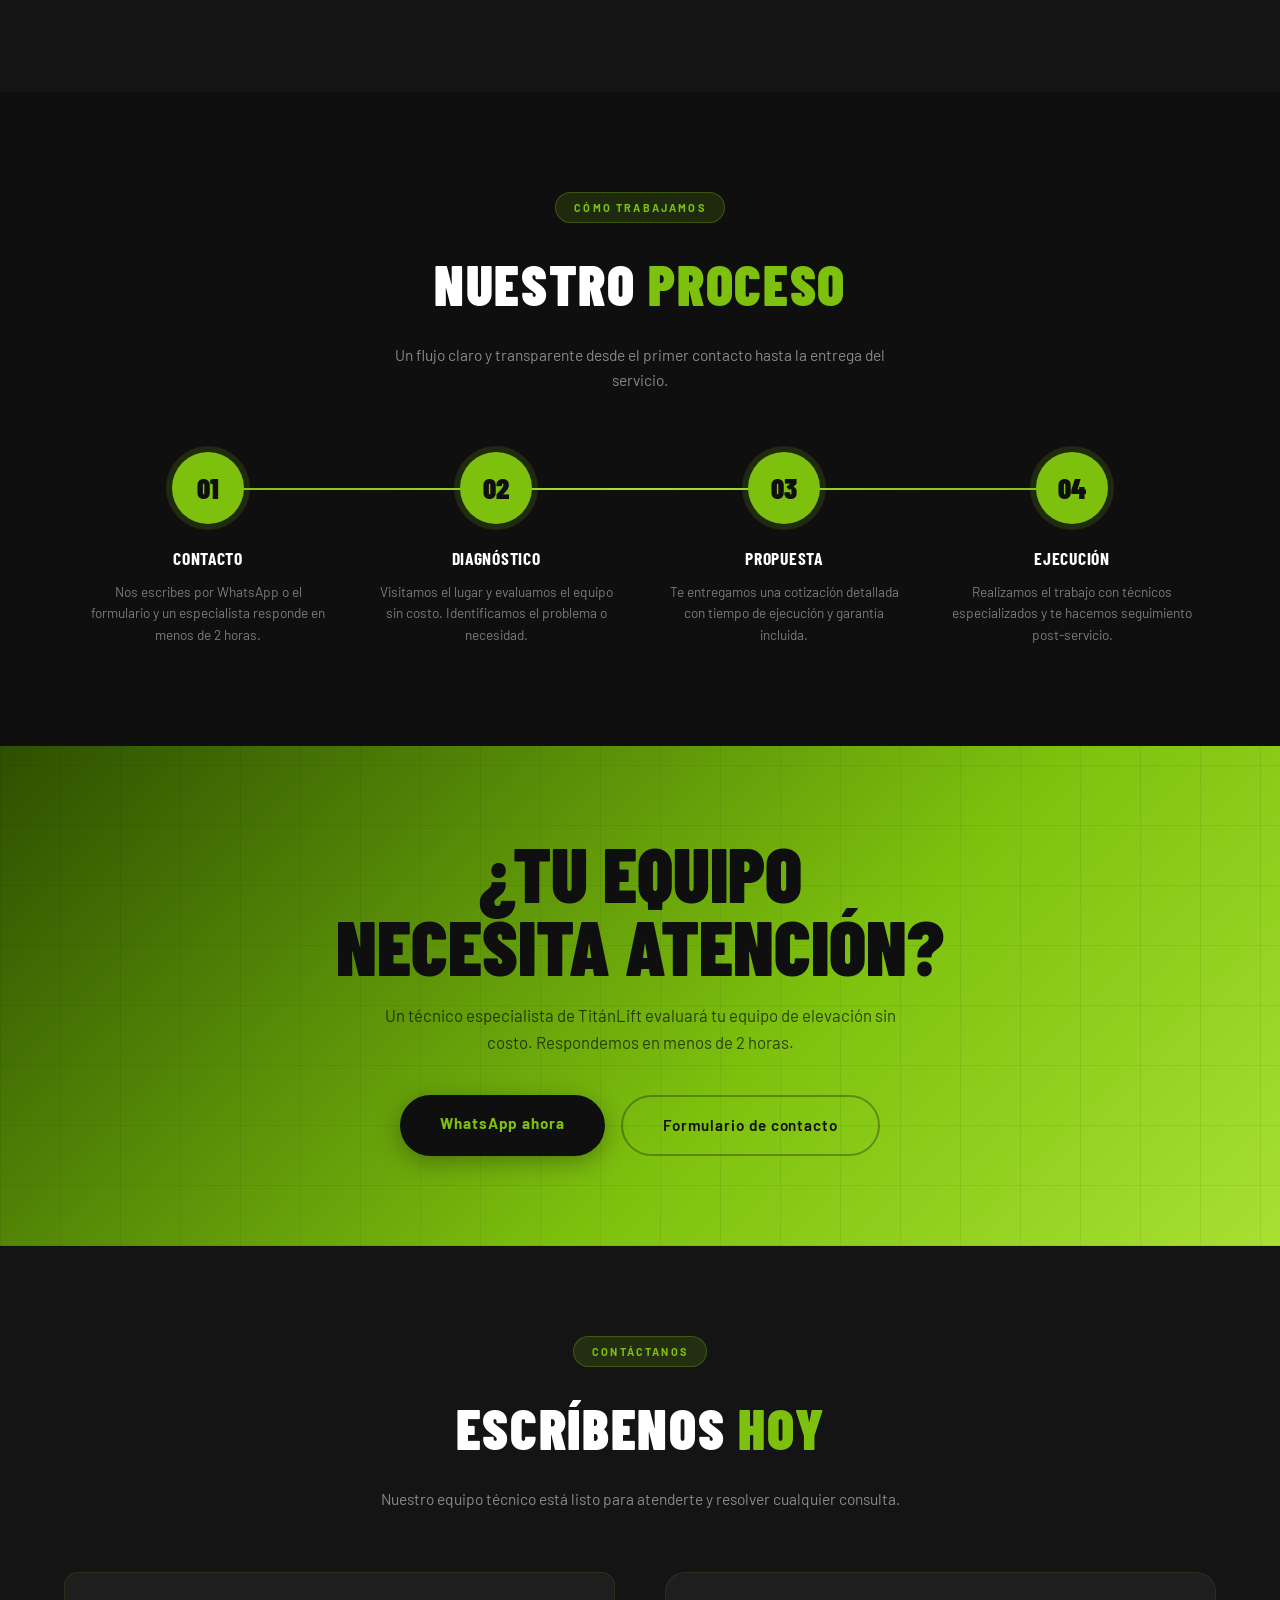
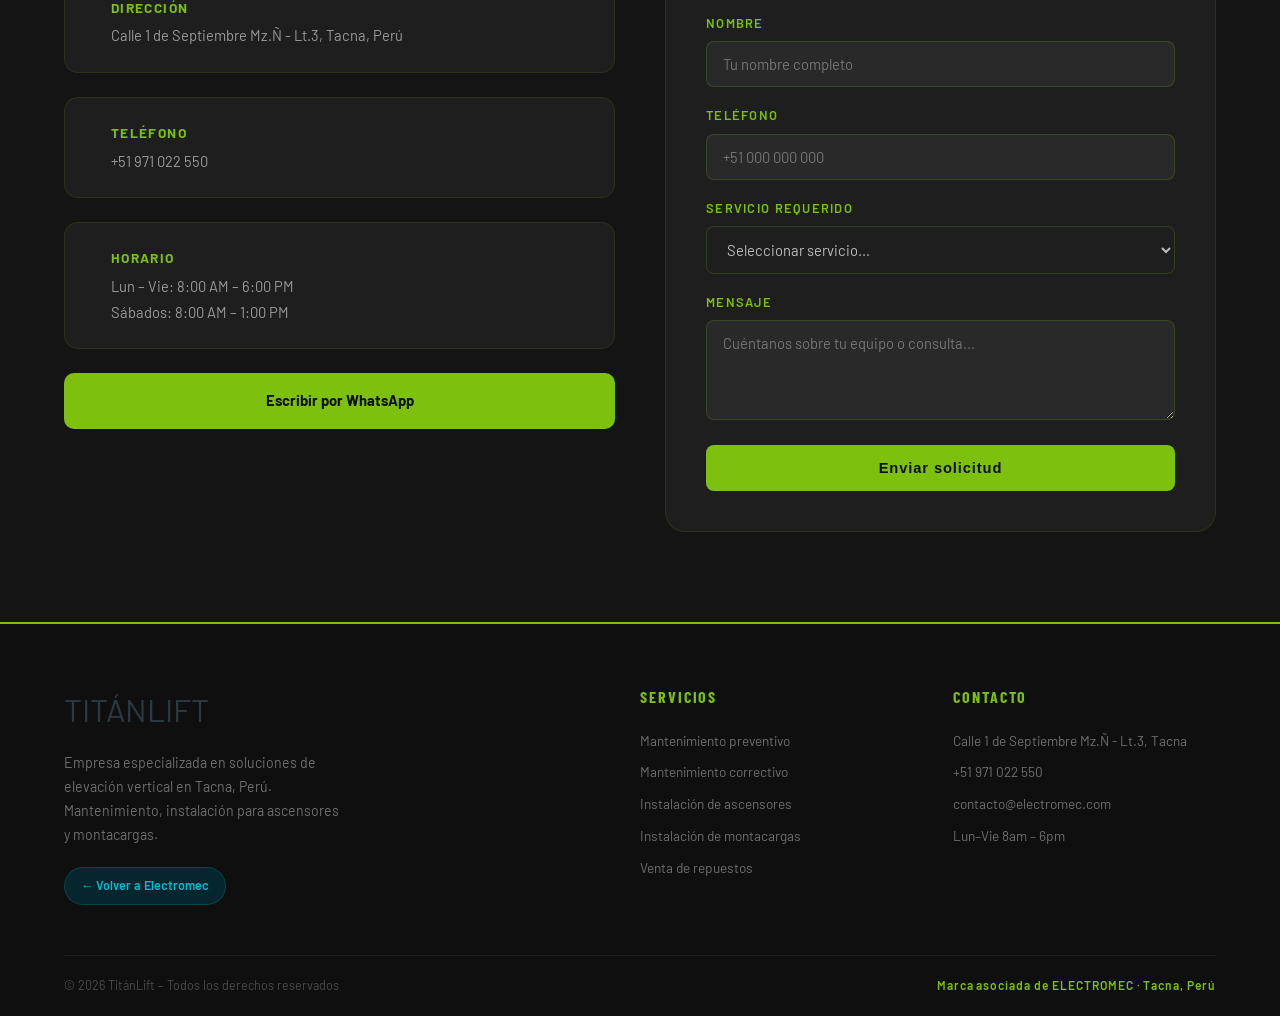
<file: Frontend_fixed/titanlift.html>
<!DOCTYPE html>
<html lang="es">
<head>
    <meta name="viewport" content="width=device-width, initial-scale=1.0">
    <meta charset="UTF-8">
    <meta name="viewport" content="width=device-width, initial-scale=1.0">
    <title>TITÁN LIFT | Soluciones en Elevación Vertical – Tacna, Perú</title>
    <meta name="description" content="Titán Lift – Mantenimiento preventivo y correctivo de ascensores, venta e instalación de montacargas y repuestos. Tacna, Perú.">
    <link href="https://fonts.googleapis.com/css2?family=Barlow+Condensed:wght@400;600;700;900&family=Barlow:wght@300;400;500&display=swap" rel="stylesheet">
    <style>
        :root {
            --primary:   rgb(0, 54, 68);
            --primary-d: rgb(0, 35, 45);
            --primary-l: rgb(0, 75, 95);
            --cyan:      #00bcd4;
            --cyan-d:    #0097a7;
            --orange:    #ff5a1f;
            --light:     #f2f5f6;
            --gray:      #607080;
            /* TitánLift */
            --tl-green:  #7dc10e;
            --tl-green-d:#5e9a00;
            --tl-green-l:#a8e033;
            --tl-black:  #0f0f0f;
            --tl-dark:   #141414;
            --tl-dark2:  #1e1e1e;
        }
        *, *::before, *::after { margin:0; padding:0; box-sizing:border-box; }
        html { scroll-behavior:smooth; }
        body { font-family:'Barlow',sans-serif; line-height:1.6; background:#fff; color:#2a3a40; overflow-x:hidden; }
        img  { display:block; max-width:100%; }
        a    { text-decoration:none; color:inherit; }
        .container { width:90%; max-width:1280px; margin:0 auto; }

        .anim { opacity:0; transform:translateY(28px); transition:opacity .6s ease, transform .6s ease; }
        .anim.visible { opacity:1; transform:translateY(0); }
        .anim-delay-1 { transition-delay:.07s; }
        .anim-delay-2 { transition-delay:.14s; }
        .anim-delay-3 { transition-delay:.21s; }
        .anim-delay-4 { transition-delay:.28s; }
        .anim-delay-5 { transition-delay:.35s; }
        .anim-delay-6 { transition-delay:.42s; }

        /* ══ HEADER ══════════════════════════════════ */
        .header {
            background: var(--tl-black);
            position: sticky; top:0; z-index:1000;
            height: 70px; display:flex; align-items:center; justify-content:space-between;
            padding: 0 48px;
            box-shadow: 0 2px 20px rgba(0,0,0,.5);
            border-bottom: 2px solid var(--tl-green);
        }
       .logo-area {
        display: flex;
        flex-direction: column; /* 👈 clave: vertical */
        align-items: center;    /* centra */
        justify-content: center;
        gap: 2px;
        }

        .logo-area img {
        height: 39px; /* ajusta tamaño del logo */
        }

        .logo-area .by {
        font-size: .65rem;
        color: rgba(255,255,255,.35);
        letter-spacing: .12em;
        text-align: center;
        margin-top: 2px;
        }

        .nav-links { display:flex; gap:30px; list-style:none; }
        .nav-links a {
            color:rgba(255,255,255,.6); font-size:.82rem; font-weight:500;
            letter-spacing:.1em; text-transform:uppercase; transition:color .25s;
            position:relative; padding-bottom:2px;
        }
        .nav-links a::after { content:''; position:absolute; bottom:-2px; left:0; width:0; height:2px; background:var(--tl-green); transition:width .3s; }
        .nav-links a:hover, .nav-links a.activo { color:white; }
        .nav-links a:hover::after, .nav-links a.activo::after { width:100%; }

        .nav-electromec {
            background: rgba(0,54,68,.7);
            color: var(--cyan) !important;
            padding: 5px 14px !important;
            border-radius: 20px !important;
            border: 1px solid rgba(0,188,212,.3);
            font-weight: 700 !important;
        }
        .nav-electromec:hover { background: var(--primary) !important; color: white !important; }
        .nav-electromec::after { display:none !important; }

        .menu-boton {
            background: var(--tl-green); color: var(--tl-black);
            padding:9px 22px; border-radius:30px; cursor:pointer;
            font-weight:700; font-size:.82rem; letter-spacing:.08em;
            transition:background .3s; border:none;
        }
        .menu-boton:hover { background: var(--tl-green-l); }

        /* ══ PANEL MENÚ LATERAL ══════════════════════ */
        .menu-overlay { display:none; position:fixed; inset:0; background:rgba(0,0,0,.65); z-index:9998; backdrop-filter:blur(3px); }
        .menu-overlay.activo { display:block; }
        .panel-menu { position:fixed; top:0; right:-100%; width:100%; height:100%; display:flex; z-index:9999; transition:right .5s cubic-bezier(.4,0,.2,1); }
        .panel-menu.activo { right:0; }

        .menu-visual { flex:1; display:grid; grid-template-rows:repeat(3,1fr); overflow:hidden; }
        .menu-visual-item { position:relative; overflow:hidden; cursor:pointer; }
        .menu-visual-item img { width:100%; height:100%; object-fit:cover; transition:transform .5s; filter:brightness(.55); }
        .menu-visual-item:hover img { transform:scale(1.06); filter:brightness(.75); }
        .menu-visual-label {
            position:absolute; bottom:18px; left:22px;
            font-family:'Barlow Condensed',sans-serif; font-size:1.4rem; font-weight:900;
            color:white; text-transform:uppercase; letter-spacing:.06em;
            text-shadow:0 2px 8px rgba(0,0,0,.5);
            display:flex; align-items:center; gap:10px;
        }
        .menu-visual-label::before { content:''; width:28px; height:3px; background:var(--tl-green); display:block; }

        .menu-nav { width:420px; flex-shrink:0; background:var(--tl-dark); display:flex; flex-direction:column; padding:32px 40px 36px; overflow-y:auto; }
        .menu-nav-top { display:flex; justify-content:flex-end; margin-bottom:40px; }
        .cerrar-menu { display:flex; align-items:center; gap:8px; background:rgba(255,255,255,.07); border:none; cursor:pointer; padding:10px 20px; border-radius:30px; font-family:'Barlow',sans-serif; font-size:.82rem; font-weight:700; color:white; letter-spacing:.08em; transition:background .3s; }
        .cerrar-menu:hover { background:var(--tl-green); color:var(--tl-black); }

        .menu-nav-links { flex:1; display:flex; flex-direction:column; justify-content:center; gap:6px; }
        .menu-nav-link {
            font-family:'Barlow Condensed',sans-serif; font-size:2.8rem; font-weight:900;
            color:rgba(255,255,255,.3); text-transform:uppercase; letter-spacing:.02em; line-height:1.1;
            display:flex; align-items:center; gap:12px; padding:6px 0;
            opacity:0; transform:translateX(20px);
            transition:color .25s, transform .4s ease, opacity .4s ease;
        }
        .menu-nav-link::before { content:'▶'; font-size:1rem; color:var(--tl-green); opacity:0; transform:translateX(-8px); transition:opacity .25s, transform .25s; }
        .menu-nav-link:hover { color:var(--tl-green); transform:translateX(6px) !important; }
        .menu-nav-link:hover::before, .menu-nav-link.activo::before { opacity:1; transform:translateX(0); }
        .menu-nav-link.activo { color:var(--tl-green); }
        .panel-menu.activo .menu-nav-link { opacity:1; transform:translateX(0); }
        .panel-menu.activo .menu-nav-link:nth-child(1) { transition-delay:.10s; }
        .panel-menu.activo .menu-nav-link:nth-child(2) { transition-delay:.17s; }
        .panel-menu.activo .menu-nav-link:nth-child(3) { transition-delay:.24s; }
        .panel-menu.activo .menu-nav-link:nth-child(4) { transition-delay:.31s; }
        .panel-menu.activo .menu-nav-link:nth-child(5) { transition-delay:.38s; }

        .menu-nav-cta { margin-top:32px; }
        .btn-menu-cta { display:block; text-align:center; background:var(--tl-green); color:var(--tl-black); padding:15px 30px; border-radius:8px; font-weight:700; font-size:.88rem; letter-spacing:.1em; text-transform:uppercase; margin-bottom:20px; transition:background .3s; }
        .btn-menu-cta:hover { background:var(--tl-green-l); }
        .menu-nav-contact { font-size:.8rem; color:rgba(255,255,255,.4); line-height:1.8; }
        .menu-nav-contact a { color:rgba(255,255,255,.4); transition:color .3s; display:block; }
        .menu-nav-contact a:hover { color:var(--tl-green); }
        .menu-nav-social { display:flex; gap:10px; margin-top:12px; }
        .social-btn { width:34px; height:34px; background:rgba(255,255,255,.08); border-radius:50%; display:flex; align-items:center; justify-content:center; font-size:.85rem; font-weight:700; color:white; transition:background .3s,color .3s; }
        .social-btn:hover { background:var(--tl-green); color:var(--tl-black); }
        @media(max-width:768px){ .menu-visual{display:none;} .menu-nav{width:100%;} .menu-nav-link{font-size:2.2rem;} }

        /* ══ HERO ════════════════════════════════════ */
        .hero {
            background: var(--tl-black);
            padding: 0;
            position: relative; overflow: hidden;
            min-height: 88vh;
            display: flex; align-items: center;
        }
        .hero-bg {
            position:absolute; inset:0;
            background: linear-gradient(135deg, #000 0%, #1a2a00 40%, #3d6600 70%, var(--tl-green) 100%);
            opacity:.85;
        }
        .hero-grid {
            position:absolute; inset:0;
            background-image:
                repeating-linear-gradient(90deg, rgba(125,193,14,.04) 0, rgba(125,193,14,.04) 1px, transparent 1px, transparent 70px),
                repeating-linear-gradient(0deg,  rgba(125,193,14,.04) 0, rgba(125,193,14,.04) 1px, transparent 1px, transparent 70px);
        }
        .hero-orb {
            position:absolute; right:-150px; top:-150px;
            width:600px; height:600px; border-radius:50%;
            background: radial-gradient(circle, rgba(125,193,14,.2) 0%, transparent 65%);
        }
        .hero-orb2 {
            position:absolute; left:-100px; bottom:-100px;
            width:400px; height:400px; border-radius:50%;
            background: radial-gradient(circle, rgba(125,193,14,.1) 0%, transparent 65%);
        }
        .hero-inner { position:relative; z-index:2; display:flex; align-items:center; justify-content:space-between; flex-wrap:wrap; gap:60px; padding: 120px 0 100px; }
        .hero-texto { max-width:620px; }
        .hero-eyebrow {
            font-size:.75rem; letter-spacing:.25em; text-transform:uppercase;
            color: var(--tl-green); font-weight:600; margin-bottom:20px;
            display:flex; align-items:center; gap:12px;
        }
        .hero-eyebrow::before { content:''; width:40px; height:2px; background:var(--tl-green); }
        .hero-texto h1 {
            font-family:'Barlow Condensed',sans-serif;
            font-size: clamp(4rem,9vw,7.5rem);
            font-weight:900; line-height:.88;
            text-transform:uppercase; color:white; letter-spacing:.02em;
        }
        .hero-texto h1 .verde { color:var(--tl-green); }
        .hero-texto h1 .blanco { color:white; }
        .hero-sub {
            margin-top:24px; font-size:1.08rem;
            color:rgba(255,255,255,.6); font-weight:300;
            max-width:500px; line-height:1.75;
        }
        .hero-btns { display:flex; gap:16px; margin-top:38px; flex-wrap:wrap; }
        .btn-hero-principal {
            background: var(--tl-green); color: var(--tl-black);
            padding: 16px 38px; border-radius: 40px;
            font-weight:700; font-size:.95rem; letter-spacing:.06em;
            transition: background .3s, transform .2s;
            box-shadow: 0 6px 24px rgba(125,193,14,.35);
        }
        .btn-hero-principal:hover { background:var(--tl-green-l); transform:translateY(-2px); }
        .btn-hero-sec {
            background: transparent; color: white;
            padding: 16px 38px; border-radius: 40px;
            font-weight:600; font-size:.95rem; letter-spacing:.06em;
            border: 2px solid rgba(255,255,255,.25);
            transition: border-color .3s, background .3s;
        }
        .btn-hero-sec:hover { border-color:var(--tl-green); background:rgba(125,193,14,.08); }

        .hero-stats { display:flex; flex-direction:column; gap:28px; }
        .hero-stat-card {
            background: rgba(255,255,255,.05);
            border: 1px solid rgba(125,193,14,.2);
            border-radius: 14px; padding: 22px 28px;
            text-align:center; min-width:150px;
            backdrop-filter:blur(10px);
        }
        .hero-stat-num {
            font-family:'Barlow Condensed',sans-serif;
            font-size:2.8rem; font-weight:900;
            color:var(--tl-green); line-height:1;
        }
        .hero-stat-label {
            font-size:.68rem; letter-spacing:.15em;
            text-transform:uppercase; color:rgba(255,255,255,.4);
            margin-top:4px;
        }

        /* ══ FRANJA SERVICIOS RÁPIDOS ════════════════ */
        .franja-servicios {
            background: var(--tl-green);
            padding: 0;
        }
        .franja-inner {
            display:grid; grid-template-columns: repeat(3,1fr);
        }
        .franja-item {
            padding: 26px 28px;
            display:flex; align-items:center; gap:14px;
            border-right: 1px  rgba(0,0,0,.15);
            cursor:default;
            transition: background .25s;
        }
        .franja-item:last-child { border-right:none; }
        .franja-item:hover { background: var(--tl-green-d); }
        .franja-icon { font-size:1.8rem; flex-shrink:0; }
        .franja-texto strong {
            display:block;
            font-family:'Barlow Condensed',sans-serif;
            font-size:1rem; font-weight:700; text-transform:uppercase;
            color:var(--tl-black); letter-spacing:.04em;
        }
        .franja-texto span {
            font-size:.78rem; color:rgba(0,0,0,.6);
        }

        /* ══ SECCIÓN SERVICIOS ═══════════════════════ */
        .servicios { background: var(--tl-dark); padding: 100px 0; }
        .sec-header { text-align:center; margin-bottom:60px; }
        .sec-tag {
            display:inline-block;
            background: rgba(125,193,14,.15); color:var(--tl-green);
            font-size:.68rem; font-weight:700; letter-spacing:.2em; text-transform:uppercase;
            padding:6px 18px; border-radius:20px; margin-bottom:16px;
            border: 1px solid rgba(125,193,14,.3);
        }
        .sec-header h2 {
            font-family:'Barlow Condensed',sans-serif;
            font-size:clamp(2rem,4.5vw,3.5rem); font-weight:900;
            color:white; text-transform:uppercase; letter-spacing:.03em;
        }
        .sec-header h2 span { color:var(--tl-green); }
        .sec-header p { margin-top:14px; color:rgba(255,255,255,.5); font-size:.97rem; max-width:540px; margin-left:auto; margin-right:auto; }

        .servicios-grid {
            display:grid; grid-template-columns:repeat(2,1fr); gap:20px;
        }
        /* ── SERV CARD rediseño: imagen fija + info desplegable ── */
        .serv-card {
            background: var(--tl-dark2);
            border: 1px solid rgba(125,193,14,.12);
            border-radius: 20px;
            overflow: hidden;
            transition: border-color .3s, transform .3s, box-shadow .3s;
            position: relative;
        }
        .serv-card::after {
            content:''; position:absolute;
            bottom:0; left:0; right:0; height:3px;
            background: linear-gradient(90deg, var(--tl-green), var(--tl-green-l));
            transform: scaleX(0); transform-origin:left;
            transition: transform .4s ease;
        }
        .serv-card:hover { border-color:rgba(125,193,14,.35); transform:translateY(-5px); box-shadow:0 20px 50px rgba(0,0,0,.4); }
        .serv-card:hover::after { transform:scaleX(1); }

        /* imagen cuadrada siempre visible */
        .serv-img-fixed {
            width: 100%;
            height: 190px;
            overflow: hidden;
        }
        .serv-img-fixed img {
            width: 150%;
            height: 100%;
            object-fit: cover;
            transition: transform 0.5s ease;
            display: block;
        }
        .serv-card:hover .serv-img-fixed img { transform: scale(1.06); }

        /* cabecera del card: título + botón toggle */
        .serv-header {
            display: flex; align-items: center; justify-content: space-between;
            padding: 22px 28px 16px;
            cursor: pointer;
            gap: 14px;
        }
        .serv-header h3 {
            font-family:'Barlow Condensed',sans-serif;
            font-size:1.3rem; font-weight:700; text-transform:uppercase;
            color:white; letter-spacing:.04em; line-height:1.2;
            flex: 1;
        }
        .serv-toggle-btn {
            width: 36px; height: 36px; flex-shrink: 0;
            border-radius: 50%;
            background: rgba(125,193,14,.12);
            border: 1px solid rgba(125,193,14,.3);
            color: var(--tl-green);
            display: flex; align-items: center; justify-content: center;
            font-size: 1rem; font-weight: 700;
            cursor: pointer;
            transition: background .25s, color .25s, transform .35s ease;
            user-select: none;
        }
        .serv-header:hover .serv-toggle-btn { background: var(--tl-green); color: var(--tl-black); }
        .serv-card.abierto .serv-toggle-btn { transform: rotate(45deg); background: var(--tl-green); color: var(--tl-black); }

        /* contenido desplegable */
        .serv-body {
            max-height: 0;
            overflow: hidden;
            transition: max-height .55s cubic-bezier(.4,0,.2,1), padding .35s ease;
            padding: 0 28px;
        }
        .serv-card.abierto .serv-body {
            max-height: 600px;
            padding: 0 28px 28px;
        }
        .serv-body p { color:rgba(255,255,255,.55); font-size:.93rem; line-height:1.75; margin-bottom:16px; }
        .serv-lista { list-style:none; display:flex; flex-direction:column; gap:8px; margin-bottom: 20px; }
        .serv-lista li {
            font-size:.85rem; color:rgba(255,255,255,.5);
            display:flex; align-items:center; gap:8px;
        }
        .serv-lista li::before { content:'✓'; color:var(--tl-green); font-weight:700; }

        /* ══ SECCIÓN PROCESO ═════════════════════════ */
        .proceso { background: var(--tl-black); padding: 100px 0; }
        .proceso-steps {
            display:grid; grid-template-columns:repeat(4,1fr); gap:0;
            margin-top:60px; position:relative;
        }
        .proceso-steps::before {
            content:''; position:absolute;
            top:36px; left:12.5%; right:12.5%; height:2px;
            background: linear-gradient(90deg, var(--tl-green), var(--tl-green-l), var(--tl-green));
            z-index:0;
        }
        .paso {
            text-align:center; padding:0 20px;
            position:relative; z-index:1;
        }
        .paso-num {
            width:72px; height:72px; border-radius:50%;
            background: var(--tl-green); color:var(--tl-black);
            font-family:'Barlow Condensed',sans-serif;
            font-size:1.8rem; font-weight:900;
            display:flex; align-items:center; justify-content:center;
            margin:0 auto 20px; box-shadow:0 0 0 6px rgba(125,193,14,.15);
            transition: transform .3s, box-shadow .3s;
        }
        .paso:hover .paso-num { transform:scale(1.1); box-shadow:0 0 0 10px rgba(125,193,14,.2); }
        .paso h4 {
            font-family:'Barlow Condensed',sans-serif;
            font-size:1.1rem; font-weight:700; text-transform:uppercase;
            color:white; letter-spacing:.04em; margin-bottom:8px;
        }
        .paso p { font-size:.85rem; color:rgba(255,255,255,.45); line-height:1.6; }

        /* ══ SECCIÓN CATÁLOGO ════════════════════════ */
        .catalogo { background: var(--tl-dark); padding: 100px 0; }
        .productos-grid {
            display:grid; grid-template-columns:repeat(3,1fr); gap:22px;
            margin-top:50px;
        }
        .prod-card {
            background: var(--tl-dark2);
            border: 1px solid rgba(125,193,14,.1);
            border-radius:16px; overflow:hidden;
            transition: transform .3s, box-shadow .3s, border-color .3s;
        }
        .prod-card:hover { transform:translateY(-6px); box-shadow:0 20px 50px rgba(0,0,0,.4); border-color:rgba(125,193,14,.35); }
        .prod-img {
            height:180px;
            background: linear-gradient(135deg, #1a2a00, #3d6600);
            display:flex; align-items:center; justify-content:center;
            font-size:3.5rem; position:relative;
        }
        .prod-badge-nuevo {
            position:absolute; top:12px; right:12px;
            background: var(--tl-green); color:var(--tl-black);
            font-size:.6rem; font-weight:700; letter-spacing:.1em; text-transform:uppercase;
            padding:4px 10px; border-radius:20px;
        }
        .prod-body { padding:24px; }
        .prod-body h4 {
            font-family:'Barlow Condensed',sans-serif;
            font-size:1.2rem; font-weight:700; text-transform:uppercase;
            color:white; letter-spacing:.04em; margin-bottom:8px;
        }
        .prod-body p { font-size:.87rem; color:rgba(255,255,255,.5); line-height:1.6; margin-bottom:16px; }
        .prod-tag {
            display:inline-block;
            background:rgba(125,193,14,.1); color:var(--tl-green);
            font-size:.68rem; font-weight:600; letter-spacing:.1em; text-transform:uppercase;
            padding:3px 10px; border-radius:20px; margin-bottom:18px;
            border:1px solid rgba(125,193,14,.2);
        }
        .btn-cotizar-tl {
            width:100%;
            background: var(--tl-green); color:var(--tl-black);
            padding:12px 20px; border-radius:8px;
            font-weight:700; font-size:.85rem; letter-spacing:.06em;
            border:none; cursor:pointer;
            transition: background .25s, transform .2s;
            text-align:center; display:block;
        }
        .btn-cotizar-tl:hover { background:var(--tl-green-l); transform:scale(1.02); }

        /* ══ CTA CENTRAL ═════════════════════════════ */
        .cta-central {
            background: linear-gradient(135deg, #2d4f00 0%, var(--tl-green) 60%, var(--tl-green-l) 100%);
            padding: 90px 0;
            text-align:center; position:relative; overflow:hidden;
        }
        .cta-central::before {
            content:''; position:absolute; inset:0;
            background-image:
                repeating-linear-gradient(90deg, rgba(0,0,0,.06) 0, rgba(0,0,0,.06) 1px, transparent 1px, transparent 60px),
                repeating-linear-gradient(0deg,  rgba(0,0,0,.06) 0, rgba(0,0,0,.06) 1px, transparent 1px, transparent 60px);
        }
        .cta-central-inner { position:relative; z-index:1; }
        .cta-central h2 {
            font-family:'Barlow Condensed',sans-serif;
            font-size:clamp(2.5rem,6vw,5rem); font-weight:900;
            text-transform:uppercase; color:var(--tl-black);
            line-height:.95; margin-bottom:20px;
        }
        .cta-central p { font-size:1.05rem; color:rgba(0,0,0,.65); max-width:520px; margin:0 auto 40px; }
        .cta-btns { display:flex; gap:16px; justify-content:center; flex-wrap:wrap; }
        .btn-cta-negro {
            background: var(--tl-black); color:var(--tl-green);
            padding:16px 40px; border-radius:40px;
            font-weight:700; font-size:.95rem; letter-spacing:.06em;
            transition:background .3s, transform .2s;
            box-shadow:0 6px 24px rgba(0,0,0,.3);
        }
        .btn-cta-negro:hover { background:#222; transform:translateY(-2px); }
        .btn-cta-outline {
            background:transparent; color:var(--tl-black);
            padding:16px 40px; border-radius:40px;
            font-weight:600; font-size:.95rem; letter-spacing:.06em;
            border:2px solid rgba(0,0,0,.3);
            transition:background .3s;
        }
        .btn-cta-outline:hover { background:rgba(0,0,0,.1); }

        /* ══ FOOTER ══════════════════════════════════ */
        .footer { background: var(--tl-black); border-top: 2px solid var(--tl-green); padding:60px 0 0; }
        .footer-grid { display:grid; grid-template-columns:2fr 1fr 1fr; gap:50px; margin-bottom:50px; }
        .footer-brand .logo-tl { font-size:2rem; margin-bottom:16px; display:block; }
        .footer-brand p { font-size:.88rem; color:rgba(255,255,255,.4); line-height:1.7; max-width:280px; }
        .footer-brand .footer-electromec {
            margin-top:20px; display:inline-flex; align-items:center; gap:8px;
            background:rgba(0,54,68,.6); color:var(--cyan);
            padding:8px 16px; border-radius:20px; font-size:.78rem; font-weight:600;
            border:1px solid rgba(0,188,212,.2);
            transition:background .3s;
        }
        .footer-brand .footer-electromec:hover { background:rgba(0,54,68,.9); }
        .footer-col h4 {
            font-family:'Barlow Condensed',sans-serif; font-size:1rem; font-weight:700;
            text-transform:uppercase; letter-spacing:.12em;
            color:var(--tl-green); margin-bottom:20px;
        }
        .footer-col a, .footer-col p {
            display:block; font-size:.85rem;
            color:rgba(255,255,255,.4); margin-bottom:10px;
            transition:color .25s;
        }
        .footer-col a:hover { color:var(--tl-green); }
        .footer-bottom {
            border-top:1px solid rgba(255,255,255,.06);
            padding:20px 0;
            display:flex; justify-content:space-between; align-items:center; flex-wrap:wrap; gap:10px;
        }
        .footer-bottom span { font-size:.78rem; color:rgba(255,255,255,.25); }
        .footer-bottom .tl-badge {
            font-size:.75rem; color:var(--tl-green); font-weight:600; letter-spacing:.08em;
        }

        /* ══ WHATSAPP ═════════════════════════════════ */
        .whatsapp {
            position:fixed; bottom:28px; right:28px; z-index:900;
            width:58px; height:58px; border-radius:50%;
            background: #25D366;
            display:flex; align-items:center; justify-content:center;
            box-shadow:0 4px 20px rgba(37,211,102,.4);
            transition:transform .25s;
        }
        .whatsapp:hover { transform:scale(1.1); }
        .whatsapp svg { width:30px; height:30px; fill:white; }

        /* ══ RESPONSIVE ══════════════════════════════ */
        @media(max-width:1024px){
            .franja-inner { grid-template-columns:repeat(3,1fr); }
            .servicios-grid { grid-template-columns:1fr; }
            .proceso-steps { grid-template-columns:repeat(2,1fr); gap:40px; }
            .proceso-steps::before { display:none; }
            .productos-grid { grid-template-columns:repeat(2,1fr); }
        }
        @media(max-width:768px){
            .header { padding:0 16px; }
            .nav-links { display:none; }
            .franja-inner { grid-template-columns:1fr; }
            .hero-stats { flex-direction:row; flex-wrap:wrap; justify-content:center; }
            .hero-stat-card { min-width:130px; }
            .proceso-steps { grid-template-columns:1fr; }
            .productos-grid { grid-template-columns:1fr; }
            .footer-grid { grid-template-columns:1fr; gap:30px; }
            .footer-bottom { flex-direction:column; text-align:center; gap:8px; }
            /* Hero */
            .hero { min-height:auto; padding:80px 0 60px; }
            .hero-inner { flex-direction:column; text-align:center; }
            .hero h1 { font-size:clamp(3rem,12vw,5rem); }
            .hero-btns { justify-content:center; }
            /* Contacto */
            .contacto-grid { grid-template-columns:1fr; gap:40px; }
            /* CTA */
            .cta-central-inner { flex-direction:column; text-align:center; gap:20px; }
        }
        @media(max-width:480px){
            .franja-inner { grid-template-columns:1fr; }
            .hero-stats { gap:10px; }
            .hero-stat-card { min-width:100px; padding:14px; }
            .productos-grid { grid-template-columns:1fr; }
            .whatsapp { bottom:16px; right:16px; width:50px; height:50px; }
        }
    </style>
    <!-- Open Graph / WhatsApp -->
    <meta property="og:type"        content="website">
    <meta property="og:url"         content="https://electromec.pe/titanlift.html">
    <meta property="og:title"       content="ELECTROMEC – Soluciones Eléctricas Industriales">
    <meta property="og:description" content="Especialistas en instalaciones eléctricas, tableros industriales, ascensores y mantenimiento en Tacna, Perú.">
    <meta property="og:image"       content="img/carrusel1.jpg">
    <meta property="og:locale"      content="es_PE">
</head>
<body>
<!-- HEADER -->
<header class="header">
    <a href="titanlift.html" class="logo-area">
        <img src="img/TITANLIFTS-removebg-preview.png" alt="TitanLift" loading="lazy">
        <small class="by">Tacna - Perú</small>
    </a>
    <ul class="nav-links">
        <li><a href="#servicios" class="activo">Servicios</a></li>
        <li><a href="#proceso">Cómo trabajamos</a></li>
        <li><a href="#contacto">Contacto</a></li>
        <li><a href="index.html"><img src="img/seccionele.png" alt="Electromec" style="height:22px;vertical-align:middle;" loading="lazy"></a></li>
    </ul>
    <div class="menu-boton" onclick="abrirMenu()">MENU</div>
</header>

<div class="menu-overlay" id="menuOverlay" onclick="cerrarMenu()"></div>

<!-- PANEL MENÚ LATERAL -->
<div id="panelMenu" class="panel-menu">
    <div class="menu-visual">
        <div class="menu-visual-item" onclick="location.href='#servicios'; cerrarMenu()">
            <img src="img/ascensores-electricos.webp" alt="Ascensores" onerror="this.src='img/carrusel1.jpg'" loading="lazy">
            <div class="menu-visual-label">Servicios</div>
        </div>
        <div class="menu-visual-item" onclick="location.href='#catalogo'; cerrarMenu()">
            <img src="img/Montacarga-Ascensores-Paez.jpg" alt="Montacargas" onerror="this.src='img/carrusel2.jpg'" loading="lazy">
            <div class="menu-visual-label">Productos</div>
        </div>
        <div class="menu-visual-item" onclick="location.href='index.html'">
            <img src="img/carrusel3.jpeg" alt="Electromec" onerror="this.src='img/carrusel1.jpg'" loading="lazy">
            <div class="menu-visual-label">Electromec</div>
        </div>
    </div>
    <div class="menu-nav">
        <div class="menu-nav-top">
            <button class="cerrar-menu" onclick="cerrarMenu()">Cerrar</button>
        </div>
        <nav class="menu-nav-links">
            <a href="#servicios"  class="menu-nav-link activo" onclick="cerrarMenu()">Servicios</a>
            <a href="#proceso"    class="menu-nav-link" onclick="cerrarMenu()">Proceso</a>
            <a href="#contacto"   class="menu-nav-link" onclick="cerrarMenu()">Contacto</a>
            <a href="nosotros.html" class="menu-nav-link">Nosotros</a>
            <a href="index.html" class="menu-nav-link">Electromec</a>
        </nav>
        <div class="menu-nav-cta">
            <a href="https://wa.me/51971022550?text=Hola,%20quiero%20información%20sobre%20TitánLift" target="_blank" class="btn-menu-cta"> Contactar por WhatsApp</a>
            <div class="menu-nav-contact">
                <a href="tel:+51971022550">+51 971 022 550</a>
                <a href="mailto:contacto@electromec.com">contacto@electromec.com</a>
            </div>
            <div class="menu-nav-social">
                <a href="#" class="social-btn">f</a>
                <a href="#" class="social-btn">in</a>
                <a href="https://wa.me/51971022550" target="_blank" class="social-btn">wa</a>
            </div>
        </div>
    </div>
</div>

<!-- HERO -->
<section class="hero">
    <div class="hero-bg"></div>
    <div class="hero-grid"></div>
    <div class="hero-orb"></div>
    <div class="hero-orb2"></div>
    <div class="container">
        <div class="hero-inner">
            <div class="hero-texto">
                <p class="hero-eyebrow anim">Tacna, Perú · Elevación Vertical</p>
                <h1 class="anim anim-delay-1">
                    <span class="verde">TITAN</span><br>
                    <span class="blanco">LIFT</span>
                </h1>
                <p class="hero-sub anim anim-delay-2">Marca especializada en sistemas de elevación vertical. Ofrecemos servicios de mantenimiento preventivo y correctivo, además de la venta e instalación de ascensores y montacargas. 
                Brindamos soluciones para el sector industrial y residencial, con altos estándares de seguridad, calidad y eficiencia. </p>
                <div class="hero-btns anim anim-delay-3">
                    <a href="https://wa.me/51971022550?text=Hola,%20quiero%20una%20evaluación%20gratuita%20con%20TitánLift" target="_blank" class="btn-hero-principal"> Evaluación gratuita</a>
                    <a href="#servicios" class="btn-hero-sec">Ver servicios ↓</a>
                </div>
            </div>
            <div class="hero-stats anim anim-delay-2">
                <div class="hero-stat-card">
                    <div class="hero-stat-num">+150</div>
                    <div class="hero-stat-label">Equipos atendidos</div>
                </div>
                <div class="hero-stat-card">
                    <div class="hero-stat-num">24/7</div>
                    <div class="hero-stat-label">Soporte técnico</div>
                </div>
            </div>
        </div>
    </div>
</section>

<!-- FRANJA SERVICIOS RÁPIDOS -->
<div class="franja-servicios">
    <div class="franja-inner">
        <div class="franja-item">
            <span class="franja-icon"></span>
            <div class="franja-texto">
                <strong>Mantenimiento</strong>
                <span>Preventivo y correctivo</span>
            </div>
        </div>
        <div class="franja-item">
            <span class="franja-icon"></span>
            <div class="franja-texto">
                <strong>Ascensores</strong>
                <span>Venta e instalación</span>
            </div>
        </div>
        <div class="franja-item">
            <span class="franja-icon"></span>
            <div class="franja-texto">
                <strong>Montacargas</strong>
                <span>Venta e instalación</span>
            </div>
        </div>
    </div>
</div>

<!-- SERVICIOS -->
<section id="servicios" class="servicios">
    <div class="container">
        <div class="sec-header">
            <span class="sec-tag">Lo que hacemos</span>
            <h2>NUESTROS <span>SERVICIOS</span></h2>
            <p>Soluciones integrales en elevación vertical para cualquier tipo de proyecto, industria o edificio.</p>
        </div>
        <div class="servicios-grid">

            <div class="serv-card anim anim-delay-1">
                <div class="serv-img-fixed">
                    <img src="img/mantenimiento-preventivo.jpg" alt="Mantenimiento" loading="lazy">
                </div>
                <div class="serv-header" onclick="toggleServ(this)">
                    <h3>Mantenimiento Preventivo y Correctivo</h3>
                    <span class="serv-toggle-btn">+</span>
                </div>
                <div class="serv-body">
                    <p>Garantizamos la operación continua y segura de tus equipos de elevación mediante revisiones periódicas y atención inmediata ante fallas.</p>
                    <ul class="serv-lista">
                        <li>Revisión de sistemas eléctricos y mecánicos</li>
                        <li>Lubricación y ajuste de componentes</li>
                        <li>Diagnóstico y corrección de fallas</li>
                        <li>Informe técnico detallado post-servicio</li>
                    </ul>
                    <a href="https://wa.me/51971022550?text=Hola,%20quiero%20cotizar%20Mantenimiento" target="_blank" class="btn-cotizar-tl"> Cotizar por WhatsApp</a>
                </div>
            </div>

            <div class="serv-card anim anim-delay-2">
                <div class="serv-img-fixed">
                    <img src="img/instaladores-ascensores.webp" alt="Instalación de ascensores" loading="lazy">
                </div>
                <div class="serv-header" onclick="toggleServ(this)">
                    <h3>Venta e Instalación de Ascensores</h3>
                    <span class="serv-toggle-btn">+</span>
                </div>
                <div class="serv-body">
                    <p>Suministramos e instalamos ascensores para edificios residenciales, comerciales e industriales, adaptados a cada proyecto con todas las certificaciones.</p>
                    <ul class="serv-lista">
                        <li>Ascensores residenciales y comerciales</li>
                        <li>Instalación certificada y segura</li>
                        <li>Modernización de equipos existentes</li>
                        <li>Asesoría técnica personalizada</li>
                    </ul>
                    <a href="https://wa.me/51971022550?text=Hola,%20quiero%20cotizar%20un%20Ascensor" target="_blank" class="btn-cotizar-tl"> Cotizar por WhatsApp</a>
                </div>
            </div>
        </div>
    </div>
</section>

<!-- PROCESO -->
<section id="proceso" class="proceso">
    <div class="container">
        <div class="sec-header">
            <span class="sec-tag">Cómo trabajamos</span>
            <h2>NUESTRO <span>PROCESO</span></h2>
            <p>Un flujo claro y transparente desde el primer contacto hasta la entrega del servicio.</p>
        </div>
        <div class="proceso-steps">
            <div class="paso anim anim-delay-1">
                <div class="paso-num">01</div>
                <h4>Contacto</h4>
                <p>Nos escribes por WhatsApp o el formulario y un especialista responde en menos de 2 horas.</p>
            </div>
            <div class="paso anim anim-delay-2">
                <div class="paso-num">02</div>
                <h4>Diagnóstico</h4>
                <p>Visitamos el lugar y evaluamos el equipo sin costo. Identificamos el problema o necesidad.</p>
            </div>
            <div class="paso anim anim-delay-3">
                <div class="paso-num">03</div>
                <h4>Propuesta</h4>
                <p>Te entregamos una cotización detallada con tiempo de ejecución y garantía incluida.</p>
            </div>
            <div class="paso anim anim-delay-4">
                <div class="paso-num">04</div>
                <h4>Ejecución</h4>
                <p>Realizamos el trabajo con técnicos especializados y te hacemos seguimiento post-servicio.</p>
            </div>
        </div>
    </div>
</section>
<!-- CTA CENTRAL -->
<section class="cta-central">
    <div class="container">
        <div class="cta-central-inner anim">
            <h2>¿Tu equipo<br>necesita atención?</h2>
            <p>Un técnico especialista de TitánLift evaluará tu equipo de elevación sin costo. Respondemos en menos de 2 horas.</p>
            <div class="cta-btns">
                <a href="https://wa.me/51971022550?text=Hola,%20quiero%20una%20evaluación%20gratuita%20de%20mi%20equipo%20de%20elevación" target="_blank" class="btn-cta-negro"> WhatsApp ahora</a>
                <a href="#contacto" class="btn-cta-outline">Formulario de contacto</a>
            </div>
        </div>
    </div>
</section>

<!-- CONTACTO -->
<section id="contacto" style="background:var(--tl-dark); padding:90px 0;">
    <div class="container">
        <div class="sec-header">
            <span class="sec-tag">Contáctanos</span>
            <h2>ESCRÍBENOS <span>HOY</span></h2>
            <p>Nuestro equipo técnico está listo para atenderte y resolver cualquier consulta.</p>
        </div>
        <div style="display:grid; grid-template-columns:1fr 1fr; gap:50px; margin-top:50px; flex-wrap:wrap;">
            <!-- Datos -->
            <div class="anim" style="display:flex; flex-direction:column; gap:24px;">
                <div style="background:var(--tl-dark2); border:1px solid rgba(125,193,14,.12); border-radius:14px; padding:24px 28px; display:flex; gap:18px; align-items:flex-start;">
                    <span style="font-size:1.5rem;"></span>
                    <div>
                        <strong style="color:var(--tl-green); font-size:.85rem; letter-spacing:.1em; text-transform:uppercase; display:block; margin-bottom:4px;">Dirección</strong>
                        <span style="color:rgba(255,255,255,.55); font-size:.92rem;">Calle 1 de Septiembre Mz.Ñ - Lt.3, Tacna, Perú</span>
                    </div>
                </div>
                <div style="background:var(--tl-dark2); border:1px solid rgba(125,193,14,.12); border-radius:14px; padding:24px 28px; display:flex; gap:18px; align-items:flex-start;">
                    <span style="font-size:1.5rem;"></span>
                    <div>
                        <strong style="color:var(--tl-green); font-size:.85rem; letter-spacing:.1em; text-transform:uppercase; display:block; margin-bottom:4px;">Teléfono</strong>
                        <a href="tel:+51971022550" style="color:rgba(255,255,255,.55); font-size:.92rem;">+51 971 022 550</a>
                    </div>
                </div>
                <div style="background:var(--tl-dark2); border:1px solid rgba(125,193,14,.12); border-radius:14px; padding:24px 28px; display:flex; gap:18px; align-items:flex-start;">
                    <span style="font-size:1.5rem;"></span>
                    <div>
                        <strong style="color:var(--tl-green); font-size:.85rem; letter-spacing:.1em; text-transform:uppercase; display:block; margin-bottom:4px;">Horario</strong>
                        <span style="color:rgba(255,255,255,.55); font-size:.92rem;">Lun – Vie: 8:00 AM – 6:00 PM<br>Sábados: 8:00 AM – 1:00 PM</span>
                    </div>
                </div>
                <a href="https://wa.me/51971022550?text=Hola,%20quiero%20información%20sobre%20TitánLift" target="_blank" style="background:var(--tl-green); color:var(--tl-black); padding:16px 32px; border-radius:10px; font-weight:700; font-size:.92rem; text-align:center; transition:background .3s; display:block;">
                     Escribir por WhatsApp
                </a>
            </div>
            <!-- Formulario -->
            <div class="anim anim-delay-2" style="background:var(--tl-dark2); border:1px solid rgba(125,193,14,.12); border-radius:20px; padding:40px;">
                <form id="formTL" style="display:flex; flex-direction:column; gap:18px;">
                    <div>
                        <label style="display:block; font-size:.8rem; font-weight:600; letter-spacing:.1em; text-transform:uppercase; color:var(--tl-green); margin-bottom:8px;">Nombre</label>
                        <input type="text" placeholder="Tu nombre completo" required style="width:100%; background:rgba(255,255,255,.05); border:1px solid rgba(125,193,14,.2); border-radius:8px; padding:13px 16px; color:white; font-family:'Barlow',sans-serif; font-size:.92rem; outline:none; transition:border-color .25s;" onfocus="this.style.borderColor='var(--tl-green)'" onblur="this.style.borderColor='rgba(125,193,14,.2)'">
                    </div>
                    <div>
                        <label style="display:block; font-size:.8rem; font-weight:600; letter-spacing:.1em; text-transform:uppercase; color:var(--tl-green); margin-bottom:8px;">Teléfono</label>
                        <input type="tel" placeholder="+51 000 000 000" style="width:100%; background:rgba(255,255,255,.05); border:1px solid rgba(125,193,14,.2); border-radius:8px; padding:13px 16px; color:white; font-family:'Barlow',sans-serif; font-size:.92rem; outline:none; transition:border-color .25s;" onfocus="this.style.borderColor='var(--tl-green)'" onblur="this.style.borderColor='rgba(125,193,14,.2)'">
                    </div>
                    <div>
                        <label style="display:block; font-size:.8rem; font-weight:600; letter-spacing:.1em; text-transform:uppercase; color:var(--tl-green); margin-bottom:8px;">Servicio requerido</label>
                        <select required style="width:100%; background:var(--tl-dark2); border:1px solid rgba(125,193,14,.2); border-radius:8px; padding:13px 16px; color:rgba(255,255,255,.7); font-family:'Barlow',sans-serif; font-size:.92rem; outline:none;">
                            <option value="">Seleccionar servicio...</option>
                            <option>Mantenimiento preventivo</option>
                            <option>Mantenimiento correctivo</option>
                            <option>Instalación de ascensor</option>
                            <option>Instalación de montacarga</option>
                            <option>Venta de repuestos</option>
                        </select>
                    </div>
                    <div>
                        <label style="display:block; font-size:.8rem; font-weight:600; letter-spacing:.1em; text-transform:uppercase; color:var(--tl-green); margin-bottom:8px;">Mensaje</label>
                        <textarea rows="4" placeholder="Cuéntanos sobre tu equipo o consulta..." style="width:100%; background:rgba(255,255,255,.05); border:1px solid rgba(125,193,14,.2); border-radius:8px; padding:13px 16px; color:white; font-family:'Barlow',sans-serif; font-size:.92rem; outline:none; resize:vertical;" onfocus="this.style.borderColor='var(--tl-green)'" onblur="this.style.borderColor='rgba(125,193,14,.2)'"></textarea>
                    </div>
                    <button type="submit" style="background:var(--tl-green); color:var(--tl-black); padding:15px 30px; border-radius:8px; font-weight:700; font-size:.92rem; letter-spacing:.06em; border:none; cursor:pointer; transition:background .25s;">Enviar solicitud</button>
                    <div id="tlSuccess" style="display:none; background:rgba(125,193,14,.15); border:1px solid var(--tl-green); border-radius:8px; padding:14px; text-align:center; color:var(--tl-green); font-weight:600;"> ¡Mensaje enviado! Te contactaremos pronto.</div>
                </form>
            </div>
        </div>
    </div>
</section>

<!-- FOOTER -->
<footer class="footer">
    <div class="container">
        <div class="footer-grid">
            <div class="footer-brand">
                <span class="logo-tl"><span class="titan">TITÁN</span><span class="lift">LIFT</span></span>
                <p>Empresa especializada en soluciones de elevación vertical en Tacna, Perú. Mantenimiento, instalación para ascensores y montacargas.</p>
                <a href="index.html" class="footer-electromec">← Volver a Electromec</a>
            </div>
            <div class="footer-col">
                <h4>Servicios</h4>
                <a href="#servicios">Mantenimiento preventivo</a>
                <a href="#servicios">Mantenimiento correctivo</a>
                <a href="#servicios">Instalación de ascensores</a>
                <a href="#servicios">Instalación de montacargas</a>
                <a href="#catalogo">Venta de repuestos</a>
            </div>
            <div class="footer-col">
                <h4>Contacto</h4>
                <p> Calle 1 de Septiembre Mz.Ñ - Lt.3, Tacna</p>
                <p> +51 971 022 550</p>
                <p> contacto@electromec.com</p>
                <p> Lun–Vie 8am – 6pm</p>
            </div>
        </div>
        <div class="footer-bottom">
            <span>© 2026 TitánLift – Todos los derechos reservados</span>
            <span class="tl-badge"> Marca asociada de ELECTROMEC · Tacna, Perú</span>
        </div>
    </div>
</footer>

<!-- WHATSAPP FLOTANTE -->
<a href="https://wa.me/51971022550?text=Hola,%20quiero%20información%20sobre%20TitánLift" class="whatsapp" target="_blank">
    <svg viewBox="0 0 24 24" xmlns="http://www.w3.org/2000/svg"><path d="M17.472 14.382c-.297-.149-1.758-.867-2.03-.967-.273-.099-.471-.148-.67.15-.197.297-.767.966-.94 1.164-.173.199-.347.223-.644.075-.297-.15-1.255-.463-2.39-1.475-.883-.788-1.48-1.761-1.653-2.059-.173-.297-.018-.458.13-.606.134-.133.298-.347.446-.52.149-.174.198-.298.298-.497.099-.198.05-.371-.025-.52-.075-.149-.669-1.612-.916-2.207-.242-.579-.487-.5-.669-.51-.173-.008-.371-.01-.57-.01-.198 0-.52.074-.792.372-.272.297-1.04 1.016-1.04 2.479 0 1.462 1.065 2.875 1.213 3.074.149.198 2.096 3.2 5.077 4.487.709.306 1.262.489 1.694.625.712.227 1.36.195 1.871.118.571-.085 1.758-.719 2.006-1.413.248-.694.248-1.289.173-1.413-.074-.124-.272-.198-.57-.347z"/><path d="M12 0C5.373 0 0 5.373 0 12c0 2.122.549 4.116 1.508 5.856L0 24l6.335-1.493A11.955 11.955 0 0012 24c6.627 0 12-5.373 12-12S18.627 0 12 0zm0 21.818a9.808 9.808 0 01-5.206-1.49l-.374-.223-3.76.886.931-3.659-.244-.386A9.789 9.789 0 012.182 12C2.182 6.57 6.57 2.182 12 2.182S21.818 6.57 21.818 12 17.43 21.818 12 21.818z"/></svg>
</a>

<script>
    /* TOGGLE INFO SERVICIO */
    function toggleServ(header) {
        const card = header.closest('.serv-card');
        card.classList.toggle('abierto');
    }

    /* MENÚ */
    function abrirMenu() {
        document.getElementById('panelMenu').classList.add('activo');
        document.getElementById('menuOverlay').classList.add('activo');
        document.body.style.overflow = 'hidden';
    }
    function cerrarMenu() {
        document.getElementById('panelMenu').classList.remove('activo');
        document.getElementById('menuOverlay').classList.remove('activo');
        document.body.style.overflow = '';
    }
    document.addEventListener('keydown', e => { if (e.key === 'Escape') cerrarMenu(); });

    /* FORMULARIO */
    document.getElementById('formTL').addEventListener('submit', function(e) {
        e.preventDefault();
        const btn = this.querySelector('button[type="submit"]');
        btn.textContent = 'Enviando...'; btn.disabled = true;
        setTimeout(() => {
            document.getElementById('tlSuccess').style.display = 'block';
            btn.textContent = 'Enviar solicitud'; btn.disabled = false;
            this.reset();
            setTimeout(() => { document.getElementById('tlSuccess').style.display = 'none'; }, 4000);
        }, 1000);
    });

    /* ANIMACIONES SCROLL */
    const observer = new IntersectionObserver(
        entries => entries.forEach(e => { if (e.isIntersecting) e.target.classList.add('visible'); }),
        { threshold: 0.1 }
    );
    document.querySelectorAll('.anim').forEach(el => observer.observe(el));
</script>
</body>
</html>
</file>
